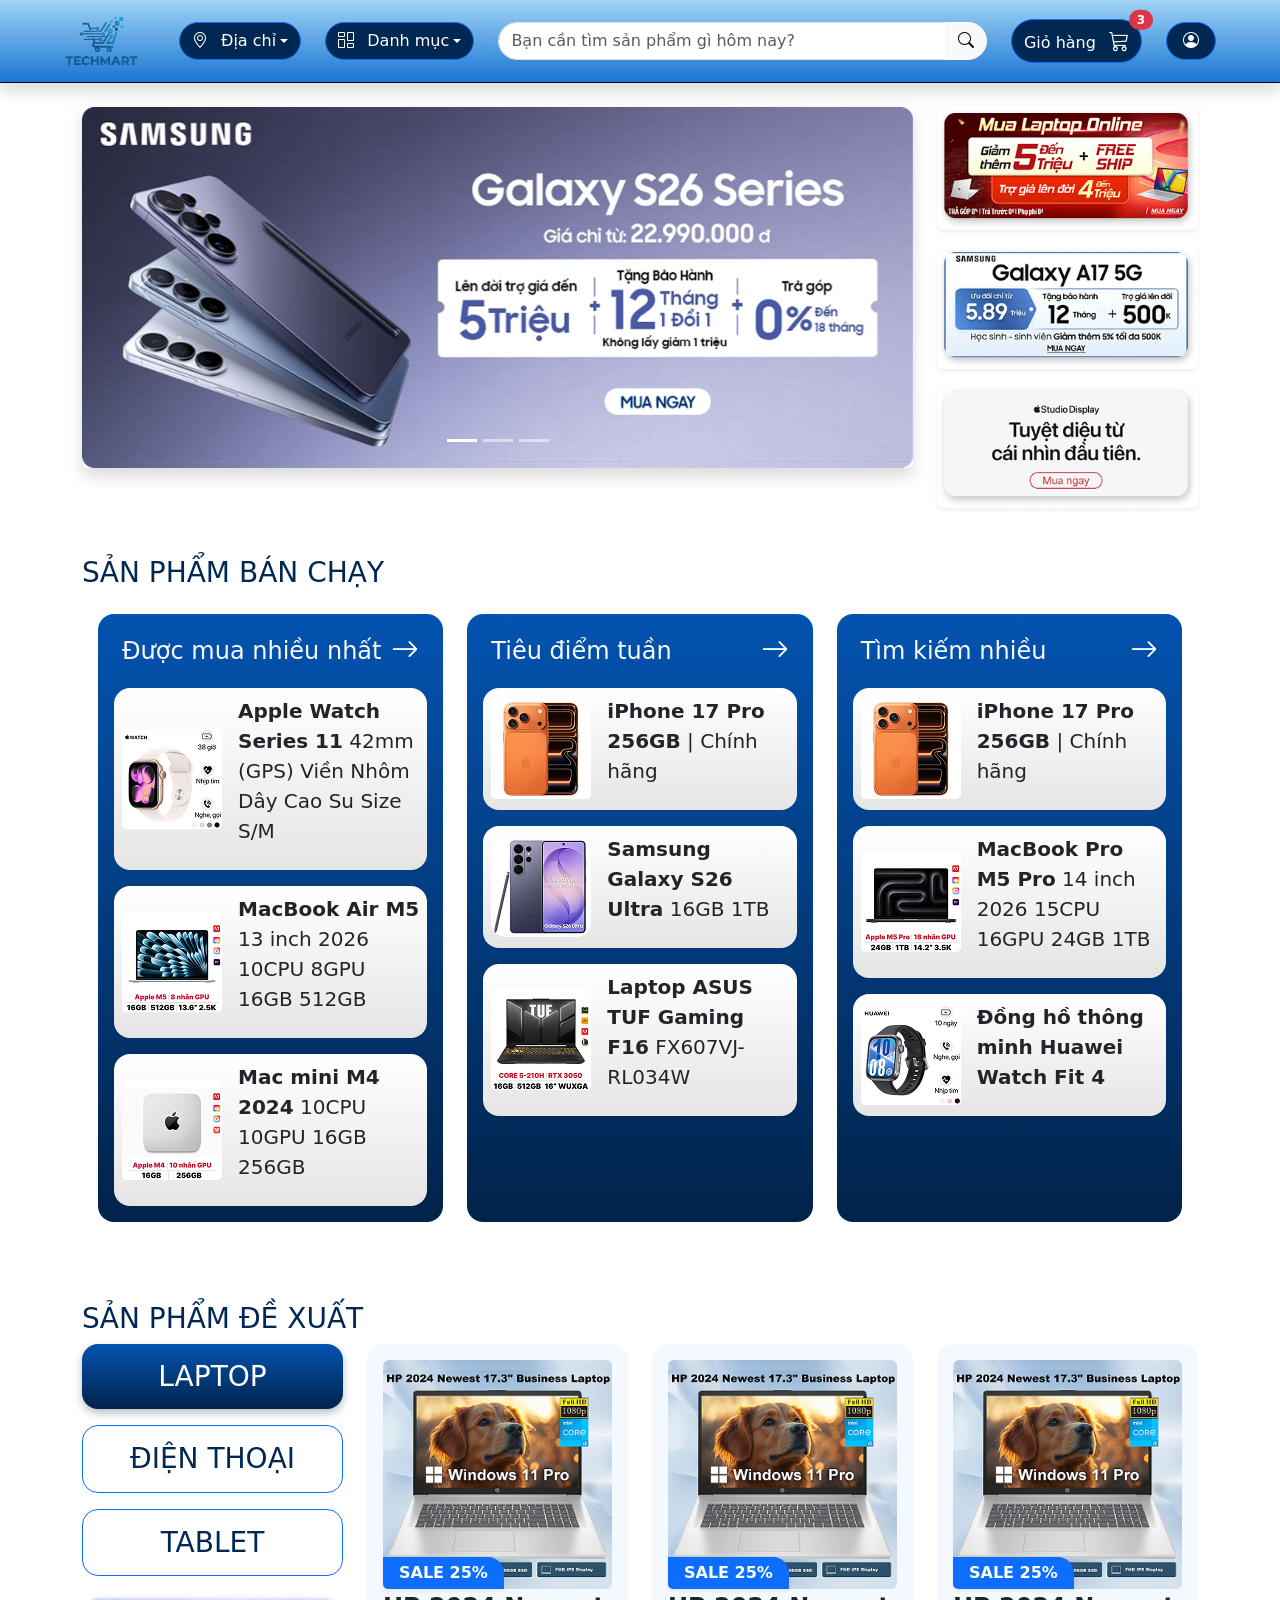
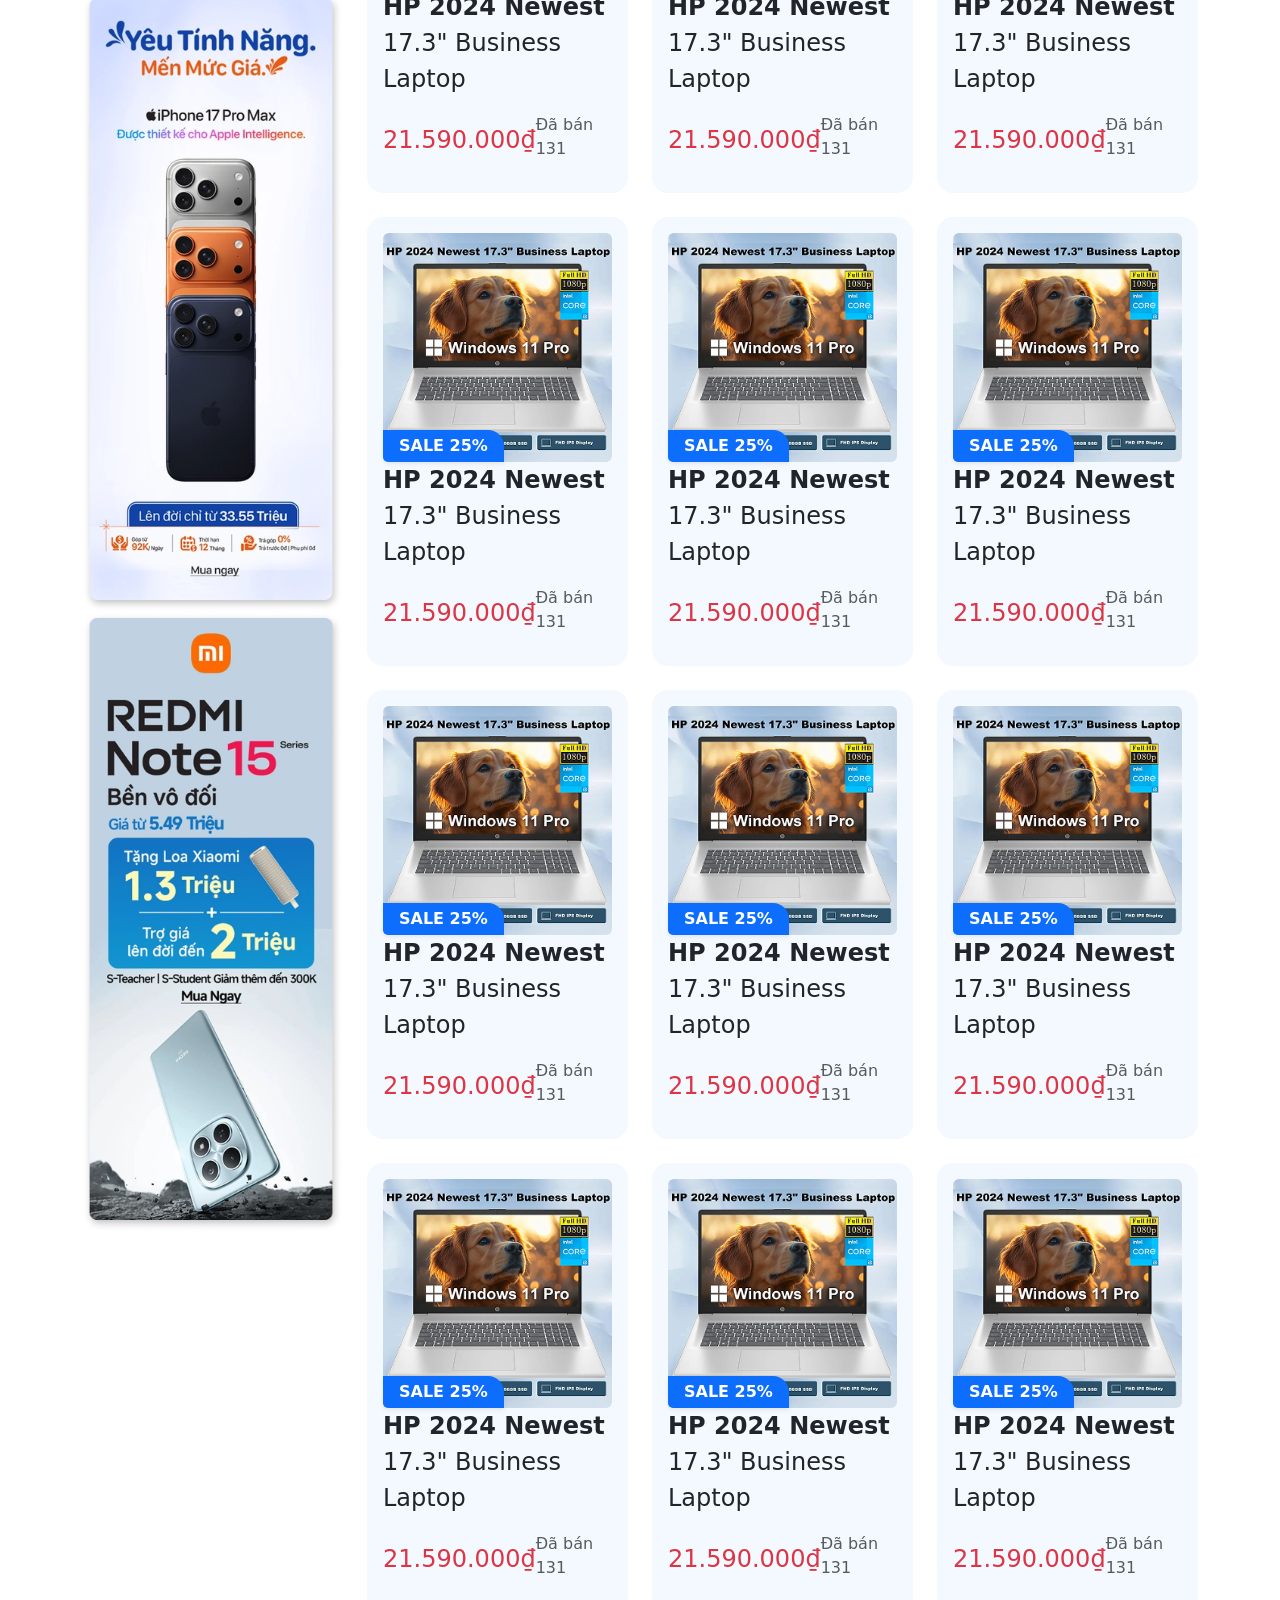
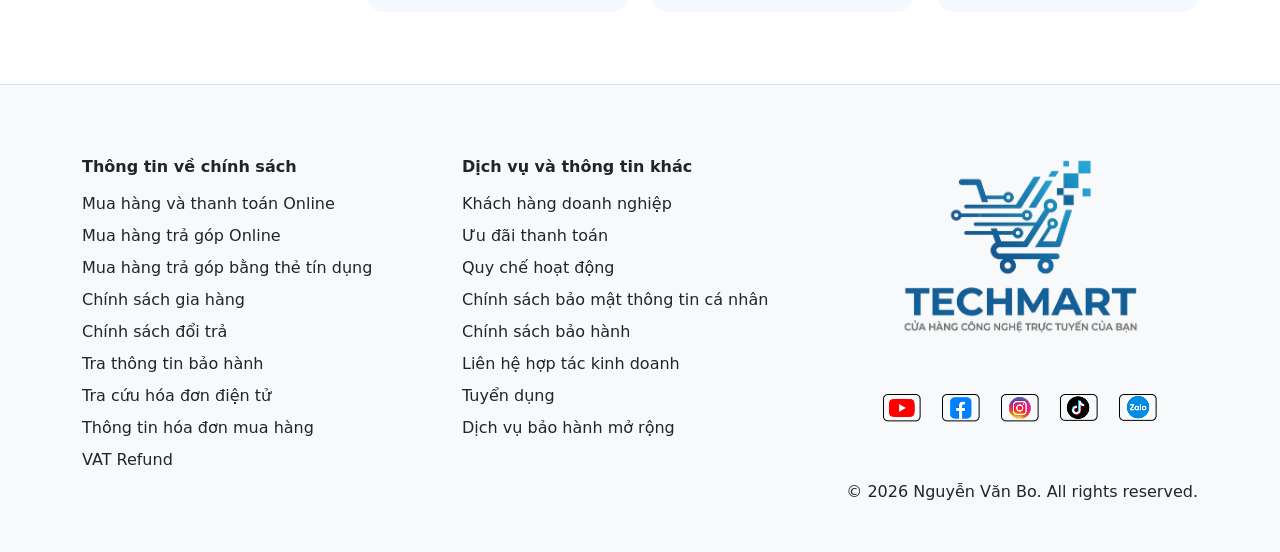
<file: index.html>
<!doctype html>
<html lang="en" data-bs-theme="light">
    <head>
        <title>TechMart</title>
        <link rel="icon" type="image/x-icon" href="favicon.png">
        <!-- Required meta tags -->
        <meta charset="utf-8" />
        <meta name="viewport" content="width=device-width, initial-scale=1" />

        <!-- Bootstrap CSS v5.3.8 -->
        <link
            href="https://cdn.jsdelivr.net/npm/bootstrap@5.3.8/dist/css/bootstrap.min.css"
            rel="stylesheet"
            integrity="sha384-sRIl4kxILFvY47J16cr9ZwB07vP4J8+LH7qKQnuqkuIAvNWLzeN8tE5YBujZqJLB"
            crossorigin="anonymous"
        />
        <link rel="stylesheet" href="https://cdn.jsdelivr.net/npm/bootstrap-icons@1.11.3/font/bootstrap-icons.min.css">
        <link rel="stylesheet" href="style.css">
        <link rel="icon" href="data:,">
    </head>

    <body>
        <header class="bg-primary text-white border-bottom border-1 border-black p-3 shadow sticky-top">
            <div class="container-fluid d-flex align-items-center justify-content-between gap-4 flex-wrap px-5">
                <a href="index.html"><img loading="lazy" src="img/Logo_TechMart_2-removebg.png" class="img-fluid me-3 order-first" style="max-height: 50px;" alt="TechMart"></a>

                <!-- Menu Hamburger -->
                <button class="btn btn-outline-light border-0 d-lg-none order-1" type="button" data-bs-toggle="collapse" data-bs-target="#menuThuGon" aria-expanded="false">
                    <i class="bi bi-list fs-1"></i>
                </button>

                <div class="collapse d-lg-flex flex-grow-1 mt-3 mt-lg-0 custom-mobile-break" id="menuThuGon">
                    <div class="d-flex flex-column flex-lg-row align-items-lg-center gap-4 w-100">
                
                        <!-- Nút chọn địa chỉ -->
                        <div class="dropdown order-2 order-lg-1">
                            <button class="button btn btn-primary dropdown-toggle d-flex align-items-center justify-content-between w-100 text-start text-lg-center" type="button" data-bs-toggle="dropdown"
                                aria-expanded="false">
                                <span><i class="bi bi-geo-alt me-2"></i> Địa chỉ</span>
                            </button>
                
                            <ul class="dropdown-menu p-3" style="min-width: 400px; max-height: 300px; overflow-y: auto;">
                                <li>
                                    <p class="text-center text-muted mb-3">Vui lòng chọn tỉnh, thành phố để biết chính xác giá, khuyến
                                        mãi và tồn kho</p>
                                </li>
                                <li>
                                    <div class="container-fluid px-0">
                                        <div class="row align-items-start">
                                            <div class="col"><a class="dropdown-item border-bottom border-black border-1" href="#">TP
                                                    HCM</a></div>
                                            <div class="col"><a class="dropdown-item border-bottom border-black border-1" href="#">Hà
                                                    Nội</a></div>
                                        </div>
                                        <div class="row">
                                            <div class="col"><a class="dropdown-item border-bottom border-black border-1" href="#">An
                                                    Giang</a></div>
                                            <div class="col"><a class="dropdown-item border-bottom border-black border-1" href="#">Bà
                                                    Rịa - Vũng Tàu</a>
                                            </div>
                                        </div>
                                        <div class="row">
                                            <div class="col"><a class="dropdown-item border-bottom border-black border-1" href="#">Bạc
                                                    Liêu</a></div>
                                            <div class="col"><a class="dropdown-item border-bottom border-black border-1" href="#">Bắc
                                                    Giang</a></div>
                                        </div>
                                        <div class="row">
                                            <div class="col"><a class="dropdown-item border-bottom border-black border-1" href="#">Bắc
                                                    Ninh</a></div>
                                            <div class="col"><a class="dropdown-item border-bottom border-black border-1" href="#">Bến
                                                    Tre</a></div>
                                        </div>
                                        <div class="row">
                                            <div class="col"><a class="dropdown-item border-bottom border-black border-1" href="#">Bình
                                                    Dương</a></div>
                                            <div class="col"><a class="dropdown-item border-bottom border-black border-1" href="#">Bình
                                                    Định</a></div>
                                        </div>
                                        <div class="row">
                                            <div class="col"><a class="dropdown-item border-bottom border-black border-1" href="#">Bình
                                                    Phước</a></div>
                                            <div class="col"><a class="dropdown-item border-bottom border-black border-1" href="#">Bình
                                                    Thuận</a></div>
                                        </div>
                                        <div class="row">
                                            <div class="col"><a class="dropdown-item border-bottom border-black border-1" href="#">Cà
                                                    Mau</a></div>
                                            <div class="col"><a class="dropdown-item border-bottom border-black border-1" href="#">Cần
                                                    Thơ</a></div>
                                        </div>
                                        <div class="row">
                                            <div class="col"><a class="dropdown-item border-bottom border-black border-1" href="#">Đà
                                                    Nẵng</a></div>
                                            <div class="col"><a class="dropdown-item border-bottom border-black border-1" href="#">Đắk
                                                    Lắk</a></div>
                                        </div>
                                        <div class="row">
                                            <div class="col"><a class="dropdown-item border-bottom border-black border-1" href="#">Đồng
                                                    Nai</a></div>
                                            <div class="col"><a class="dropdown-item border-bottom border-black border-1" href="#">Đồng
                                                    Tháp</a></div>
                                        </div>
                                        <div class="row">
                                            <div class="col"><a class="dropdown-item border-bottom border-black border-1" href="#">Gia
                                                    Lai</a></div>
                                            <div class="col"><a class="dropdown-item border-bottom border-black border-1" href="#">Hà
                                                    Nam</a></div>
                                        </div>
                                        <div class="row">
                                            <div class="col"><a class="dropdown-item border-bottom border-black border-1" href="#">Hà
                                                    Tỉnh</a></div>
                                            <div class="col"><a class="dropdown-item border-bottom border-black border-1" href="#">Hải
                                                    Dương</a></div>
                                        </div>
                                        <div class="row">
                                            <div class="col"><a class="dropdown-item border-bottom border-black border-1" href="#">Hải
                                                    Phòng</a></div>
                                            <div class="col"><a class="dropdown-item border-bottom border-black border-1" href="#">Khánh
                                                    Hòa</a></div>
                                        </div>
                                        <div class="row">
                                            <div class="col"><a class="dropdown-item border-bottom border-black border-1" href="#">Kiên
                                                    Giang</a></div>
                                            <div class="col"><a class="dropdown-item border-bottom border-black border-1" href="#">Lạng
                                                    Sơn</a></div>
                                        </div>
                                        <div class="row">
                                            <div class="col"><a class="dropdown-item border-bottom border-black border-1" href="#">Lâm
                                                    Đồng</a></div>
                                            <div class="col"><a class="dropdown-item border-bottom border-black border-1" href="#">Long
                                                    An</a></div>
                                        </div>
                                        <div class="row">
                                            <div class="col"><a class="dropdown-item border-bottom border-black border-1" href="#">Ninh
                                                    Bình</a></div>
                                            <div class="col"><a class="dropdown-item border-bottom border-black border-1" href="#">Ninh
                                                    Thuận</a></div>
                                        </div>
                                        <div class="row">
                                            <div class="col"><a class="dropdown-item border-bottom border-black border-1" href="#">Phú
                                                    Thọ</a></div>
                                            <div class="col"><a class="dropdown-item border-bottom border-black border-1" href="#">Quảng
                                                    Bình</a></div>
                                        </div>
                                        <div class="row">
                                            <div class="col"><a class="dropdown-item border-bottom border-black border-1" href="#">Sóc
                                                    Trăng</a></div>
                                            <div class="col"><a class="dropdown-item border-bottom border-black border-1" href="#">Tây
                                                    Ninh</a></div>
                                        </div>
                                        <div class="row">
                                            <div class="col"><a class="dropdown-item border-bottom border-black border-1" href="#">Thái
                                                    Bình</a></div>
                                            <div class="col"><a class="dropdown-item border-bottom border-black border-1" href="#">Thái
                                                    Nguyên</a></div>
                                        </div>
                                        <div class="row">
                                            <div class="col"><a class="dropdown-item border-bottom border-black border-1" href="#">Thanh
                                                    Hóa</a></div>
                                            <div class="col"><a class="dropdown-item border-bottom border-black border-1" href="#">Thừa
                                                    Thiên - Huế</a>
                                            </div>
                                        </div>
                                        <div class="row">
                                            <div class="col"><a class="dropdown-item border-bottom border-black border-1" href="#">Tiền
                                                    Giang</a></div>
                                            <div class="col"><a class="dropdown-item border-bottom border-black border-1" href="#">Trà
                                                    Vinh</a></div>
                                        </div>
                                        <div class="row">
                                            <div class="col"><a class="dropdown-item border-bottom border-black border-1" href="#">Vĩnh
                                                    Long</a></div>
                                            <div class="col"><a class="dropdown-item border-bottom border-black border-1" href="#">Vĩnh
                                                    Phúc</a></div>
                                        </div>
                                    </div>
                                </li>
                            </ul>
                        </div>
                
                        <!-- Nút danh mục -->
                        <div class="dropdown order-3 order-lg-1">
                            <button class="button btn btn-primary dropdown-toggle d-flex align-items-center justify-content-between w-100 text-start text-lg-center" type="button" data-bs-toggle="dropdown"
                                aria-expanded="false">
                                <span><i class="bi bi-columns-gap me-2"></i> Danh mục</span>
                            </button>
                
                            <ul class="dropdown-menu p-2" style="min-width: 200px;">
                                <li>
                                    <a class="dropdown-item d-flex justify-content-between align-items-center py-2" href="category_laptop.html">
                                        <span><i class="bi bi-laptop me-2"></i> Laptop</span>
                                        <i class="bi bi-arrow-right-short fs-5"></i>
                                    </a>
                                </li>
                                <li>
                                    <a class="dropdown-item d-flex justify-content-between align-items-center py-2" href="category_phone.html">
                                        <span><i class="bi bi-phone me-2"></i> Điện thoại</span>
                                        <i class="bi bi-arrow-right-short fs-5"></i>
                                    </a>
                                </li>
                                <li>
                                    <a class="dropdown-item d-flex justify-content-between align-items-center py-2" href="category_tablet.html">
                                        <span><i class="bi bi-tablet me-2"></i> Tablet</span>
                                        <i class="bi bi-arrow-right-short fs-5"></i>
                                    </a>
                                </li>
                            </ul>
                        </div>
                
                        <!-- Thanh tìm kiếm -->
                        <form class="form-search d-flex flex-grow-1 order-0 order-lg-2" role="search">
                            <div class="input-group">
                                <input type="text" class="form-control rounded-start-pill"
                                    placeholder="Bạn cần tìm sản phẩm gì hôm nay?" aria-label="Search">
                                <button class="btn btn-light rounded-end-pill" type="submit">
                                    <i class="bi bi-search"></i>
                                </button>
                            </div>
                        </form>
                
                        <!-- Giỏ hàng -->
                        <a class="button btn btn-primary position-relative order-1 order-lg-3" href="cart.html">
                            Giỏ hàng <i class="bi bi-cart3 fs-5 ms-2"></i>
                            <span class="position-absolute top-0 start-100 translate-middle badge rounded-pill bg-danger">
                                3
                            </span>
                        </a>
                
                        <!-- Tùy chọn người dùng -->
                        <div class="dropdown order-lg-0 order-lg-4">
                            <button class="button btn btn-primary px-3 w-100 text-start text-lg-center" type="button" data-bs-toggle="dropdown" aria-expanded="false">
                                <i class="bi bi-person-circle"></i>
                                <span class="d-inline d-lg-none ps-2">Tài khoản</span>
                            </button>
                
                            <ul class="dropdown-menu p-3" style="min-width: 300px;">
                                <img loading="lazy" src="img/User.png" class="img-fluid rounded-circle d-block mx-auto" style="max-height: 75px;"alt="User">
                                <div class="container pt-3 border-bottom border-black p-2">
                                    <button class="button btn btn-primary px-4 flex-fill" type="button">
                                        Đăng nhập
                                    </button>
                                    <button class="btn btn-outline-dark rounded-pill px-4 flex-fill" type="button">
                                        Đăng ký
                                    </button>
                                </div>
                                <div class="container">
                                    <li class="border-bottom border-black p-2">
                                        <a class="dropdown-item d-flex justify-content-between align-items-center py-2" href="contact.html">
                                            <span>Liên hệ</span>
                                        </a>
                                    </li>
                                    <li class="border-bottom border-black p-2">
                                        <a class="dropdown-item d-flex justify-content-between align-items-center py-2" href="about_us.html">
                                            <span>About Us</span>
                                        </a>
                                    </li>
                                </div>
                            </ul>
                        </div>
                        
                    </div>
                </div>

            </div>
        </header>

        <main>
            <!-- Banner trượt -->
            <div class="container my-4">
                <div class="row">
                    <div class="col-lg-9 col-md-8 col-12 mb-4">
                        <div id="bannerTruot" class="carousel slide" data-bs-ride="carousel" data-bs-interval="3000">
            
                            <div class="carousel-indicators">
                                <button type="button" data-bs-target="#bannerTruot" data-bs-slide-to="0" class="active"
                                    aria-current="true" aria-label="Slide 1"></button>
                                <button type="button" data-bs-target="#bannerTruot" data-bs-slide-to="1"
                                    aria-label="Slide 2"></button>
                                <button type="button" data-bs-target="#bannerTruot" data-bs-slide-to="2"
                                    aria-label="Slide 3"></button>
                            </div>
            
                            <div class="carousel-inner rounded shadow">
                                <div class="carousel-item active">
                                    <a href="product.html">
                                        <img loading="lazy" src="img/Banner1.png" class="d-block w-100" alt="Quảng cáo 1">
                                    </a>
                                </div>
            
                                <div class="carousel-item">
                                    <a href="#link-san-pham-2">
                                        <img loading="lazy" src="img/Banner2.png" class="d-block w-100" alt="Quảng cáo 2">
                                    </a>
                                </div>
            
                                <div class="carousel-item">
                                    <a href="#link-san-pham-3">
                                        <img loading="lazy" src="img/Banner3.png" class="d-block w-100" alt="Quảng cáo 3">
                                    </a>
                                </div>
                            </div>
            
                            <button class="carousel-control-prev" type="button" data-bs-target="#bannerTruot" data-bs-slide="prev">
                                <span class="carousel-control-prev-icon" aria-hidden="true"></span>
                                <span class="visually-hidden">Previous</span>
                            </button>
                            <button class="carousel-control-next" type="button" data-bs-target="#bannerTruot" data-bs-slide="next">
                                <span class="carousel-control-next-icon" aria-hidden="true"></span>
                                <span class="visually-hidden">Next</span>
                            </button>
                        </div>
                    </div>
                    <div class="col-lg-3 col-md-4 col-12 mb-4 d-none d-md-block">
                        <div class="row h-100">
                            <div class="col-4 col-md-12 mb-md-3 mb-0">
                                <a href="#"><img loading="lazy" src="img/QC1.png" class="img-fluid rounded shadow-sm w-100 h-100 object-fit-cover" alt="Quảng cáo 1"></a>
                            </div>
                            <div class="col-4 col-md-12 mb-md-3 mb-0">
                                <a href="#"><img loading="lazy" src="img/QC2.png" class="img-fluid rounded shadow-sm w-100 h-100 object-fit-cover" alt="Quảng cáo 2"></a>
                            </div>
                            <div class="col-4 col-md-12">
                                <a href="#"><img loading="lazy" src="img/QC3.png" class="img-fluid rounded shadow-sm w-100 h-100 object-fit-cover" alt="Quảng cáo 3"></a>
                            </div>
                        </div>
                    </div>

                </div>
            </div>

            <!-- Sản phẩm bán chạy -->
            <div class="container my-4">
                <div class="row">
                    <p class="h3 h-color">SẢN PHẨM BÁN CHẠY</p>
                </div>
                <div class="row p-3 mb-5">
                    <div class="col col-lg-4 col-md-5 col-sm-12 mb-3">
                        <div class="box-introduction d-flex flex-column gap-3 h-100 p-3">
                            <div class="d-flex justify-content-between align-items-center ms-2 me-2">
                                <p class="h4 text-light mb-0">Được mua nhiều nhất</p>
                                <a href="#"><i class="bi bi-arrow-right text-white fs-3"></i></a>
                            </div>
                            <a href="#" class="text-decoration-none text-dark"><div class="box-product d-flex align-items-center p-2">
                                <img loading="lazy" src="img/img_products/apple-watch.png" class="me-3" alt="Apple Watch">
                                <p class="fs-5"><span class="fw-semibold">Apple Watch Series 11</span> 42mm (GPS) Viền Nhôm Dây Cao Su Size S/M</p>
                            </div></a>
                            <a href="#" class="text-decoration-none text-dark"><div class="box-product d-flex align-items-center p-2">
                                <img loading="lazy" src="img/img_products/macbook_air_m5.png" class="me-3" alt="Macbook Air M5">
                                <p class="fs-5"><span class="fw-semibold">MacBook Air M5</span> 13 inch 2026 10CPU 8GPU 16GB 512GB</p>
                            </div></a>
                            <a href="#" class="text-decoration-none text-dark"><div class="box-product d-flex align-items-center p-2">
                                <img loading="lazy" src="img/img_products/mac-mini.png" class="me-3" alt="Mac Mini">
                                <p class="fs-5"><span class="fw-semibold">Mac mini M4 2024</span> 10CPU 10GPU 16GB 256GB</p>
                            </div></a>
                        </div>
                    </div>
                    <div class="col col-lg-4 col-md-5 col-sm-12 mb-3">
                        <div class="box-introduction d-flex flex-column gap-3 h-100 p-3">
                            <div class="d-flex justify-content-between align-items-center ms-2 me-2">
                                <p class="h4 text-light mb-0">Tiêu điểm tuần</p>
                                <a href="#"><i class="bi bi-arrow-right text-white fs-3"></i></a>
                            </div>
                            <a href="#" class="text-decoration-none text-dark"><div class="box-product d-flex align-items-center p-2">
                                <img loading="lazy" src="img/img_products/iphone-17-pro-max.png" class="me-3" alt="iPhone 17 Pro Max">
                                <p class="fs-5"><span class="fw-semibold">iPhone 17 Pro 256GB</span> | Chính hãng</p>
                            </div></a>
                            <a href="product.html" class="text-decoration-none text-dark"><div class="box-product d-flex align-items-center p-2">
                                <img loading="lazy" src="img/img_products/samsung-galaxy-s26-ultra.png" class="me-3" alt="Samsung Galaxy S26 Ultra">
                                <p class="fs-5"><span class="fw-semibold">Samsung Galaxy S26 Ultra</span> 16GB 1TB</p>
                            </div></a>
                            <a href="#" class="text-decoration-none text-dark"><div class="box-product d-flex align-items-center p-2">
                                <img loading="lazy" src="img/img_products/tuf_gaming.png" class="me-3" alt="Laptop Asus TUF">
                                <p class="fs-5"><span class="fw-semibold">Laptop ASUS TUF Gaming F16</span> FX607VJ-RL034W</p>
                            </div></a>
                        </div>
                    </div>
                    <div class="col col-lg-4 col-md-5 col-sm-12 mb-3">
                        <div class="box-introduction d-flex flex-column gap-3 h-100 p-3">
                            <div class="d-flex justify-content-between align-items-center ms-2 me-2">
                                <p class="h4 text-light mb-0">Tìm kiếm nhiều</p>
                                <a href="#"><i class="bi bi-arrow-right text-white fs-3"></i></a>
                            </div>
                            <a href="#" class="text-decoration-none text-dark"><div class="box-product d-flex align-items-center p-2">
                                <img loading="lazy" src="img/img_products/iphone-17-pro-max.png" class="me-3" alt="iPhone 17 Pro Max">
                                <p class="fs-5"><span class="fw-semibold">iPhone 17 Pro 256GB</span> | Chính hãng</p>
                            </div></a>
                            <a href="#" class="text-decoration-none text-dark"><div class="box-product d-flex align-items-center p-2">
                                <img loading="lazy" src="img/img_products/macbook_pro_m5_pro.png" class="me-3" alt="Macbook Pro M5 Pro">
                                <p class="fs-5"><span class="fw-semibold">MacBook Pro M5 Pro</span> 14 inch 2026 15CPU 16GPU 24GB 1TB</p>
                            </div></a>
                            <a href="#" class="text-decoration-none text-dark"><div class="box-product d-flex align-items-center p-2">
                                <img loading="lazy" src="img/img_products/huawei_watch.png" class="me-3" alt="Huawei Watch Fit 4">
                                <p class="fs-5"><span class="fw-semibold">Đồng hồ thông minh Huawei Watch Fit 4</span></p>
                            </div></a>
                        </div>
                    </div>
                </div>
            </div>

            <!-- Sản phẩm đề xuất -->
            <div class="container my-4" id="khu-vuc-san-pham">
                <div class="row">
                    <p class="h3 h-color">SẢN PHẨM ĐỀ XUẤT</p>
                </div>

                <div class="row">
                    <!-- Chọn loại sản phẩm & Banner quảng cáo dọc -->
                    <div class="col-md-3 col-12 mb-3">
                            <!-- Chọn loại sản phẩm -->
                            <div class="nav flex-column nav-pills" role="tablist" aria-orientation="vertical">
                                <button class="box-tab btn btn-primary p-3 mb-3 active" id="tab-laptop" data-bs-target="#content-laptop" type="button" data-bs-toggle="pill" role="tab">
                                    <span class="h3">LAPTOP</span>
                                </button>
                                <button class="box-tab btn btn-primary p-3 mb-3" id="tab-phone" data-bs-target="#content-phone" type="button" data-bs-toggle="pill" role="tab">
                                    <span class="h3">ĐIỆN THOẠI</span>
                                </button>
                                <button class="box-tab btn btn-primary p-3 mb-3" id="tab-tablet" data-bs-target="#content-tablet" type="button" data-bs-toggle="pill" role="tab">
                                    <span class="h3">TABLET</span>
                                </button>
                            </div>

                            <!-- Banner quảng cáo dọc -->
                             <div class="row d-flex flex-column d-none d-md-block">
                                <div class="col">
                                    <img loading="lazy" src="img/QC_D1.png" class="img-fluid" alt="Banner dọc 1">
                                </div>
                                <div class="col">
                                    <img loading="lazy" src="img/QC_D2.png" class="img-fluid" alt="Banner dọc 2">
                                </div>
                             </div>
                    </div>

                    <!-- Hiện thị sản phẩm theo tab được chọn -->
                    <div class="col">
                        <div class="tab-content">
                    
                            <!-- Tab hiển thị sản phẩm laptop -->
                            <div class="tab-pane fade show active" id="content-laptop" role="tabpanel">
                                <div class="row">
                                    <div class="col-lg-4 col-md-6 col-6">
                                        <a href="#" class="text-decoration-none text-reset">
                                            <div class="box-product-info p-3 mb-4">
                                                <div class="position-relative d-inline-block">
                                                    <img loading="lazy" src="img/img_products/laptop.png" class="img-fluid rounded" alt="Ảnh sản phẩm">
                                                    <span class="box-sale position-absolute bottom-0 start-0 badge bg-primary p-2 px-3 fs-6 shadow-sm">
                                                        SALE 25%
                                                    </span>
                                                </div>
                                                <p class="fs-4"><span class="fw-semibold">HP 2024 Newest</span> 17.3" Business Laptop</p>
                                                <div class="d-flex justify-content-between align-items-center">
                                                    <p class="text-danger h4">21.590.000₫</p>
                                                    <p class="text-muted">Đã bán 131</p>
                                                </div>
                                            </div>
                                        </a>
                                        <a href="#" class="text-decoration-none text-reset">
                                            <div class="box-product-info p-3 mb-4">
                                                <div class="position-relative d-inline-block">
                                                    <img loading="lazy" src="img/img_products/laptop.png" class="img-fluid rounded" alt="Ảnh sản phẩm">
                                                    <span class="box-sale position-absolute bottom-0 start-0 badge bg-primary p-2 px-3 fs-6 shadow-sm">
                                                        SALE 25%
                                                    </span>
                                                </div>
                                                <p class="fs-4"><span class="fw-semibold">HP 2024 Newest</span> 17.3" Business Laptop</p>
                                                <div class="d-flex justify-content-between align-items-center">
                                                    <p class="text-danger h4">21.590.000₫</p>
                                                    <p class="text-muted">Đã bán 131</p>
                                                </div>
                                            </div>
                                        </a>
                                        <a href="#" class="text-decoration-none text-reset">
                                            <div class="box-product-info p-3 mb-4">
                                                <div class="position-relative d-inline-block">
                                                    <img loading="lazy" src="img/img_products/laptop.png" class="img-fluid rounded" alt="Ảnh sản phẩm">
                                                    <span class="box-sale position-absolute bottom-0 start-0 badge bg-primary p-2 px-3 fs-6 shadow-sm">
                                                        SALE 25%
                                                    </span>
                                                </div>
                                                <p class="fs-4"><span class="fw-semibold">HP 2024 Newest</span> 17.3" Business Laptop</p>
                                                <div class="d-flex justify-content-between align-items-center">
                                                    <p class="text-danger h4">21.590.000₫</p>
                                                    <p class="text-muted">Đã bán 131</p>
                                                </div>
                                            </div>
                                        </a>
                                        <a href="#" class="text-decoration-none text-reset">
                                            <div class="box-product-info p-3 mb-4">
                                                <div class="position-relative d-inline-block">
                                                    <img loading="lazy" src="img/img_products/laptop.png" class="img-fluid rounded" alt="Ảnh sản phẩm">
                                                    <span class="box-sale position-absolute bottom-0 start-0 badge bg-primary p-2 px-3 fs-6 shadow-sm">
                                                        SALE 25%
                                                    </span>
                                                </div>
                                                <p class="fs-4"><span class="fw-semibold">HP 2024 Newest</span> 17.3" Business Laptop</p>
                                                <div class="d-flex justify-content-between align-items-center">
                                                    <p class="text-danger h4">21.590.000₫</p>
                                                    <p class="text-muted">Đã bán 131</p>
                                                </div>
                                            </div>
                                        </a>
                                    </div>
                                    <div class="col-lg-4 col-md-6 col-6">
                                        <a href="#" class="text-decoration-none text-reset">
                                            <div class="box-product-info p-3 mb-4">
                                                <div class="position-relative d-inline-block">
                                                    <img loading="lazy" src="img/img_products/laptop.png" class="img-fluid rounded" alt="Ảnh sản phẩm">
                                                    <span class="box-sale position-absolute bottom-0 start-0 badge bg-primary p-2 px-3 fs-6 shadow-sm">
                                                        SALE 25%
                                                    </span>
                                                </div>
                                                <p class="fs-4"><span class="fw-semibold">HP 2024 Newest</span> 17.3" Business Laptop</p>
                                                <div class="d-flex justify-content-between align-items-center">
                                                    <p class="text-danger h4">21.590.000₫</p>
                                                    <p class="text-muted">Đã bán 131</p>
                                                </div>
                                            </div>
                                        </a>
                                        <a href="#" class="text-decoration-none text-reset">
                                            <div class="box-product-info p-3 mb-4">
                                                <div class="position-relative d-inline-block">
                                                    <img loading="lazy" src="img/img_products/laptop.png" class="img-fluid rounded" alt="Ảnh sản phẩm">
                                                    <span class="box-sale position-absolute bottom-0 start-0 badge bg-primary p-2 px-3 fs-6 shadow-sm">
                                                        SALE 25%
                                                    </span>
                                                </div>
                                                <p class="fs-4"><span class="fw-semibold">HP 2024 Newest</span> 17.3" Business Laptop</p>
                                                <div class="d-flex justify-content-between align-items-center">
                                                    <p class="text-danger h4">21.590.000₫</p>
                                                    <p class="text-muted">Đã bán 131</p>
                                                </div>
                                            </div>
                                        </a>
                                        <a href="#" class="text-decoration-none text-reset">
                                            <div class="box-product-info p-3 mb-4">
                                                <div class="position-relative d-inline-block">
                                                    <img loading="lazy" src="img/img_products/laptop.png" class="img-fluid rounded" alt="Ảnh sản phẩm">
                                                    <span class="box-sale position-absolute bottom-0 start-0 badge bg-primary p-2 px-3 fs-6 shadow-sm">
                                                        SALE 25%
                                                    </span>
                                                </div>
                                                <p class="fs-4"><span class="fw-semibold">HP 2024 Newest</span> 17.3" Business Laptop</p>
                                                <div class="d-flex justify-content-between align-items-center">
                                                    <p class="text-danger h4">21.590.000₫</p>
                                                    <p class="text-muted">Đã bán 131</p>
                                                </div>
                                            </div>
                                        </a>
                                        <a href="#" class="text-decoration-none text-reset">
                                            <div class="box-product-info p-3 mb-4">
                                                <div class="position-relative d-inline-block">
                                                    <img loading="lazy" src="img/img_products/laptop.png" class="img-fluid rounded" alt="Ảnh sản phẩm">
                                                    <span class="box-sale position-absolute bottom-0 start-0 badge bg-primary p-2 px-3 fs-6 shadow-sm">
                                                        SALE 25%
                                                    </span>
                                                </div>
                                                <p class="fs-4"><span class="fw-semibold">HP 2024 Newest</span> 17.3" Business Laptop</p>
                                                <div class="d-flex justify-content-between align-items-center">
                                                    <p class="text-danger h4">21.590.000₫</p>
                                                    <p class="text-muted">Đã bán 131</p>
                                                </div>
                                            </div>
                                        </a>
                                    </div>
                                    <div class="col-lg-4 d-none d-lg-block">
                                        <a href="#" class="text-decoration-none text-reset">
                                            <div class="box-product-info p-3 mb-4">
                                                <div class="position-relative d-inline-block">
                                                    <img loading="lazy" src="img/img_products/laptop.png" class="img-fluid rounded" alt="Ảnh sản phẩm">
                                                    <span class="box-sale position-absolute bottom-0 start-0 badge bg-primary p-2 px-3 fs-6 shadow-sm">
                                                        SALE 25%
                                                    </span>
                                                </div>
                                                <p class="fs-4"><span class="fw-semibold">HP 2024 Newest</span> 17.3" Business Laptop</p>
                                                <div class="d-flex justify-content-between align-items-center">
                                                    <p class="text-danger h4">21.590.000₫</p>
                                                    <p class="text-muted">Đã bán 131</p>
                                                </div>
                                            </div>
                                        </a>
                                        <a href="#" class="text-decoration-none text-reset">
                                            <div class="box-product-info p-3 mb-4">
                                                <div class="position-relative d-inline-block">
                                                    <img loading="lazy" src="img/img_products/laptop.png" class="img-fluid rounded" alt="Ảnh sản phẩm">
                                                    <span class="box-sale position-absolute bottom-0 start-0 badge bg-primary p-2 px-3 fs-6 shadow-sm">
                                                        SALE 25%
                                                    </span>
                                                </div>
                                                <p class="fs-4"><span class="fw-semibold">HP 2024 Newest</span> 17.3" Business Laptop</p>
                                                <div class="d-flex justify-content-between align-items-center">
                                                    <p class="text-danger h4">21.590.000₫</p>
                                                    <p class="text-muted">Đã bán 131</p>
                                                </div>
                                            </div>
                                        </a>
                                        <a href="#" class="text-decoration-none text-reset">
                                            <div class="box-product-info p-3 mb-4">
                                                <div class="position-relative d-inline-block">
                                                    <img loading="lazy" src="img/img_products/laptop.png" class="img-fluid rounded" alt="Ảnh sản phẩm">
                                                    <span class="box-sale position-absolute bottom-0 start-0 badge bg-primary p-2 px-3 fs-6 shadow-sm">
                                                        SALE 25%
                                                    </span>
                                                </div>
                                                <p class="fs-4"><span class="fw-semibold">HP 2024 Newest</span> 17.3" Business Laptop</p>
                                                <div class="d-flex justify-content-between align-items-center">
                                                    <p class="text-danger h4">21.590.000₫</p>
                                                    <p class="text-muted">Đã bán 131</p>
                                                </div>
                                            </div>
                                        </a>
                                        <a href="#" class="text-decoration-none text-reset">
                                            <div class="box-product-info p-3 mb-4">
                                                <div class="position-relative d-inline-block">
                                                    <img loading="lazy" src="img/img_products/laptop.png" class="img-fluid rounded" alt="Ảnh sản phẩm">
                                                    <span class="box-sale position-absolute bottom-0 start-0 badge bg-primary p-2 px-3 fs-6 shadow-sm">
                                                        SALE 25%
                                                    </span>
                                                </div>
                                                <p class="fs-4"><span class="fw-semibold">HP 2024 Newest</span> 17.3" Business Laptop</p>
                                                <div class="d-flex justify-content-between align-items-center">
                                                    <p class="text-danger h4">21.590.000₫</p>
                                                    <p class="text-muted">Đã bán 131</p>
                                                </div>
                                            </div>
                                        </a>
                                    </div>
                                </div>
                            </div>
                    
                            <!-- Tab hiển thị sản phẩm điện thoại -->
                            <div class="tab-pane fade" id="content-phone" role="tabpanel">
                                <div class="row">
                                    <div class="col-lg-4 col-md-6 col-6">
                                        <a href="product.html" class="text-decoration-none text-reset">
                                            <div class="box-product-info p-3 mb-4">
                                                <div class="position-relative d-inline-block">
                                                    <img loading="lazy" src="img/img_products/phone.png" class="img-fluid rounded" alt="Ảnh sản phẩm">
                                                    <span class="box-sale position-absolute bottom-0 start-0 badge bg-primary p-2 px-3 fs-6 shadow-sm">
                                                        SALE 8/3
                                                    </span>
                                                </div>
                                                <p class="fs-4"><span class="fw-semibold">Samsung Galaxy S26 Ultra</span> 12GB 256GB</p>
                                                <div class="d-flex justify-content-between align-items-center">
                                                    <p class="text-danger h4">29.590.000₫</p>
                                                    <p class="text-muted">Đã bán 242</p>
                                                </div>
                                            </div>
                                        </a>
                                        <a href="product.html" class="text-decoration-none text-reset">
                                            <div class="box-product-info p-3 mb-4">
                                                <div class="position-relative d-inline-block">
                                                    <img loading="lazy" src="img/img_products/phone.png" class="img-fluid rounded" alt="Ảnh sản phẩm">
                                                    <span class="box-sale position-absolute bottom-0 start-0 badge bg-primary p-2 px-3 fs-6 shadow-sm">
                                                        SALE 8/3
                                                    </span>
                                                </div>
                                                <p class="fs-4"><span class="fw-semibold">Samsung Galaxy S26 Ultra</span> 12GB 256GB</p>
                                                <div class="d-flex justify-content-between align-items-center">
                                                    <p class="text-danger h4">29.590.000₫</p>
                                                    <p class="text-muted">Đã bán 242</p>
                                                </div>
                                            </div>
                                        </a>
                                        <a href="product.html" class="text-decoration-none text-reset">
                                            <div class="box-product-info p-3 mb-4">
                                                <div class="position-relative d-inline-block">
                                                    <img loading="lazy" src="img/img_products/phone.png" class="img-fluid rounded" alt="Ảnh sản phẩm">
                                                    <span class="box-sale position-absolute bottom-0 start-0 badge bg-primary p-2 px-3 fs-6 shadow-sm">
                                                        SALE 8/3
                                                    </span>
                                                </div>
                                                <p class="fs-4"><span class="fw-semibold">Samsung Galaxy S26 Ultra</span> 12GB 256GB</p>
                                                <div class="d-flex justify-content-between align-items-center">
                                                    <p class="text-danger h4">29.590.000₫</p>
                                                    <p class="text-muted">Đã bán 242</p>
                                                </div>
                                            </div>
                                        </a>
                                        <a href="product.html" class="text-decoration-none text-reset">
                                            <div class="box-product-info p-3 mb-4">
                                                <div class="position-relative d-inline-block">
                                                    <img loading="lazy" src="img/img_products/phone.png" class="img-fluid rounded" alt="Ảnh sản phẩm">
                                                    <span class="box-sale position-absolute bottom-0 start-0 badge bg-primary p-2 px-3 fs-6 shadow-sm">
                                                        SALE 8/3
                                                    </span>
                                                </div>
                                                <p class="fs-4"><span class="fw-semibold">Samsung Galaxy S26 Ultra</span> 12GB 256GB</p>
                                                <div class="d-flex justify-content-between align-items-center">
                                                    <p class="text-danger h4">29.590.000₫</p>
                                                    <p class="text-muted">Đã bán 242</p>
                                                </div>
                                            </div>
                                        </a>
                                    </div>
                                    <div class="col-lg-4 col-md-6 col-6">
                                        <a href="product.html" class="text-decoration-none text-reset">
                                            <div class="box-product-info p-3 mb-4">
                                                <div class="position-relative d-inline-block">
                                                    <img loading="lazy" src="img/img_products/phone.png" class="img-fluid rounded" alt="Ảnh sản phẩm">
                                                    <span class="box-sale position-absolute bottom-0 start-0 badge bg-primary p-2 px-3 fs-6 shadow-sm">
                                                        SALE 8/3
                                                    </span>
                                                </div>
                                                <p class="fs-4"><span class="fw-semibold">Samsung Galaxy S26 Ultra</span> 12GB 256GB</p>
                                                <div class="d-flex justify-content-between align-items-center">
                                                    <p class="text-danger h4">29.590.000₫</p>
                                                    <p class="text-muted">Đã bán 242</p>
                                                </div>
                                            </div>
                                        </a>
                                        <a href="product.html" class="text-decoration-none text-reset">
                                            <div class="box-product-info p-3 mb-4">
                                                <div class="position-relative d-inline-block">
                                                    <img loading="lazy" src="img/img_products/phone.png" class="img-fluid rounded" alt="Ảnh sản phẩm">
                                                    <span class="box-sale position-absolute bottom-0 start-0 badge bg-primary p-2 px-3 fs-6 shadow-sm">
                                                        SALE 8/3
                                                    </span>
                                                </div>
                                                <p class="fs-4"><span class="fw-semibold">Samsung Galaxy S26 Ultra</span> 12GB 256GB</p>
                                                <div class="d-flex justify-content-between align-items-center">
                                                    <p class="text-danger h4">29.590.000₫</p>
                                                    <p class="text-muted">Đã bán 242</p>
                                                </div>
                                            </div>
                                        </a>
                                        <a href="product.html" class="text-decoration-none text-reset">
                                            <div class="box-product-info p-3 mb-4">
                                                <div class="position-relative d-inline-block">
                                                    <img loading="lazy" src="img/img_products/phone.png" class="img-fluid rounded" alt="Ảnh sản phẩm">
                                                    <span class="box-sale position-absolute bottom-0 start-0 badge bg-primary p-2 px-3 fs-6 shadow-sm">
                                                        SALE 8/3
                                                    </span>
                                                </div>
                                                <p class="fs-4"><span class="fw-semibold">Samsung Galaxy S26 Ultra</span> 12GB 256GB</p>
                                                <div class="d-flex justify-content-between align-items-center">
                                                    <p class="text-danger h4">29.590.000₫</p>
                                                    <p class="text-muted">Đã bán 242</p>
                                                </div>
                                            </div>
                                        </a>
                                        <a href="product.html" class="text-decoration-none text-reset">
                                            <div class="box-product-info p-3 mb-4">
                                                <div class="position-relative d-inline-block">
                                                    <img loading="lazy" src="img/img_products/phone.png" class="img-fluid rounded" alt="Ảnh sản phẩm">
                                                    <span class="box-sale position-absolute bottom-0 start-0 badge bg-primary p-2 px-3 fs-6 shadow-sm">
                                                        SALE 8/3
                                                    </span>
                                                </div>
                                                <p class="fs-4"><span class="fw-semibold">Samsung Galaxy S26 Ultra</span> 12GB 256GB</p>
                                                <div class="d-flex justify-content-between align-items-center">
                                                    <p class="text-danger h4">29.590.000₫</p>
                                                    <p class="text-muted">Đã bán 242</p>
                                                </div>
                                            </div>
                                        </a>
                                    </div>
                                    <div class="col-lg-4 d-none d-lg-block">
                                        <a href="product.html" class="text-decoration-none text-reset">
                                            <div class="box-product-info p-3 mb-4">
                                                <div class="position-relative d-inline-block">
                                                    <img loading="lazy" src="img/img_products/phone.png" class="img-fluid rounded" alt="Ảnh sản phẩm">
                                                    <span class="box-sale position-absolute bottom-0 start-0 badge bg-primary p-2 px-3 fs-6 shadow-sm">
                                                        SALE 8/3
                                                    </span>
                                                </div>
                                                <p class="fs-4"><span class="fw-semibold">Samsung Galaxy S26 Ultra</span> 12GB 256GB</p>
                                                <div class="d-flex justify-content-between align-items-center">
                                                    <p class="text-danger h4">29.590.000₫</p>
                                                    <p class="text-muted">Đã bán 242</p>
                                                </div>
                                            </div>
                                        </a>
                                        <a href="product.html" class="text-decoration-none text-reset">
                                            <div class="box-product-info p-3 mb-4">
                                                <div class="position-relative d-inline-block">
                                                    <img loading="lazy" src="img/img_products/phone.png" class="img-fluid rounded" alt="Ảnh sản phẩm">
                                                    <span class="box-sale position-absolute bottom-0 start-0 badge bg-primary p-2 px-3 fs-6 shadow-sm">
                                                        SALE 8/3
                                                    </span>
                                                </div>
                                                <p class="fs-4"><span class="fw-semibold">Samsung Galaxy S26 Ultra</span> 12GB 256GB</p>
                                                <div class="d-flex justify-content-between align-items-center">
                                                    <p class="text-danger h4">29.590.000₫</p>
                                                    <p class="text-muted">Đã bán 242</p>
                                                </div>
                                            </div>
                                        </a>
                                        <a href="product.html" class="text-decoration-none text-reset">
                                            <div class="box-product-info p-3 mb-4">
                                                <div class="position-relative d-inline-block">
                                                    <img loading="lazy" src="img/img_products/phone.png" class="img-fluid rounded" alt="Ảnh sản phẩm">
                                                    <span class="box-sale position-absolute bottom-0 start-0 badge bg-primary p-2 px-3 fs-6 shadow-sm">
                                                        SALE 8/3
                                                    </span>
                                                </div>
                                                <p class="fs-4"><span class="fw-semibold">Samsung Galaxy S26 Ultra</span> 12GB 256GB</p>
                                                <div class="d-flex justify-content-between align-items-center">
                                                    <p class="text-danger h4">29.590.000₫</p>
                                                    <p class="text-muted">Đã bán 242</p>
                                                </div>
                                            </div>
                                        </a>
                                        <a href="product.html" class="text-decoration-none text-reset">
                                            <div class="box-product-info p-3 mb-4">
                                                <div class="position-relative d-inline-block">
                                                    <img loading="lazy" src="img/img_products/phone.png" class="img-fluid rounded" alt="Ảnh sản phẩm">
                                                    <span class="box-sale position-absolute bottom-0 start-0 badge bg-primary p-2 px-3 fs-6 shadow-sm">
                                                        SALE 8/3
                                                    </span>
                                                </div>
                                                <p class="fs-4"><span class="fw-semibold">Samsung Galaxy S26 Ultra</span> 12GB 256GB</p>
                                                <div class="d-flex justify-content-between align-items-center">
                                                    <p class="text-danger h4">29.590.000₫</p>
                                                    <p class="text-muted">Đã bán 242</p>
                                                </div>
                                            </div>
                                        </a>
                                    </div>
                                </div>
                            </div>
                            
                            <!-- Tab hiển thị sản phẩm tablet -->
                            <div class="tab-pane fade" id="content-tablet" role="tabpanel">
                                <div class="row">
                                    <div class="col-lg-4 col-md-6 col-6">
                                        <a href="#" class="text-decoration-none text-reset">
                                            <div class="box-product-info p-3 mb-4">
                                                <div class="position-relative d-inline-block">
                                                    <img loading="lazy" src="img/img_products/tablet.png" class="img-fluid rounded" alt="Ảnh sản phẩm">
                                                    <span class="box-sale position-absolute bottom-0 start-0 badge bg-primary p-2 px-3 fs-6 shadow-sm">
                                                        SALE 25%
                                                    </span>
                                                </div>
                                                <p class="fs-4"><span class="fw-semibold">Samsung Galaxy Tab S11</span> Wifi 12GB 128GB</p>
                                                <div class="d-flex justify-content-between align-items-center">
                                                    <p class="text-danger h4">19.990.000₫</p>
                                                    <p class="text-muted">Đã bán 366</p>
                                                </div>
                                            </div>
                                        </a>
                                        <a href="#" class="text-decoration-none text-reset">
                                            <div class="box-product-info p-3 mb-4">
                                                <div class="position-relative d-inline-block">
                                                    <img loading="lazy" src="img/img_products/tablet.png" class="img-fluid rounded" alt="Ảnh sản phẩm">
                                                    <span class="box-sale position-absolute bottom-0 start-0 badge bg-primary p-2 px-3 fs-6 shadow-sm">
                                                        SALE 25%
                                                    </span>
                                                </div>
                                                <p class="fs-4"><span class="fw-semibold">Samsung Galaxy Tab S11</span> Wifi 12GB 128GB</p>
                                                <div class="d-flex justify-content-between align-items-center">
                                                    <p class="text-danger h4">19.990.000₫</p>
                                                    <p class="text-muted">Đã bán 366</p>
                                                </div>
                                            </div>
                                        </a>
                                        <a href="#" class="text-decoration-none text-reset">
                                            <div class="box-product-info p-3 mb-4">
                                                <div class="position-relative d-inline-block">
                                                    <img loading="lazy" src="img/img_products/tablet.png" class="img-fluid rounded" alt="Ảnh sản phẩm">
                                                    <span class="box-sale position-absolute bottom-0 start-0 badge bg-primary p-2 px-3 fs-6 shadow-sm">
                                                        SALE 25%
                                                    </span>
                                                </div>
                                                <p class="fs-4"><span class="fw-semibold">Samsung Galaxy Tab S11</span> Wifi 12GB 128GB</p>
                                                <div class="d-flex justify-content-between align-items-center">
                                                    <p class="text-danger h4">19.990.000₫</p>
                                                    <p class="text-muted">Đã bán 366</p>
                                                </div>
                                            </div>
                                        </a>
                                        <a href="#" class="text-decoration-none text-reset">
                                            <div class="box-product-info p-3 mb-4">
                                                <div class="position-relative d-inline-block">
                                                    <img loading="lazy" src="img/img_products/tablet.png" class="img-fluid rounded" alt="Ảnh sản phẩm">
                                                    <span class="box-sale position-absolute bottom-0 start-0 badge bg-primary p-2 px-3 fs-6 shadow-sm">
                                                        SALE 25%
                                                    </span>
                                                </div>
                                                <p class="fs-4"><span class="fw-semibold">Samsung Galaxy Tab S11</span> Wifi 12GB 128GB</p>
                                                <div class="d-flex justify-content-between align-items-center">
                                                    <p class="text-danger h4">19.990.000₫</p>
                                                    <p class="text-muted">Đã bán 366</p>
                                                </div>
                                            </div>
                                        </a>
                                    </div>
                                    <div class="col-lg-4 col-md-6 col-6">
                                        <a href="#" class="text-decoration-none text-reset">
                                            <div class="box-product-info p-3 mb-4">
                                                <div class="position-relative d-inline-block">
                                                    <img loading="lazy" src="img/img_products/tablet.png" class="img-fluid rounded" alt="Ảnh sản phẩm">
                                                    <span class="box-sale position-absolute bottom-0 start-0 badge bg-primary p-2 px-3 fs-6 shadow-sm">
                                                        SALE 25%
                                                    </span>
                                                </div>
                                                <p class="fs-4"><span class="fw-semibold">Samsung Galaxy Tab S11</span> Wifi 12GB 128GB</p>
                                                <div class="d-flex justify-content-between align-items-center">
                                                    <p class="text-danger h4">19.990.000₫</p>
                                                    <p class="text-muted">Đã bán 366</p>
                                                </div>
                                            </div>
                                        </a>
                                        <a href="#" class="text-decoration-none text-reset">
                                            <div class="box-product-info p-3 mb-4">
                                                <div class="position-relative d-inline-block">
                                                    <img loading="lazy" src="img/img_products/tablet.png" class="img-fluid rounded" alt="Ảnh sản phẩm">
                                                    <span class="box-sale position-absolute bottom-0 start-0 badge bg-primary p-2 px-3 fs-6 shadow-sm">
                                                        SALE 25%
                                                    </span>
                                                </div>
                                                <p class="fs-4"><span class="fw-semibold">Samsung Galaxy Tab S11</span> Wifi 12GB 128GB</p>
                                                <div class="d-flex justify-content-between align-items-center">
                                                    <p class="text-danger h4">19.990.000₫</p>
                                                    <p class="text-muted">Đã bán 366</p>
                                                </div>
                                            </div>
                                        </a>
                                        <a href="#" class="text-decoration-none text-reset">
                                            <div class="box-product-info p-3 mb-4">
                                                <div class="position-relative d-inline-block">
                                                    <img loading="lazy" src="img/img_products/tablet.png" class="img-fluid rounded" alt="Ảnh sản phẩm">
                                                    <span class="box-sale position-absolute bottom-0 start-0 badge bg-primary p-2 px-3 fs-6 shadow-sm">
                                                        SALE 25%
                                                    </span>
                                                </div>
                                                <p class="fs-4"><span class="fw-semibold">Samsung Galaxy Tab S11</span> Wifi 12GB 128GB</p>
                                                <div class="d-flex justify-content-between align-items-center">
                                                    <p class="text-danger h4">19.990.000₫</p>
                                                    <p class="text-muted">Đã bán 366</p>
                                                </div>
                                            </div>
                                        </a>
                                        <a href="#" class="text-decoration-none text-reset">
                                            <div class="box-product-info p-3 mb-4">
                                                <div class="position-relative d-inline-block">
                                                    <img loading="lazy" src="img/img_products/tablet.png" class="img-fluid rounded" alt="Ảnh sản phẩm">
                                                    <span class="box-sale position-absolute bottom-0 start-0 badge bg-primary p-2 px-3 fs-6 shadow-sm">
                                                        SALE 25%
                                                    </span>
                                                </div>
                                                <p class="fs-4"><span class="fw-semibold">Samsung Galaxy Tab S11</span> Wifi 12GB 128GB</p>
                                                <div class="d-flex justify-content-between align-items-center">
                                                    <p class="text-danger h4">19.990.000₫</p>
                                                    <p class="text-muted">Đã bán 366</p>
                                                </div>
                                            </div>
                                        </a>
                                    </div>
                                    <div class="col-lg-4 d-none d-lg-block">
                                        <a href="#" class="text-decoration-none text-reset">
                                            <div class="box-product-info p-3 mb-4">
                                                <div class="position-relative d-inline-block">
                                                    <img loading="lazy" src="img/img_products/tablet.png" class="img-fluid rounded" alt="Ảnh sản phẩm">
                                                    <span class="box-sale position-absolute bottom-0 start-0 badge bg-primary p-2 px-3 fs-6 shadow-sm">
                                                        SALE 25%
                                                    </span>
                                                </div>
                                                <p class="fs-4"><span class="fw-semibold">Samsung Galaxy Tab S11</span> Wifi 12GB 128GB</p>
                                                <div class="d-flex justify-content-between align-items-center">
                                                    <p class="text-danger h4">19.990.000₫</p>
                                                    <p class="text-muted">Đã bán 366</p>
                                                </div>
                                            </div>
                                        </a>
                                        <a href="#" class="text-decoration-none text-reset">
                                            <div class="box-product-info p-3 mb-4">
                                                <div class="position-relative d-inline-block">
                                                    <img loading="lazy" src="img/img_products/tablet.png" class="img-fluid rounded" alt="Ảnh sản phẩm">
                                                    <span class="box-sale position-absolute bottom-0 start-0 badge bg-primary p-2 px-3 fs-6 shadow-sm">
                                                        SALE 25%
                                                    </span>
                                                </div>
                                                <p class="fs-4"><span class="fw-semibold">Samsung Galaxy Tab S11</span> Wifi 12GB 128GB</p>
                                                <div class="d-flex justify-content-between align-items-center">
                                                    <p class="text-danger h4">19.990.000₫</p>
                                                    <p class="text-muted">Đã bán 366</p>
                                                </div>
                                            </div>
                                        </a>
                                        <a href="#" class="text-decoration-none text-reset">
                                            <div class="box-product-info p-3 mb-4">
                                                <div class="position-relative d-inline-block">
                                                    <img loading="lazy" src="img/img_products/tablet.png" class="img-fluid rounded" alt="Ảnh sản phẩm">
                                                    <span class="box-sale position-absolute bottom-0 start-0 badge bg-primary p-2 px-3 fs-6 shadow-sm">
                                                        SALE 25%
                                                    </span>
                                                </div>
                                                <p class="fs-4"><span class="fw-semibold">Samsung Galaxy Tab S11</span> Wifi 12GB 128GB</p>
                                                <div class="d-flex justify-content-between align-items-center">
                                                    <p class="text-danger h4">19.990.000₫</p>
                                                    <p class="text-muted">Đã bán 366</p>
                                                </div>
                                            </div>
                                        </a>
                                        <a href="#" class="text-decoration-none text-reset">
                                            <div class="box-product-info p-3 mb-4">
                                                <div class="position-relative d-inline-block">
                                                    <img loading="lazy" src="img/img_products/tablet.png" class="img-fluid rounded" alt="Ảnh sản phẩm">
                                                    <span class="box-sale position-absolute bottom-0 start-0 badge bg-primary p-2 px-3 fs-6 shadow-sm">
                                                        SALE 25%
                                                    </span>
                                                </div>
                                                <p class="fs-4"><span class="fw-semibold">Samsung Galaxy Tab S11</span> Wifi 12GB 128GB</p>
                                                <div class="d-flex justify-content-between align-items-center">
                                                    <p class="text-danger h4">19.990.000₫</p>
                                                    <p class="text-muted">Đã bán 366</p>
                                                </div>
                                            </div>
                                        </a>
                                    </div>
                                </div>
                            </div>
                    
                        </div>
                    </div>
                </div>
            </div>
        </main>

        <button onclick="scrollToTop()" id="backToTopBtn" class="btn btn-primary rounded-circle" title="Lên đầu trang">
            <i class="bi bi-caret-up-fill"></i>
        </button>

        <footer class="bg-light pt-5 pb-4 mt-5 border-top">
            <div class="container custom-footer my-4">
                <div class="row">
                    <div class="col-lg-4 col-md-6 col-12 mb-4">
                        <p class="h6 fw-bold mb-3">Thông tin về chính sách</p>
                        <a href="#" class="d-block mb-2 text-decoration-none text-dark footer-link">Mua hàng và thanh toán Online</a>
                        <a href="#" class="d-block mb-2 text-decoration-none text-dark footer-link">Mua hàng trả góp Online</a>
                        <a href="#" class="d-block mb-2 text-decoration-none text-dark footer-link">Mua hàng trả góp bằng thẻ tín dụng</a>
                        <a href="#" class="d-block mb-2 text-decoration-none text-dark footer-link">Chính sách gia hàng</a>
                        <a href="#" class="d-block mb-2 text-decoration-none text-dark footer-link">Chính sách đổi trả</a>
                        <a href="#" class="d-block mb-2 text-decoration-none text-dark footer-link">Tra thông tin bảo hành</a>
                        <a href="#" class="d-block mb-2 text-decoration-none text-dark footer-link">Tra cứu hóa đơn điện tử</a>
                        <a href="#" class="d-block mb-2 text-decoration-none text-dark footer-link">Thông tin hóa đơn mua hàng</a>
                        <a href="#" class="d-block mb-2 text-decoration-none text-dark footer-link">VAT Refund</a>
                    </div>
                    <div class="col-lg-4 col-md-6 col-12 mb-4">
                        <p class="h6 fw-bold mb-3">Dịch vụ và thông tin khác</p>
                        <a href="#" class="d-block mb-2 text-decoration-none text-dark footer-link">Khách hàng doanh nghiệp</a>
                        <a href="#" class="d-block mb-2 text-decoration-none text-dark footer-link">Ưu đãi thanh toán</a>
                        <a href="#" class="d-block mb-2 text-decoration-none text-dark footer-link">Quy chế hoạt động</a>
                        <a href="#" class="d-block mb-2 text-decoration-none text-dark footer-link">Chính sách bảo mật thông tin cá nhân</a>
                        <a href="#" class="d-block mb-2 text-decoration-none text-dark footer-link">Chính sách bảo hành</a>
                        <a href="#" class="d-block mb-2 text-decoration-none text-dark footer-link">Liên hệ hợp tác kinh doanh</a>
                        <a href="#" class="d-block mb-2 text-decoration-none text-dark footer-link">Tuyển dụng</a>
                        <a href="#" class="d-block mb-2 text-decoration-none text-dark footer-link">Dịch vụ bảo hành mở rộng</a>
                    </div>
                    <div class="col-lg-4 col-md-12 col-12 d-flex flex-column">
                        <div>
                            <img loading="lazy" src="img/Logo_TechMart-removebg.png" class="img-fluid h-75 d-block mx-auto" alt="TechMart">
                        </div>
                        <div class="text-center">
                            <a href="#" class="p-2"><img loading="lazy" src="img/youtube.png" alt=""></a>
                            <a href="#" class="p-2"><img loading="lazy" src="img/facebook.png" alt=""></a>
                            <a href="#" class="p-2"><img loading="lazy" src="img/instagram.png" alt=""></a>
                            <a href="#" class="p-2"><img loading="lazy" src="img/tiktok.png" alt=""></a>
                            <a href="#" class="p-2"><img loading="lazy" src="img/zalo.png" alt=""></a>
                        </div>
                        <div class="mt-auto text-end pt-4">
                            <p class="mb-0">&copy; 2026 Nguyễn Văn Bo. All rights reserved.</p>
                        </div>
                    </div>
                </div>
            </div>
        </footer>
        <!-- Bootstrap JavaScript Bundle (includes Popper) -->
        <script
            src="https://cdn.jsdelivr.net/npm/bootstrap@5.3.8/dist/js/bootstrap.bundle.min.js"
            integrity="sha384-FKyoEForCGlyvwx9Hj09JcYn3nv7wiPVlz7YYwJrWVcXK/BmnVDxM+D2scQbITxI"
            crossorigin="anonymous"
        ></script>
        <script src="script.js"></script>
        <!--Start of Tawk.to Script-->
        <script type="text/javascript">
            var Tawk_API = Tawk_API || {}, Tawk_LoadStart = new Date();
            (function () {
                var s1 = document.createElement("script"), s0 = document.getElementsByTagName("script")[0];
                s1.async = true;
                s1.src = 'https://embed.tawk.to/69e702d07a25201c366e472a/1jmn660co';
                s1.charset = 'UTF-8';
                s1.setAttribute('crossorigin', '*');
                s0.parentNode.insertBefore(s1, s0);
            })();
        </script>
        <!--End of Tawk.to Script-->
    </body>
</html>
</file>
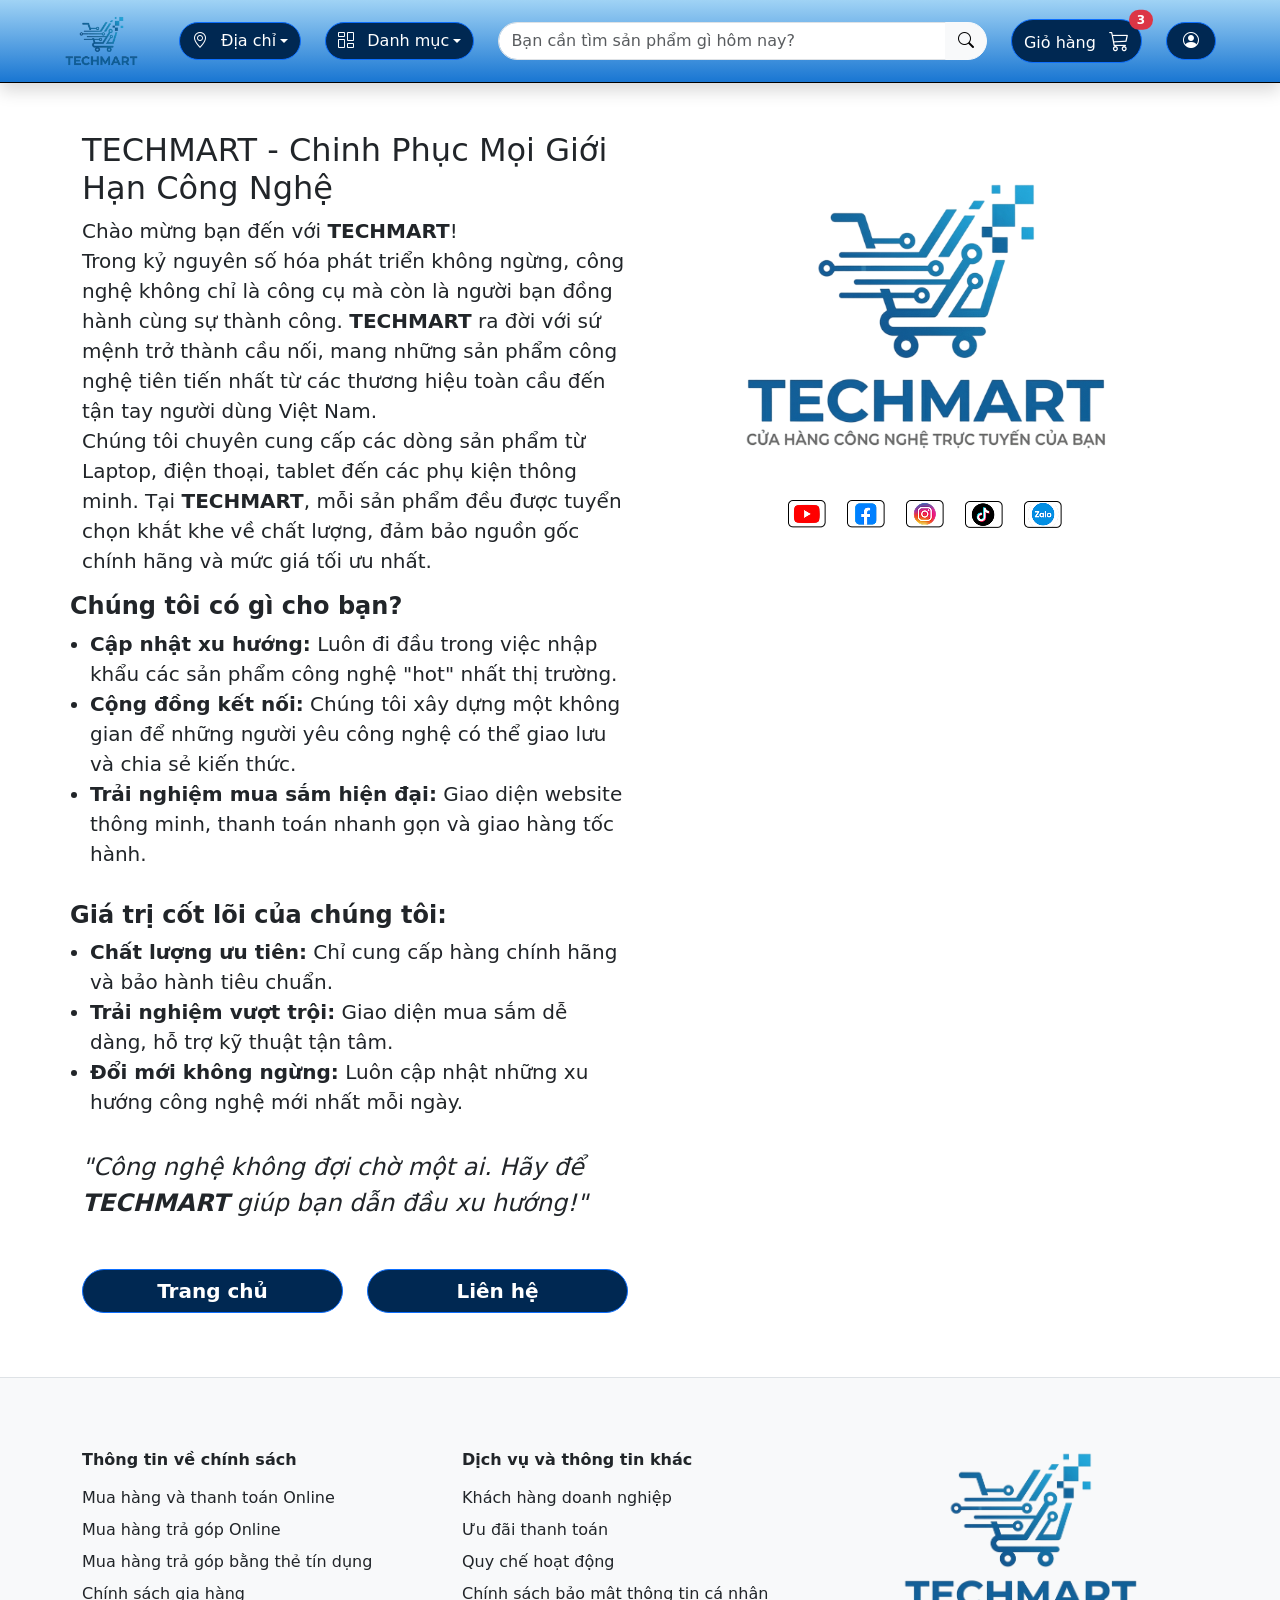
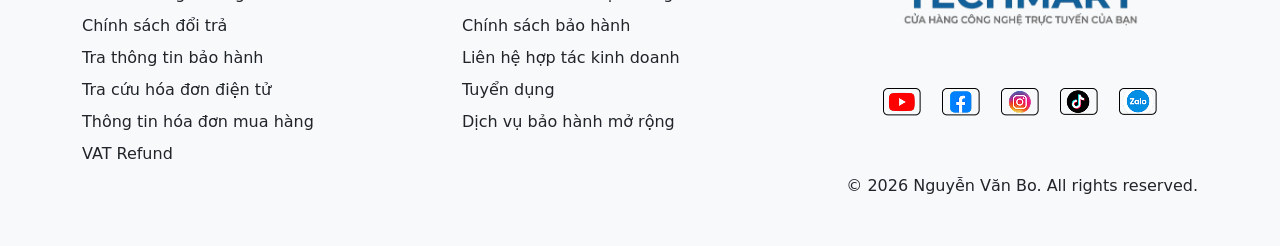
<file: about_us.html>
<!doctype html>
<html lang="en" data-bs-theme="light">
    <head>
        <title>TechMart - Contact</title>
        <link rel="icon" type="image/x-icon" href="favicon.png">
        <!-- Required meta tags -->
        <meta charset="utf-8" />
        <meta name="viewport" content="width=device-width, initial-scale=1" />

        <!-- Bootstrap CSS v5.3.8 -->
        <link
            href="https://cdn.jsdelivr.net/npm/bootstrap@5.3.8/dist/css/bootstrap.min.css"
            rel="stylesheet"
            integrity="sha384-sRIl4kxILFvY47J16cr9ZwB07vP4J8+LH7qKQnuqkuIAvNWLzeN8tE5YBujZqJLB"
            crossorigin="anonymous"
        />
        <link rel="stylesheet" href="https://cdn.jsdelivr.net/npm/bootstrap-icons@1.11.3/font/bootstrap-icons.min.css">
        <link rel="stylesheet" href="style.css">
        <link rel="icon" href="data:,">
    </head>

    <body>
        <header class="bg-primary text-white border-bottom border-1 border-black p-3 shadow sticky-top">
            <div class="container-fluid d-flex align-items-center justify-content-between gap-4 flex-wrap px-5">
                <a href="index.html"><img loading="lazy" src="img/Logo_TechMart_2-removebg.png" class="img-fluid me-3 order-first" style="max-height: 50px;" alt="TechMart"></a>

                <!-- Menu Hamburger -->
                <button class="btn btn-outline-light border-0 d-lg-none order-1" type="button" data-bs-toggle="collapse" data-bs-target="#menuThuGon" aria-expanded="false">
                    <i class="bi bi-list fs-1"></i>
                </button>

                <div class="collapse d-lg-flex flex-grow-1 mt-3 mt-lg-0 custom-mobile-break" id="menuThuGon">
                    <div class="d-flex flex-column flex-lg-row align-items-lg-center gap-4 w-100">
                
                        <!-- Nút chọn địa chỉ -->
                        <div class="dropdown order-2 order-lg-1">
                            <button class="button btn btn-primary dropdown-toggle d-flex align-items-center justify-content-between w-100 text-start text-lg-center" type="button" data-bs-toggle="dropdown"
                                aria-expanded="false">
                                <span><i class="bi bi-geo-alt me-2"></i> Địa chỉ</span>
                            </button>
                
                            <ul class="dropdown-menu p-3" style="min-width: 400px; max-height: 300px; overflow-y: auto;">
                                <li>
                                    <p class="text-center text-muted mb-3">Vui lòng chọn tỉnh, thành phố để biết chính xác giá, khuyến
                                        mãi và tồn kho</p>
                                </li>
                                <li>
                                    <div class="container-fluid px-0">
                                        <div class="row align-items-start">
                                            <div class="col"><a class="dropdown-item border-bottom border-black border-1" href="#">TP
                                                    HCM</a></div>
                                            <div class="col"><a class="dropdown-item border-bottom border-black border-1" href="#">Hà
                                                    Nội</a></div>
                                        </div>
                                        <div class="row">
                                            <div class="col"><a class="dropdown-item border-bottom border-black border-1" href="#">An
                                                    Giang</a></div>
                                            <div class="col"><a class="dropdown-item border-bottom border-black border-1" href="#">Bà
                                                    Rịa - Vũng Tàu</a>
                                            </div>
                                        </div>
                                        <div class="row">
                                            <div class="col"><a class="dropdown-item border-bottom border-black border-1" href="#">Bạc
                                                    Liêu</a></div>
                                            <div class="col"><a class="dropdown-item border-bottom border-black border-1" href="#">Bắc
                                                    Giang</a></div>
                                        </div>
                                        <div class="row">
                                            <div class="col"><a class="dropdown-item border-bottom border-black border-1" href="#">Bắc
                                                    Ninh</a></div>
                                            <div class="col"><a class="dropdown-item border-bottom border-black border-1" href="#">Bến
                                                    Tre</a></div>
                                        </div>
                                        <div class="row">
                                            <div class="col"><a class="dropdown-item border-bottom border-black border-1" href="#">Bình
                                                    Dương</a></div>
                                            <div class="col"><a class="dropdown-item border-bottom border-black border-1" href="#">Bình
                                                    Định</a></div>
                                        </div>
                                        <div class="row">
                                            <div class="col"><a class="dropdown-item border-bottom border-black border-1" href="#">Bình
                                                    Phước</a></div>
                                            <div class="col"><a class="dropdown-item border-bottom border-black border-1" href="#">Bình
                                                    Thuận</a></div>
                                        </div>
                                        <div class="row">
                                            <div class="col"><a class="dropdown-item border-bottom border-black border-1" href="#">Cà
                                                    Mau</a></div>
                                            <div class="col"><a class="dropdown-item border-bottom border-black border-1" href="#">Cần
                                                    Thơ</a></div>
                                        </div>
                                        <div class="row">
                                            <div class="col"><a class="dropdown-item border-bottom border-black border-1" href="#">Đà
                                                    Nẵng</a></div>
                                            <div class="col"><a class="dropdown-item border-bottom border-black border-1" href="#">Đắk
                                                    Lắk</a></div>
                                        </div>
                                        <div class="row">
                                            <div class="col"><a class="dropdown-item border-bottom border-black border-1" href="#">Đồng
                                                    Nai</a></div>
                                            <div class="col"><a class="dropdown-item border-bottom border-black border-1" href="#">Đồng
                                                    Tháp</a></div>
                                        </div>
                                        <div class="row">
                                            <div class="col"><a class="dropdown-item border-bottom border-black border-1" href="#">Gia
                                                    Lai</a></div>
                                            <div class="col"><a class="dropdown-item border-bottom border-black border-1" href="#">Hà
                                                    Nam</a></div>
                                        </div>
                                        <div class="row">
                                            <div class="col"><a class="dropdown-item border-bottom border-black border-1" href="#">Hà
                                                    Tỉnh</a></div>
                                            <div class="col"><a class="dropdown-item border-bottom border-black border-1" href="#">Hải
                                                    Dương</a></div>
                                        </div>
                                        <div class="row">
                                            <div class="col"><a class="dropdown-item border-bottom border-black border-1" href="#">Hải
                                                    Phòng</a></div>
                                            <div class="col"><a class="dropdown-item border-bottom border-black border-1" href="#">Khánh
                                                    Hòa</a></div>
                                        </div>
                                        <div class="row">
                                            <div class="col"><a class="dropdown-item border-bottom border-black border-1" href="#">Kiên
                                                    Giang</a></div>
                                            <div class="col"><a class="dropdown-item border-bottom border-black border-1" href="#">Lạng
                                                    Sơn</a></div>
                                        </div>
                                        <div class="row">
                                            <div class="col"><a class="dropdown-item border-bottom border-black border-1" href="#">Lâm
                                                    Đồng</a></div>
                                            <div class="col"><a class="dropdown-item border-bottom border-black border-1" href="#">Long
                                                    An</a></div>
                                        </div>
                                        <div class="row">
                                            <div class="col"><a class="dropdown-item border-bottom border-black border-1" href="#">Ninh
                                                    Bình</a></div>
                                            <div class="col"><a class="dropdown-item border-bottom border-black border-1" href="#">Ninh
                                                    Thuận</a></div>
                                        </div>
                                        <div class="row">
                                            <div class="col"><a class="dropdown-item border-bottom border-black border-1" href="#">Phú
                                                    Thọ</a></div>
                                            <div class="col"><a class="dropdown-item border-bottom border-black border-1" href="#">Quảng
                                                    Bình</a></div>
                                        </div>
                                        <div class="row">
                                            <div class="col"><a class="dropdown-item border-bottom border-black border-1" href="#">Sóc
                                                    Trăng</a></div>
                                            <div class="col"><a class="dropdown-item border-bottom border-black border-1" href="#">Tây
                                                    Ninh</a></div>
                                        </div>
                                        <div class="row">
                                            <div class="col"><a class="dropdown-item border-bottom border-black border-1" href="#">Thái
                                                    Bình</a></div>
                                            <div class="col"><a class="dropdown-item border-bottom border-black border-1" href="#">Thái
                                                    Nguyên</a></div>
                                        </div>
                                        <div class="row">
                                            <div class="col"><a class="dropdown-item border-bottom border-black border-1" href="#">Thanh
                                                    Hóa</a></div>
                                            <div class="col"><a class="dropdown-item border-bottom border-black border-1" href="#">Thừa
                                                    Thiên - Huế</a>
                                            </div>
                                        </div>
                                        <div class="row">
                                            <div class="col"><a class="dropdown-item border-bottom border-black border-1" href="#">Tiền
                                                    Giang</a></div>
                                            <div class="col"><a class="dropdown-item border-bottom border-black border-1" href="#">Trà
                                                    Vinh</a></div>
                                        </div>
                                        <div class="row">
                                            <div class="col"><a class="dropdown-item border-bottom border-black border-1" href="#">Vĩnh
                                                    Long</a></div>
                                            <div class="col"><a class="dropdown-item border-bottom border-black border-1" href="#">Vĩnh
                                                    Phúc</a></div>
                                        </div>
                                    </div>
                                </li>
                            </ul>
                        </div>
                
                        <!-- Nút danh mục -->
                        <div class="dropdown order-3 order-lg-1">
                            <button class="button btn btn-primary dropdown-toggle d-flex align-items-center justify-content-between w-100 text-start text-lg-center" type="button" data-bs-toggle="dropdown"
                                aria-expanded="false">
                                <span><i class="bi bi-columns-gap me-2"></i> Danh mục</span>
                            </button>
                
                            <ul class="dropdown-menu p-2" style="min-width: 200px;">
                                <li>
                                    <a class="dropdown-item d-flex justify-content-between align-items-center py-2" href="category_laptop.html">
                                        <span><i class="bi bi-laptop me-2"></i> Laptop</span>
                                        <i class="bi bi-arrow-right-short fs-5"></i>
                                    </a>
                                </li>
                                <li>
                                    <a class="dropdown-item d-flex justify-content-between align-items-center py-2" href="category_phone.html">
                                        <span><i class="bi bi-phone me-2"></i> Điện thoại</span>
                                        <i class="bi bi-arrow-right-short fs-5"></i>
                                    </a>
                                </li>
                                <li>
                                    <a class="dropdown-item d-flex justify-content-between align-items-center py-2" href="category_tablet.html">
                                        <span><i class="bi bi-tablet me-2"></i> Tablet</span>
                                        <i class="bi bi-arrow-right-short fs-5"></i>
                                    </a>
                                </li>
                            </ul>
                        </div>
                
                        <!-- Thanh tìm kiếm -->
                        <form class="form-search d-flex flex-grow-1 order-0 order-lg-2" role="search">
                            <div class="input-group">
                                <input type="text" class="form-control rounded-start-pill"
                                    placeholder="Bạn cần tìm sản phẩm gì hôm nay?" aria-label="Search">
                                <button class="btn btn-light rounded-end-pill" type="submit">
                                    <i class="bi bi-search"></i>
                                </button>
                            </div>
                        </form>
                
                        <!-- Giỏ hàng -->
                        <a class="button btn btn-primary position-relative order-1 order-lg-3" href="cart.html">
                            Giỏ hàng <i class="bi bi-cart3 fs-5 ms-2"></i>
                            <span class="position-absolute top-0 start-100 translate-middle badge rounded-pill bg-danger">
                                3
                            </span>
                        </a>
                
                        <!-- Tùy chọn người dùng -->
                        <div class="dropdown order-lg-0 order-lg-4">
                            <button class="button btn btn-primary px-3 w-100 text-start text-lg-center" type="button" data-bs-toggle="dropdown" aria-expanded="false">
                                <i class="bi bi-person-circle"></i>
                                <span class="d-inline d-lg-none ps-2">Tài khoản</span>
                            </button>
                
                            <ul class="dropdown-menu p-3" style="min-width: 300px;">
                                <img loading="lazy" src="img/User.png" class="img-fluid rounded-circle d-block mx-auto" style="max-height: 75px;"
                                    alt="User">
                                <div class="container pt-3 border-bottom border-black p-2">
                                    <button class="button btn btn-primary px-4 flex-fill" type="button">
                                        Đăng nhập
                                    </button>
                                    <button class="btn btn-outline-dark rounded-pill px-4 flex-fill" type="button">
                                        Đăng ký
                                    </button>
                                </div>
                                <div class="container">
                                    <li class="border-bottom border-black p-2">
                                        <a class="dropdown-item d-flex justify-content-between align-items-center py-2" href="contact.html">
                                            <span>Liên hệ</span>
                                        </a>
                                    </li>
                                    <li class="border-bottom border-black p-2">
                                        <a class="dropdown-item d-flex justify-content-between align-items-center py-2" href="about_us.html">
                                            <span>About Us</span>
                                        </a>
                                    </li>
                                </div>
                            </ul>
                        </div>
                    </div>
                </div>

            </div>
        </header>

        <main>
            <div class="container my-5">
                <div class="row">
                    <div class="col-lg-6 col-12">
                        <div class="row mb-3">
                            <div class="h2">TECHMART - Chinh Phục Mọi Giới Hạn Công Nghệ</div>
                            <div class="fs-5">Chào mừng bạn đến với <strong>TECHMART</strong>!</div>
                            <div class="fs-5">Trong kỷ nguyên số hóa phát triển không ngừng, công nghệ không chỉ là công cụ mà còn là người bạn đồng
                                hành cùng sự thành công. <strong>TECHMART</strong> ra đời với sứ mệnh trở thành cầu nối, mang những sản phẩm công nghệ tiên tiến nhất
                                từ các thương hiệu toàn cầu đến tận tay người dùng Việt Nam.
                            </div>
                            <div class="fs-5">Chúng tôi chuyên cung cấp các dòng sản phẩm từ Laptop, điện thoại, tablet đến các phụ kiện thông minh.
                                Tại <strong>TECHMART</strong>, mỗi sản phẩm đều được tuyển chọn khắt khe về chất lượng, đảm bảo nguồn gốc chính hãng và mức giá tối
                                ưu nhất.
                            </div>
                        </div>

                        <div class="row mb-3">
                            <div class="row h4 fw-bold">Chúng tôi có gì cho bạn?</div>
                            <ul>
                                <li class="fs-5 ms-2"><b>Cập nhật xu hướng:</b> Luôn đi đầu trong việc nhập khẩu các sản phẩm công nghệ "hot" nhất thị trường.</li>
                                <li class="fs-5 ms-2"><b>Cộng đồng kết nối:</b> Chúng tôi xây dựng một không gian để những người yêu công nghệ có thể giao lưu và chia sẻ kiến thức.</li>
                                <li class="fs-5 ms-2"><b>Trải nghiệm mua sắm hiện đại:</b> Giao diện website thông minh, thanh toán nhanh gọn và giao hàng tốc hành.</li>
                            </ul>
                        </div>

                        <div class="row mb-3">
                            <div class="row h4 fw-bold">Giá trị cốt lõi của chúng tôi:</div>
                            <ul>
                                <li class="fs-5 ms-2"><b>Chất lượng ưu tiên:</b> Chỉ cung cấp hàng chính hãng và bảo hành tiêu chuẩn.</li>
                                <li class="fs-5 ms-2"><b>Trải nghiệm vượt trội:</b> Giao diện mua sắm dễ dàng, hỗ trợ kỹ thuật tận tâm.</li>
                                <li class="fs-5 ms-2"><b>Đổi mới không ngừng:</b> Luôn cập nhật những xu hướng công nghệ mới nhất mỗi ngày.</li>
                            </ul>
                        </div>

                        <div class="row mb-5">
                            <div class="fs-4 fst-italic">"Công nghệ không đợi chờ một ai. Hãy để <strong>TECHMART</strong> giúp bạn dẫn đầu xu hướng!"</div>
                        </div>

                        <div class="row mb-3">
                            <div class="col">
                                <a href="index.html" class="button btn btn-primary fs-5 fw-semibold w-100   ">
                                    Trang chủ
                                </a>
                            </div>
                            <div class="col">
                                <a href="contact.html" class="button btn btn-primary fs-5 fw-semibold w-100">
                                    Liên hệ
                                </a>
                            </div>
                        </div>
                    </div>

                    <div class="col mt-5">
                        <div>
                            <img loading="lazy" src="img/Logo_TechMart-removebg.png" class="img-fluid w-75 d-block mx-auto" alt="TechMart">
                        </div>
                        <div class="text-center mt-5">
                            <a href="#" class="p-2"><img loading="lazy" src="img/youtube.png" alt=""></a>
                            <a href="#" class="p-2"><img loading="lazy" src="img/facebook.png" alt=""></a>
                            <a href="#" class="p-2"><img loading="lazy" src="img/instagram.png" alt=""></a>
                            <a href="#" class="p-2"><img loading="lazy" src="img/tiktok.png" alt=""></a>
                            <a href="#" class="p-2"><img loading="lazy" src="img/zalo.png" alt=""></a>
                        </div>

                    </div>

                </div>
            </div>
        </main>

        <button onclick="scrollToTop()" id="backToTopBtn" class="btn btn-primary rounded-circle" title="Lên đầu trang">
            <i class="bi bi-caret-up-fill"></i>
        </button>

        <footer class="bg-light pt-5 pb-4 mt-5 border-top">
            <div class="container custom-footer my-4">
                <div class="row">
                    <div class="col-lg-4 col-md-6 col-12 mb-4">
                        <p class="h6 fw-bold mb-3">Thông tin về chính sách</p>
                        <a href="#" class="d-block mb-2 text-decoration-none text-dark footer-link">Mua hàng và thanh toán Online</a>
                        <a href="#" class="d-block mb-2 text-decoration-none text-dark footer-link">Mua hàng trả góp Online</a>
                        <a href="#" class="d-block mb-2 text-decoration-none text-dark footer-link">Mua hàng trả góp bằng thẻ tín dụng</a>
                        <a href="#" class="d-block mb-2 text-decoration-none text-dark footer-link">Chính sách gia hàng</a>
                        <a href="#" class="d-block mb-2 text-decoration-none text-dark footer-link">Chính sách đổi trả</a>
                        <a href="#" class="d-block mb-2 text-decoration-none text-dark footer-link">Tra thông tin bảo hành</a>
                        <a href="#" class="d-block mb-2 text-decoration-none text-dark footer-link">Tra cứu hóa đơn điện tử</a>
                        <a href="#" class="d-block mb-2 text-decoration-none text-dark footer-link">Thông tin hóa đơn mua hàng</a>
                        <a href="#" class="d-block mb-2 text-decoration-none text-dark footer-link">VAT Refund</a>
                    </div>
                    <div class="col-lg-4 col-md-6 col-12 mb-4">
                        <p class="h6 fw-bold mb-3">Dịch vụ và thông tin khác</p>
                        <a href="#" class="d-block mb-2 text-decoration-none text-dark footer-link">Khách hàng doanh nghiệp</a>
                        <a href="#" class="d-block mb-2 text-decoration-none text-dark footer-link">Ưu đãi thanh toán</a>
                        <a href="#" class="d-block mb-2 text-decoration-none text-dark footer-link">Quy chế hoạt động</a>
                        <a href="#" class="d-block mb-2 text-decoration-none text-dark footer-link">Chính sách bảo mật thông tin cá nhân</a>
                        <a href="#" class="d-block mb-2 text-decoration-none text-dark footer-link">Chính sách bảo hành</a>
                        <a href="#" class="d-block mb-2 text-decoration-none text-dark footer-link">Liên hệ hợp tác kinh doanh</a>
                        <a href="#" class="d-block mb-2 text-decoration-none text-dark footer-link">Tuyển dụng</a>
                        <a href="#" class="d-block mb-2 text-decoration-none text-dark footer-link">Dịch vụ bảo hành mở rộng</a>
                    </div>
                    <div class="col-lg-4 col-md-12 col-12 d-flex flex-column">
                        <div>
                            <img loading="lazy" src="img/Logo_TechMart-removebg.png" class="img-fluid h-75 d-block mx-auto" alt="TechMart">
                        </div>
                        <div class="text-center">
                            <a href="#" class="p-2"><img loading="lazy" src="img/youtube.png" alt=""></a>
                            <a href="#" class="p-2"><img loading="lazy" src="img/facebook.png" alt=""></a>
                            <a href="#" class="p-2"><img loading="lazy" src="img/instagram.png" alt=""></a>
                            <a href="#" class="p-2"><img loading="lazy" src="img/tiktok.png" alt=""></a>
                            <a href="#" class="p-2"><img loading="lazy" src="img/zalo.png" alt=""></a>
                        </div>
                        <div class="mt-auto text-end pt-4">
                            <p class="mb-0">&copy; 2026 Nguyễn Văn Bo. All rights reserved.</p>
                        </div>
                    </div>
                </div>
            </div>
        </footer>
        <!-- Bootstrap JavaScript Bundle (includes Popper) -->
        <script
            src="https://cdn.jsdelivr.net/npm/bootstrap@5.3.8/dist/js/bootstrap.bundle.min.js"
            integrity="sha384-FKyoEForCGlyvwx9Hj09JcYn3nv7wiPVlz7YYwJrWVcXK/BmnVDxM+D2scQbITxI"
            crossorigin="anonymous"
        ></script>
        <script src="script.js"></script>
    </body>
</html>
</file>
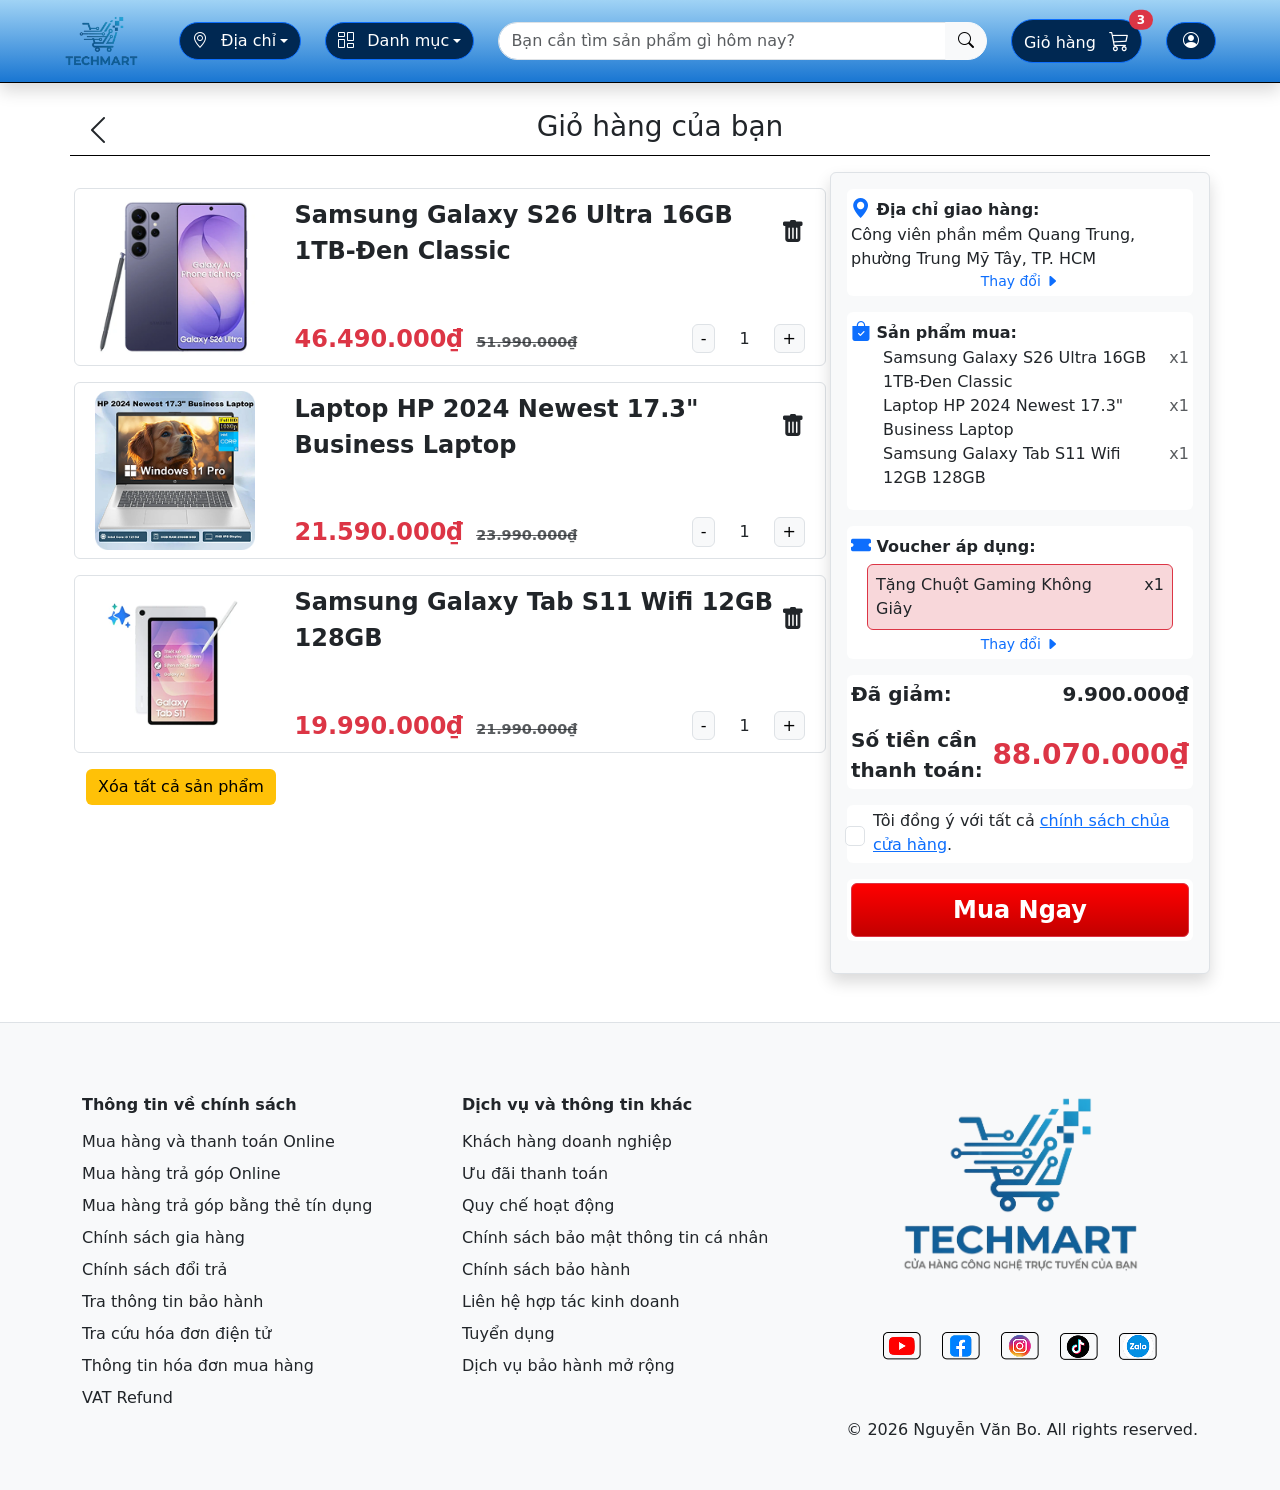
<file: cart.html>
<!doctype html>
<html lang="en" data-bs-theme="light">
    <head>
        <title>TechMart - Contact</title>
        <link rel="icon" type="image/x-icon" href="favicon.png">
        <!-- Required meta tags -->
        <meta charset="utf-8" />
        <meta name="viewport" content="width=device-width, initial-scale=1" />

        <!-- Bootstrap CSS v5.3.8 -->
        <link
            href="https://cdn.jsdelivr.net/npm/bootstrap@5.3.8/dist/css/bootstrap.min.css"
            rel="stylesheet"
            integrity="sha384-sRIl4kxILFvY47J16cr9ZwB07vP4J8+LH7qKQnuqkuIAvNWLzeN8tE5YBujZqJLB"
            crossorigin="anonymous"
        />
        <link rel="stylesheet" href="https://cdn.jsdelivr.net/npm/bootstrap-icons@1.11.3/font/bootstrap-icons.min.css">
        <link rel="stylesheet" href="style.css">
        <link rel="icon" href="data:,">
    </head>

    <body>
        <header class="bg-primary text-white border-bottom border-1 border-black p-3 shadow sticky-top">
            <div class="container-fluid d-flex align-items-center justify-content-between gap-4 flex-wrap px-5">
                <a href="index.html"><img loading="lazy" src="img/Logo_TechMart_2-removebg.png" class="img-fluid me-3 order-first" style="max-height: 50px;" alt="TechMart"></a>

                <!-- Menu Hamburger -->
                <button class="btn btn-outline-light border-0 d-lg-none order-1" type="button" data-bs-toggle="collapse" data-bs-target="#menuThuGon" aria-expanded="false">
                    <i class="bi bi-list fs-1"></i>
                </button>

                <div class="collapse d-lg-flex flex-grow-1 mt-3 mt-lg-0 custom-mobile-break" id="menuThuGon">
                    <div class="d-flex flex-column flex-lg-row align-items-lg-center gap-4 w-100">
                
                        <!-- Nút chọn địa chỉ -->
                        <div class="dropdown order-2 order-lg-1">
                            <button class="button btn btn-primary dropdown-toggle d-flex align-items-center justify-content-between w-100 text-start text-lg-center" type="button" data-bs-toggle="dropdown"
                                aria-expanded="false">
                                <span><i class="bi bi-geo-alt me-2"></i> Địa chỉ</span>
                            </button>
                
                            <ul class="dropdown-menu p-3" style="min-width: 400px; max-height: 300px; overflow-y: auto;">
                                <li>
                                    <p class="text-center text-muted mb-3">Vui lòng chọn tỉnh, thành phố để biết chính xác giá, khuyến
                                        mãi và tồn kho</p>
                                </li>
                                <li>
                                    <div class="container-fluid px-0">
                                        <div class="row align-items-start">
                                            <div class="col"><a class="dropdown-item border-bottom border-black border-1" href="#">TP
                                                    HCM</a></div>
                                            <div class="col"><a class="dropdown-item border-bottom border-black border-1" href="#">Hà
                                                    Nội</a></div>
                                        </div>
                                        <div class="row">
                                            <div class="col"><a class="dropdown-item border-bottom border-black border-1" href="#">An
                                                    Giang</a></div>
                                            <div class="col"><a class="dropdown-item border-bottom border-black border-1" href="#">Bà
                                                    Rịa - Vũng Tàu</a>
                                            </div>
                                        </div>
                                        <div class="row">
                                            <div class="col"><a class="dropdown-item border-bottom border-black border-1" href="#">Bạc
                                                    Liêu</a></div>
                                            <div class="col"><a class="dropdown-item border-bottom border-black border-1" href="#">Bắc
                                                    Giang</a></div>
                                        </div>
                                        <div class="row">
                                            <div class="col"><a class="dropdown-item border-bottom border-black border-1" href="#">Bắc
                                                    Ninh</a></div>
                                            <div class="col"><a class="dropdown-item border-bottom border-black border-1" href="#">Bến
                                                    Tre</a></div>
                                        </div>
                                        <div class="row">
                                            <div class="col"><a class="dropdown-item border-bottom border-black border-1" href="#">Bình
                                                    Dương</a></div>
                                            <div class="col"><a class="dropdown-item border-bottom border-black border-1" href="#">Bình
                                                    Định</a></div>
                                        </div>
                                        <div class="row">
                                            <div class="col"><a class="dropdown-item border-bottom border-black border-1" href="#">Bình
                                                    Phước</a></div>
                                            <div class="col"><a class="dropdown-item border-bottom border-black border-1" href="#">Bình
                                                    Thuận</a></div>
                                        </div>
                                        <div class="row">
                                            <div class="col"><a class="dropdown-item border-bottom border-black border-1" href="#">Cà
                                                    Mau</a></div>
                                            <div class="col"><a class="dropdown-item border-bottom border-black border-1" href="#">Cần
                                                    Thơ</a></div>
                                        </div>
                                        <div class="row">
                                            <div class="col"><a class="dropdown-item border-bottom border-black border-1" href="#">Đà
                                                    Nẵng</a></div>
                                            <div class="col"><a class="dropdown-item border-bottom border-black border-1" href="#">Đắk
                                                    Lắk</a></div>
                                        </div>
                                        <div class="row">
                                            <div class="col"><a class="dropdown-item border-bottom border-black border-1" href="#">Đồng
                                                    Nai</a></div>
                                            <div class="col"><a class="dropdown-item border-bottom border-black border-1" href="#">Đồng
                                                    Tháp</a></div>
                                        </div>
                                        <div class="row">
                                            <div class="col"><a class="dropdown-item border-bottom border-black border-1" href="#">Gia
                                                    Lai</a></div>
                                            <div class="col"><a class="dropdown-item border-bottom border-black border-1" href="#">Hà
                                                    Nam</a></div>
                                        </div>
                                        <div class="row">
                                            <div class="col"><a class="dropdown-item border-bottom border-black border-1" href="#">Hà
                                                    Tỉnh</a></div>
                                            <div class="col"><a class="dropdown-item border-bottom border-black border-1" href="#">Hải
                                                    Dương</a></div>
                                        </div>
                                        <div class="row">
                                            <div class="col"><a class="dropdown-item border-bottom border-black border-1" href="#">Hải
                                                    Phòng</a></div>
                                            <div class="col"><a class="dropdown-item border-bottom border-black border-1" href="#">Khánh
                                                    Hòa</a></div>
                                        </div>
                                        <div class="row">
                                            <div class="col"><a class="dropdown-item border-bottom border-black border-1" href="#">Kiên
                                                    Giang</a></div>
                                            <div class="col"><a class="dropdown-item border-bottom border-black border-1" href="#">Lạng
                                                    Sơn</a></div>
                                        </div>
                                        <div class="row">
                                            <div class="col"><a class="dropdown-item border-bottom border-black border-1" href="#">Lâm
                                                    Đồng</a></div>
                                            <div class="col"><a class="dropdown-item border-bottom border-black border-1" href="#">Long
                                                    An</a></div>
                                        </div>
                                        <div class="row">
                                            <div class="col"><a class="dropdown-item border-bottom border-black border-1" href="#">Ninh
                                                    Bình</a></div>
                                            <div class="col"><a class="dropdown-item border-bottom border-black border-1" href="#">Ninh
                                                    Thuận</a></div>
                                        </div>
                                        <div class="row">
                                            <div class="col"><a class="dropdown-item border-bottom border-black border-1" href="#">Phú
                                                    Thọ</a></div>
                                            <div class="col"><a class="dropdown-item border-bottom border-black border-1" href="#">Quảng
                                                    Bình</a></div>
                                        </div>
                                        <div class="row">
                                            <div class="col"><a class="dropdown-item border-bottom border-black border-1" href="#">Sóc
                                                    Trăng</a></div>
                                            <div class="col"><a class="dropdown-item border-bottom border-black border-1" href="#">Tây
                                                    Ninh</a></div>
                                        </div>
                                        <div class="row">
                                            <div class="col"><a class="dropdown-item border-bottom border-black border-1" href="#">Thái
                                                    Bình</a></div>
                                            <div class="col"><a class="dropdown-item border-bottom border-black border-1" href="#">Thái
                                                    Nguyên</a></div>
                                        </div>
                                        <div class="row">
                                            <div class="col"><a class="dropdown-item border-bottom border-black border-1" href="#">Thanh
                                                    Hóa</a></div>
                                            <div class="col"><a class="dropdown-item border-bottom border-black border-1" href="#">Thừa
                                                    Thiên - Huế</a>
                                            </div>
                                        </div>
                                        <div class="row">
                                            <div class="col"><a class="dropdown-item border-bottom border-black border-1" href="#">Tiền
                                                    Giang</a></div>
                                            <div class="col"><a class="dropdown-item border-bottom border-black border-1" href="#">Trà
                                                    Vinh</a></div>
                                        </div>
                                        <div class="row">
                                            <div class="col"><a class="dropdown-item border-bottom border-black border-1" href="#">Vĩnh
                                                    Long</a></div>
                                            <div class="col"><a class="dropdown-item border-bottom border-black border-1" href="#">Vĩnh
                                                    Phúc</a></div>
                                        </div>
                                    </div>
                                </li>
                            </ul>
                        </div>
                
                        <!-- Nút danh mục -->
                        <div class="dropdown order-3 order-lg-1">
                            <button class="button btn btn-primary dropdown-toggle d-flex align-items-center justify-content-between w-100 text-start text-lg-center" type="button" data-bs-toggle="dropdown"
                                aria-expanded="false">
                                <span><i class="bi bi-columns-gap me-2"></i> Danh mục</span>
                            </button>
                
                            <ul class="dropdown-menu p-2" style="min-width: 200px;">
                                <li>
                                    <a class="dropdown-item d-flex justify-content-between align-items-center py-2" href="category_laptop.html">
                                        <span><i class="bi bi-laptop me-2"></i> Laptop</span>
                                        <i class="bi bi-arrow-right-short fs-5"></i>
                                    </a>
                                </li>
                                <li>
                                    <a class="dropdown-item d-flex justify-content-between align-items-center py-2" href="category_phone.html">
                                        <span><i class="bi bi-phone me-2"></i> Điện thoại</span>
                                        <i class="bi bi-arrow-right-short fs-5"></i>
                                    </a>
                                </li>
                                <li>
                                    <a class="dropdown-item d-flex justify-content-between align-items-center py-2" href="category_tablet.html">
                                        <span><i class="bi bi-tablet me-2"></i> Tablet</span>
                                        <i class="bi bi-arrow-right-short fs-5"></i>
                                    </a>
                                </li>
                            </ul>
                        </div>
                
                        <!-- Thanh tìm kiếm -->
                        <form class="form-search d-flex flex-grow-1 order-0 order-lg-2" role="search">
                            <div class="input-group">
                                <input type="text" class="form-control rounded-start-pill"
                                    placeholder="Bạn cần tìm sản phẩm gì hôm nay?" aria-label="Search">
                                <button class="btn btn-light rounded-end-pill" type="submit">
                                    <i class="bi bi-search"></i>
                                </button>
                            </div>
                        </form>
                
                        <!-- Giỏ hàng -->
                        <a class="button btn btn-primary position-relative order-1 order-lg-3" href="cart.html">
                            Giỏ hàng <i class="bi bi-cart3 fs-5 ms-2"></i>
                            <span class="position-absolute top-0 start-100 translate-middle badge rounded-pill bg-danger">
                                3
                            </span>
                        </a>
                
                        <!-- Tùy chọn người dùng -->
                        <div class="dropdown order-lg-0 order-lg-4">
                            <button class="button btn btn-primary px-3 w-100 text-start text-lg-center" type="button" data-bs-toggle="dropdown" aria-expanded="false">
                                <i class="bi bi-person-circle"></i>
                                <span class="d-inline d-lg-none ps-2">Tài khoản</span>
                            </button>
                
                            <ul class="dropdown-menu p-3" style="min-width: 300px;">
                                <img loading="lazy" src="img/User.png" class="img-fluid rounded-circle d-block mx-auto" style="max-height: 75px;"
                                    alt="User">
                                <div class="container pt-3 border-bottom border-black p-2">
                                    <button class="button btn btn-primary px-4 flex-fill" type="button">
                                        Đăng nhập
                                    </button>
                                    <button class="btn btn-outline-dark rounded-pill px-4 flex-fill" type="button">
                                        Đăng ký
                                    </button>
                                </div>
                                <div class="container">
                                    <li class="border-bottom border-black p-2">
                                        <a class="dropdown-item d-flex justify-content-between align-items-center py-2" href="contact.html">
                                            <span>Liên hệ</span>
                                        </a>
                                    </li>
                                    <li class="border-bottom border-black p-2">
                                        <a class="dropdown-item d-flex justify-content-between align-items-center py-2" href="about_us.html">
                                            <span>About Us</span>
                                        </a>
                                    </li>
                                </div>
                            </ul>
                        </div>
                    </div>
                </div>

            </div>
        </header>

        <main>
                
            <div class="container my-4">

                <div class="row mb-3">
                    <div class="col d-flex align-items-center border-bottom border-black">
                        <button class="btn d-inline-flex align-items-center p-0 border-0" onclick="history.back()">
                            <i class="bi bi-chevron-left me-2 fs-2 fw-bold"></i>
                        </button>
                        <p class="h3 mx-auto">Giỏ hàng của bạn</p>
                    </div>
                </div>
                
                <div class="row mb-3">
                    
                    <div class="col-lg-8 col-md-9 col-12 p-3">
                        <div class="row d-flex gap-3 bg-white border rounded p-2 mb-3">
                            <div class="col-3">
                                <img src="img/img_cart/samsung-galaxy-s26-ultra_cart.png" alt="Ảnh sản phẩm đã thêm vào giỏ hàng" class="img-fluid">
                            </div>
                            <div class="col d-flex flex-column justify-content-between">
                                <div class="d-flex justify-content-between">
                                    <span class="fs-4 fw-semibold">Samsung Galaxy S26 Ultra 16GB 1TB-Đen Classic</span>
                                    <button class="btn btn-sm p-0 border-0 bg-transparent text-dark">
                                        <i class="bi bi-trash-fill fs-4"></i>
                                    </button>
                                </div>
                                <div class="d-flex justify-content-between">
                                    <div>
                                        <span class="fs-4 fw-semibold text-danger">46.490.000₫</span>
                                        <span class="text-muted text-decoration-line-through ms-2 fw-semibold" style="font-size: 0.9rem;">51.990.000₫</span>
                                    </div>
                                    <div class="d-flex align-items-center gap-2">
                                        <button class="btn btn-light border px-2 py-1" style="line-height: 1.2;">-</button>
                                            <span class="px-3 fw-medium">1</span>
                                        <button class="btn btn-light border px-2 py-1" style="line-height: 1.2;">+</button>
                                    </div>
                                </div>
                            </div>
                        </div>

                        <div class="row d-flex gap-3 bg-white border rounded p-2 mb-3">
                            <div class="col-3">
                                <img src="img/img_cart/laptop_cart.png" alt="Ảnh sản phẩm đã thêm vào giỏ hàng" class="img-fluid">
                            </div>
                            <div class="col d-flex flex-column justify-content-between">
                                <div class="d-flex justify-content-between">
                                    <span class="fs-4 fw-semibold">Laptop HP 2024 Newest 17.3" Business Laptop</span>
                                    <button class="btn btn-sm p-0 border-0 bg-transparent text-dark">
                                        <i class="bi bi-trash-fill fs-4"></i>
                                    </button>
                                </div>
                                <div class="d-flex justify-content-between">
                                    <div>
                                        <span class="fs-4 fw-semibold text-danger">21.590.000₫</span>
                                        <span class="text-muted text-decoration-line-through ms-2 fw-semibold" style="font-size: 0.9rem;">23.990.000₫</span>
                                    </div>
                                    <div class="d-flex align-items-center gap-2">
                                        <button class="btn btn-light border px-2 py-1" style="line-height: 1.2;">-</button>
                                            <span class="px-3 fw-medium">1</span>
                                        <button class="btn btn-light border px-2 py-1" style="line-height: 1.2;">+</button>
                                    </div>
                                </div>
                            </div>
                        </div>

                        <div class="row d-flex gap-3 bg-white border rounded p-2 mb-3">
                            <div class="col-3">
                                <img src="img/img_cart/tablet_cart.png" alt="Ảnh sản phẩm đã thêm vào giỏ hàng" class="img-fluid">
                            </div>
                            <div class="col d-flex flex-column justify-content-between">
                                <div class="d-flex justify-content-between">
                                    <span class="fs-4 fw-semibold">Samsung Galaxy Tab S11 Wifi 12GB 128GB</span>
                                    <button class="btn btn-sm p-0 border-0 bg-transparent text-dark">
                                        <i class="bi bi-trash-fill fs-4"></i>
                                    </button>
                                </div>
                                <div class="d-flex justify-content-between">
                                    <div>
                                        <span class="fs-4 fw-semibold text-danger">19.990.000₫</span>
                                        <span class="text-muted text-decoration-line-through ms-2 fw-semibold" style="font-size: 0.9rem;">21.990.000₫</span>
                                    </div>
                                    <div class="d-flex align-items-center gap-2">
                                        <button class="btn btn-light border px-2 py-1" style="line-height: 1.2;">-</button>
                                            <span class="px-3 fw-medium">1</span>
                                        <button class="btn btn-light border px-2 py-1" style="line-height: 1.2;">+</button>
                                    </div>
                                </div>
                            </div>
                        </div>

                        <div class="row">
                            <div class="col">
                                <button class="btn btn-warning border-0">
                                    Xóa tất cả sản phẩm
                                </button>
                            </div>
                        </div>
                    </div>

                    <div class="col border rounded bg-light shadow p-3">
                        <div class="d-flex flex-column bg-body rounded p-1 mb-3">
                            <span class="fw-semibold"><i class="bi bi-geo-alt-fill text-primary fs-5"></i> Địa chỉ giao hàng:</span>
                            <span class="">Công viên phần mềm Quang Trung, phường Trung Mỹ Tây, TP. HCM</span>
                            <button class="btn btn-sm p-0 border-0 text-primary"><span>Thay đổi <i class="bi bi-caret-right-fill"></i></span></button>
                        </div>

                        <div class="d-flex flex-column bg-body rounded p-1 mb-3">
                            <span class="fw-semibold"><i class="bi bi-bag-check-fill text-primary fs-5"></i> Sản phẩm mua:</span>

                            <ul>
                                <li class="d-flex justify-content-between">
                                    <span>Samsung Galaxy S26 Ultra 16GB 1TB-Đen Classic</span>
                                    <span class="text-muted">x1</span>
                                </li>
                                <li class="d-flex justify-content-between">
                                    <span>Laptop HP 2024 Newest 17.3" Business Laptop</span>
                                    <span class="text-muted">x1</span>
                                </li>
                                <li class="d-flex justify-content-between">
                                    <span>Samsung Galaxy Tab S11 Wifi 12GB 128GB</span>
                                    <span class="text-muted">x1</span>
                                </li>
                            </ul>
                        </div>

                        <div class="d-flex flex-column bg-body rounded p-1 mb-3">
                            <span class="fw-semibold"><i class="bi bi-ticket-fill text-primary fs-5"></i> Voucher áp dụng:</span>
                            <div class="bg-danger-subtle border border-danger mx-3 my-1 rounded d-flex justify-content-between">
                                <span class="p-2">Tặng Chuột Gaming Không Giây</span>
                                <span class="p-2">x1</span>
                            </div>
                            <button class="btn btn-sm p-0 border-0 text-primary"><span>Thay đổi <i class="bi bi-caret-right-fill"></i></span></button>
                        </div>

                        <div class="d-flex flex-column bg-body rounded p-1 mb-3">
                            <div class="d-flex justify-content-between align-items-center mb-3">
                                <span class="fw-bold fs-5">Đã giảm:</span>
                                <span class="fw-semibold fs-5">9.900.000₫</span>
                            </div>
                            <div class="d-flex justify-content-between align-items-center">
                                <span class="fw-bold fs-5">Số tiền cần thanh toán:</span>
                                <span class="fw-bold fs-3 text-danger">88.070.000₫</span>
                            </div>
                        </div>

                        <div class="d-flex flex-column bg-body rounded p-1 mb-3">
                            <div class="form-check d-flex align-items-center">
                                <input class="form-check-input fs-5 shadow-none" type="checkbox" value="" id="checkAll">
                                <label class="form-check-label ms-2" for="checkAll">
                                    Tôi đồng ý với tất cả <a href="#">chính sách chủa cửa hàng</a>.
                                </label>
                            </div>
                        </div>

                        <div class="d-flex flex-column bg-body rounded p-1 mb-3">
                            <button class="purchase btn btn-danger text-white fw-bold fs-4 fw-bolder px-4 py-2">
                                Mua Ngay
                            </button>
                        </div>
                    </div>

                </div>

            </div>

        </main>

        <button onclick="scrollToTop()" id="backToTopBtn" class="btn btn-primary rounded-circle" title="Lên đầu trang">
            <i class="bi bi-caret-up-fill"></i>
        </button>

        <footer class="bg-light pt-5 pb-4 mt-5 border-top">
            <div class="container custom-footer my-4">
                <div class="row">
                    <div class="col-lg-4 col-md-6 col-12 mb-4">
                        <p class="h6 fw-bold mb-3">Thông tin về chính sách</p>
                        <a href="#" class="d-block mb-2 text-decoration-none text-dark footer-link">Mua hàng và thanh toán Online</a>
                        <a href="#" class="d-block mb-2 text-decoration-none text-dark footer-link">Mua hàng trả góp Online</a>
                        <a href="#" class="d-block mb-2 text-decoration-none text-dark footer-link">Mua hàng trả góp bằng thẻ tín dụng</a>
                        <a href="#" class="d-block mb-2 text-decoration-none text-dark footer-link">Chính sách gia hàng</a>
                        <a href="#" class="d-block mb-2 text-decoration-none text-dark footer-link">Chính sách đổi trả</a>
                        <a href="#" class="d-block mb-2 text-decoration-none text-dark footer-link">Tra thông tin bảo hành</a>
                        <a href="#" class="d-block mb-2 text-decoration-none text-dark footer-link">Tra cứu hóa đơn điện tử</a>
                        <a href="#" class="d-block mb-2 text-decoration-none text-dark footer-link">Thông tin hóa đơn mua hàng</a>
                        <a href="#" class="d-block mb-2 text-decoration-none text-dark footer-link">VAT Refund</a>
                    </div>
                    <div class="col-lg-4 col-md-6 col-12 mb-4">
                        <p class="h6 fw-bold mb-3">Dịch vụ và thông tin khác</p>
                        <a href="#" class="d-block mb-2 text-decoration-none text-dark footer-link">Khách hàng doanh nghiệp</a>
                        <a href="#" class="d-block mb-2 text-decoration-none text-dark footer-link">Ưu đãi thanh toán</a>
                        <a href="#" class="d-block mb-2 text-decoration-none text-dark footer-link">Quy chế hoạt động</a>
                        <a href="#" class="d-block mb-2 text-decoration-none text-dark footer-link">Chính sách bảo mật thông tin cá nhân</a>
                        <a href="#" class="d-block mb-2 text-decoration-none text-dark footer-link">Chính sách bảo hành</a>
                        <a href="#" class="d-block mb-2 text-decoration-none text-dark footer-link">Liên hệ hợp tác kinh doanh</a>
                        <a href="#" class="d-block mb-2 text-decoration-none text-dark footer-link">Tuyển dụng</a>
                        <a href="#" class="d-block mb-2 text-decoration-none text-dark footer-link">Dịch vụ bảo hành mở rộng</a>
                    </div>
                    <div class="col-lg-4 col-md-12 col-12 d-flex flex-column">
                        <div>
                            <img loading="lazy" src="img/Logo_TechMart-removebg.png" class="img-fluid h-75 d-block mx-auto" alt="TechMart">
                        </div>
                        <div class="text-center">
                            <a href="#" class="p-2"><img loading="lazy" src="img/youtube.png" alt=""></a>
                            <a href="#" class="p-2"><img loading="lazy" src="img/facebook.png" alt=""></a>
                            <a href="#" class="p-2"><img loading="lazy" src="img/instagram.png" alt=""></a>
                            <a href="#" class="p-2"><img loading="lazy" src="img/tiktok.png" alt=""></a>
                            <a href="#" class="p-2"><img loading="lazy" src="img/zalo.png" alt=""></a>
                        </div>
                        <div class="mt-auto text-end pt-4">
                            <p class="mb-0">&copy; 2026 Nguyễn Văn Bo. All rights reserved.</p>
                        </div>
                    </div>
                </div>
            </div>
        </footer>
        <!-- Bootstrap JavaScript Bundle (includes Popper) -->
        <script
            src="https://cdn.jsdelivr.net/npm/bootstrap@5.3.8/dist/js/bootstrap.bundle.min.js"
            integrity="sha384-FKyoEForCGlyvwx9Hj09JcYn3nv7wiPVlz7YYwJrWVcXK/BmnVDxM+D2scQbITxI"
            crossorigin="anonymous"
        ></script>
        <script src="script.js"></script>
    </body>
</html>
</file>
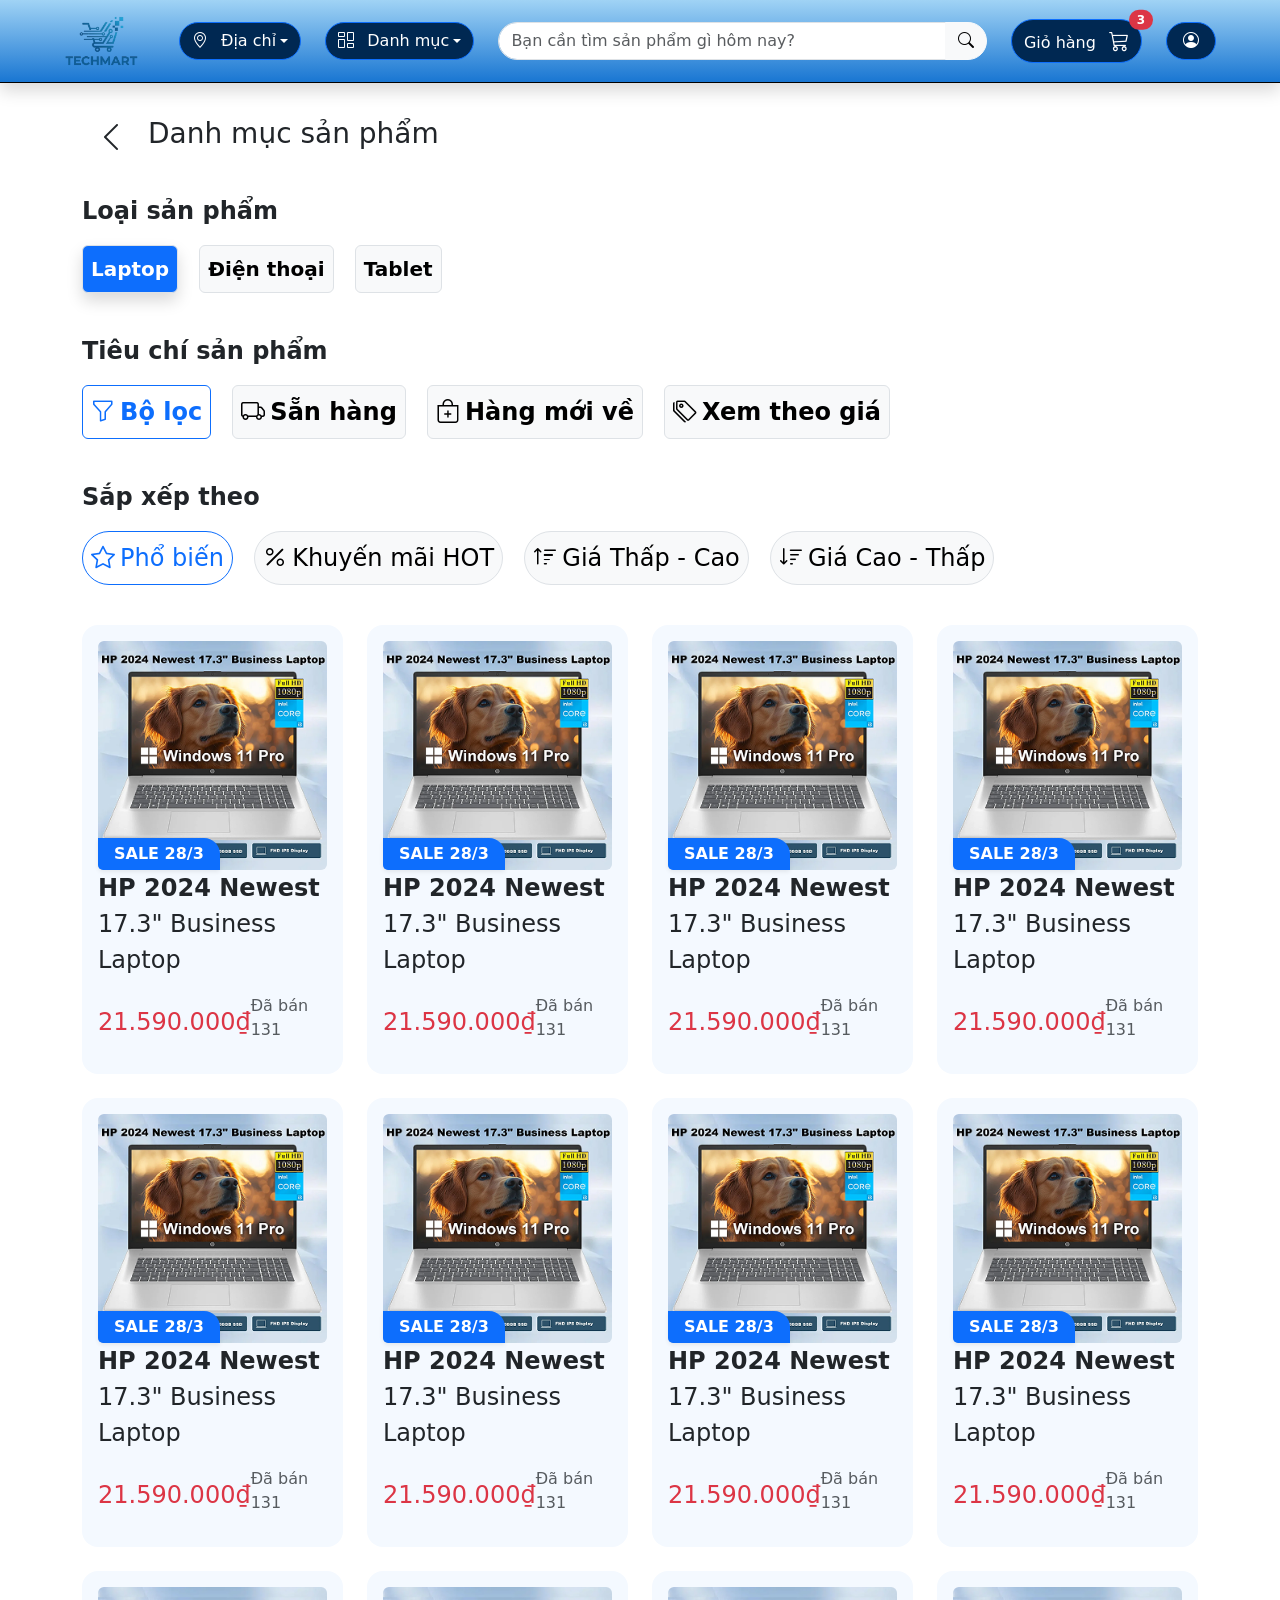
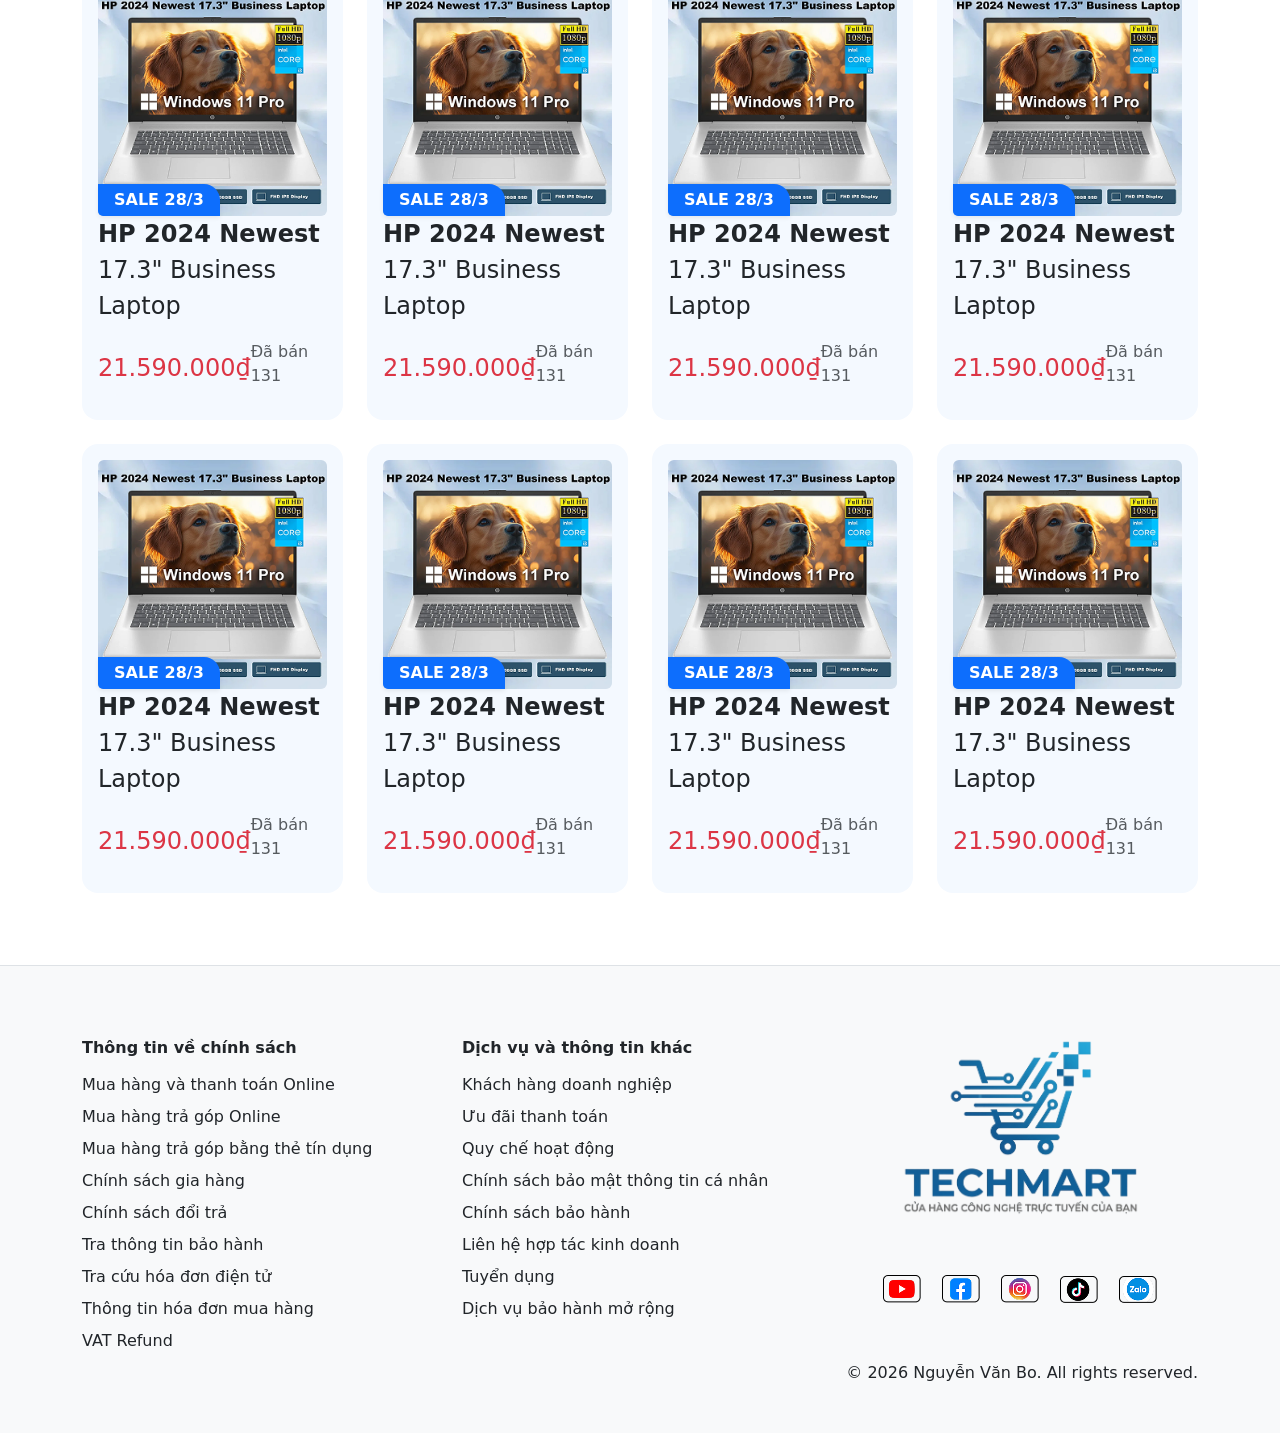
<file: category_laptop.html>
<!doctype html>
<html lang="en" data-bs-theme="light">
    <head>
        <title>TechMart - Samsung Galaxy S26</title>
        <link rel="icon" type="image/x-icon" href="favicon.png">
        <!-- Required meta tags -->
        <meta charset="utf-8" />
        <meta name="viewport" content="width=device-width, initial-scale=1" />

        <!-- Bootstrap CSS v5.3.8 -->
        <link
            href="https://cdn.jsdelivr.net/npm/bootstrap@5.3.8/dist/css/bootstrap.min.css"
            rel="stylesheet"
            integrity="sha384-sRIl4kxILFvY47J16cr9ZwB07vP4J8+LH7qKQnuqkuIAvNWLzeN8tE5YBujZqJLB"
            crossorigin="anonymous"
        />
        <link rel="stylesheet" href="https://cdn.jsdelivr.net/npm/bootstrap-icons@1.11.3/font/bootstrap-icons.min.css">
        <link rel="stylesheet" href="style.css">
        <link rel="icon" href="data:,">
    </head>

    <body>
        <header class="bg-primary text-white border-bottom border-1 border-black p-3 shadow sticky-top">
            <div class="container-fluid d-flex align-items-center justify-content-between gap-4 flex-wrap px-5">
                <a href="index.html"><img loading="lazy" src="img/Logo_TechMart_2-removebg.png" class="img-fluid me-3 order-first" style="max-height: 50px;" alt="TechMart"></a>

                <!-- Menu Hamburger -->
                <button class="btn btn-outline-light border-0 d-lg-none order-1" type="button" data-bs-toggle="collapse" data-bs-target="#menuThuGon" aria-expanded="false">
                    <i class="bi bi-list fs-1"></i>
                </button>

                <div class="collapse d-lg-flex flex-grow-1 mt-3 mt-lg-0 custom-mobile-break" id="menuThuGon">
                    <div class="d-flex flex-column flex-lg-row align-items-lg-center gap-4 w-100">
                
                        <!-- Nút chọn địa chỉ -->
                        <div class="dropdown order-2 order-lg-1">
                            <button class="button btn btn-primary dropdown-toggle d-flex align-items-center justify-content-between w-100 text-start text-lg-center" type="button" data-bs-toggle="dropdown"
                                aria-expanded="false">
                                <span><i class="bi bi-geo-alt me-2"></i> Địa chỉ</span>
                            </button>
                
                            <ul class="dropdown-menu p-3" style="min-width: 400px; max-height: 300px; overflow-y: auto;">
                                <li>
                                    <p class="text-center text-muted mb-3">Vui lòng chọn tỉnh, thành phố để biết chính xác giá, khuyến
                                        mãi và tồn kho</p>
                                </li>
                                <li>
                                    <div class="container-fluid px-0">
                                        <div class="row align-items-start">
                                            <div class="col"><a class="dropdown-item border-bottom border-black border-1" href="#">TP
                                                    HCM</a></div>
                                            <div class="col"><a class="dropdown-item border-bottom border-black border-1" href="#">Hà
                                                    Nội</a></div>
                                        </div>
                                        <div class="row">
                                            <div class="col"><a class="dropdown-item border-bottom border-black border-1" href="#">An
                                                    Giang</a></div>
                                            <div class="col"><a class="dropdown-item border-bottom border-black border-1" href="#">Bà
                                                    Rịa - Vũng Tàu</a>
                                            </div>
                                        </div>
                                        <div class="row">
                                            <div class="col"><a class="dropdown-item border-bottom border-black border-1" href="#">Bạc
                                                    Liêu</a></div>
                                            <div class="col"><a class="dropdown-item border-bottom border-black border-1" href="#">Bắc
                                                    Giang</a></div>
                                        </div>
                                        <div class="row">
                                            <div class="col"><a class="dropdown-item border-bottom border-black border-1" href="#">Bắc
                                                    Ninh</a></div>
                                            <div class="col"><a class="dropdown-item border-bottom border-black border-1" href="#">Bến
                                                    Tre</a></div>
                                        </div>
                                        <div class="row">
                                            <div class="col"><a class="dropdown-item border-bottom border-black border-1" href="#">Bình
                                                    Dương</a></div>
                                            <div class="col"><a class="dropdown-item border-bottom border-black border-1" href="#">Bình
                                                    Định</a></div>
                                        </div>
                                        <div class="row">
                                            <div class="col"><a class="dropdown-item border-bottom border-black border-1" href="#">Bình
                                                    Phước</a></div>
                                            <div class="col"><a class="dropdown-item border-bottom border-black border-1" href="#">Bình
                                                    Thuận</a></div>
                                        </div>
                                        <div class="row">
                                            <div class="col"><a class="dropdown-item border-bottom border-black border-1" href="#">Cà
                                                    Mau</a></div>
                                            <div class="col"><a class="dropdown-item border-bottom border-black border-1" href="#">Cần
                                                    Thơ</a></div>
                                        </div>
                                        <div class="row">
                                            <div class="col"><a class="dropdown-item border-bottom border-black border-1" href="#">Đà
                                                    Nẵng</a></div>
                                            <div class="col"><a class="dropdown-item border-bottom border-black border-1" href="#">Đắk
                                                    Lắk</a></div>
                                        </div>
                                        <div class="row">
                                            <div class="col"><a class="dropdown-item border-bottom border-black border-1" href="#">Đồng
                                                    Nai</a></div>
                                            <div class="col"><a class="dropdown-item border-bottom border-black border-1" href="#">Đồng
                                                    Tháp</a></div>
                                        </div>
                                        <div class="row">
                                            <div class="col"><a class="dropdown-item border-bottom border-black border-1" href="#">Gia
                                                    Lai</a></div>
                                            <div class="col"><a class="dropdown-item border-bottom border-black border-1" href="#">Hà
                                                    Nam</a></div>
                                        </div>
                                        <div class="row">
                                            <div class="col"><a class="dropdown-item border-bottom border-black border-1" href="#">Hà
                                                    Tỉnh</a></div>
                                            <div class="col"><a class="dropdown-item border-bottom border-black border-1" href="#">Hải
                                                    Dương</a></div>
                                        </div>
                                        <div class="row">
                                            <div class="col"><a class="dropdown-item border-bottom border-black border-1" href="#">Hải
                                                    Phòng</a></div>
                                            <div class="col"><a class="dropdown-item border-bottom border-black border-1" href="#">Khánh
                                                    Hòa</a></div>
                                        </div>
                                        <div class="row">
                                            <div class="col"><a class="dropdown-item border-bottom border-black border-1" href="#">Kiên
                                                    Giang</a></div>
                                            <div class="col"><a class="dropdown-item border-bottom border-black border-1" href="#">Lạng
                                                    Sơn</a></div>
                                        </div>
                                        <div class="row">
                                            <div class="col"><a class="dropdown-item border-bottom border-black border-1" href="#">Lâm
                                                    Đồng</a></div>
                                            <div class="col"><a class="dropdown-item border-bottom border-black border-1" href="#">Long
                                                    An</a></div>
                                        </div>
                                        <div class="row">
                                            <div class="col"><a class="dropdown-item border-bottom border-black border-1" href="#">Ninh
                                                    Bình</a></div>
                                            <div class="col"><a class="dropdown-item border-bottom border-black border-1" href="#">Ninh
                                                    Thuận</a></div>
                                        </div>
                                        <div class="row">
                                            <div class="col"><a class="dropdown-item border-bottom border-black border-1" href="#">Phú
                                                    Thọ</a></div>
                                            <div class="col"><a class="dropdown-item border-bottom border-black border-1" href="#">Quảng
                                                    Bình</a></div>
                                        </div>
                                        <div class="row">
                                            <div class="col"><a class="dropdown-item border-bottom border-black border-1" href="#">Sóc
                                                    Trăng</a></div>
                                            <div class="col"><a class="dropdown-item border-bottom border-black border-1" href="#">Tây
                                                    Ninh</a></div>
                                        </div>
                                        <div class="row">
                                            <div class="col"><a class="dropdown-item border-bottom border-black border-1" href="#">Thái
                                                    Bình</a></div>
                                            <div class="col"><a class="dropdown-item border-bottom border-black border-1" href="#">Thái
                                                    Nguyên</a></div>
                                        </div>
                                        <div class="row">
                                            <div class="col"><a class="dropdown-item border-bottom border-black border-1" href="#">Thanh
                                                    Hóa</a></div>
                                            <div class="col"><a class="dropdown-item border-bottom border-black border-1" href="#">Thừa
                                                    Thiên - Huế</a>
                                            </div>
                                        </div>
                                        <div class="row">
                                            <div class="col"><a class="dropdown-item border-bottom border-black border-1" href="#">Tiền
                                                    Giang</a></div>
                                            <div class="col"><a class="dropdown-item border-bottom border-black border-1" href="#">Trà
                                                    Vinh</a></div>
                                        </div>
                                        <div class="row">
                                            <div class="col"><a class="dropdown-item border-bottom border-black border-1" href="#">Vĩnh
                                                    Long</a></div>
                                            <div class="col"><a class="dropdown-item border-bottom border-black border-1" href="#">Vĩnh
                                                    Phúc</a></div>
                                        </div>
                                    </div>
                                </li>
                            </ul>
                        </div>
                
                        <!-- Nút danh mục -->
                        <div class="dropdown order-3 order-lg-1">
                            <button class="button btn btn-primary dropdown-toggle d-flex align-items-center justify-content-between w-100 text-start text-lg-center" type="button" data-bs-toggle="dropdown"
                                aria-expanded="false">
                                <span><i class="bi bi-columns-gap me-2"></i> Danh mục</span>
                            </button>
                
                            <ul class="dropdown-menu p-2" style="min-width: 200px;">
                                <li>
                                    <a class="dropdown-item d-flex justify-content-between align-items-center py-2" href="category_laptop.html">
                                        <span><i class="bi bi-laptop me-2"></i> Laptop</span>
                                        <i class="bi bi-arrow-right-short fs-5"></i>
                                    </a>
                                </li>
                                <li>
                                    <a class="dropdown-item d-flex justify-content-between align-items-center py-2" href="category_phone.html">
                                        <span><i class="bi bi-phone me-2"></i> Điện thoại</span>
                                        <i class="bi bi-arrow-right-short fs-5"></i>
                                    </a>
                                </li>
                                <li>
                                    <a class="dropdown-item d-flex justify-content-between align-items-center py-2" href="category_tablet.html">
                                        <span><i class="bi bi-tablet me-2"></i> Tablet</span>
                                        <i class="bi bi-arrow-right-short fs-5"></i>
                                    </a>
                                </li>
                            </ul>
                        </div>
                
                        <!-- Thanh tìm kiếm -->
                        <form class="form-search d-flex flex-grow-1 order-0 order-lg-2" role="search">
                            <div class="input-group">
                                <input type="text" class="form-control rounded-start-pill"
                                    placeholder="Bạn cần tìm sản phẩm gì hôm nay?" aria-label="Search">
                                <button class="btn btn-light rounded-end-pill" type="submit">
                                    <i class="bi bi-search"></i>
                                </button>
                            </div>
                        </form>
                
                        <!-- Giỏ hàng -->
                        <a class="button btn btn-primary position-relative order-1 order-lg-3" href="cart.html">
                            Giỏ hàng <i class="bi bi-cart3 fs-5 ms-2"></i>
                            <span class="position-absolute top-0 start-100 translate-middle badge rounded-pill bg-danger">
                                3
                            </span>
                        </a>
                
                        <!-- Tùy chọn người dùng -->
                        <div class="dropdown order-lg-0 order-lg-4">
                            <button class="button btn btn-primary px-3 w-100 text-start text-lg-center" type="button" data-bs-toggle="dropdown" aria-expanded="false">
                                <i class="bi bi-person-circle"></i>
                                <span class="d-inline d-lg-none ps-2">Tài khoản</span>
                            </button>
                
                            <ul class="dropdown-menu p-3" style="min-width: 300px;">
                                <img loading="lazy" src="img/User.png" class="img-fluid rounded-circle d-block mx-auto" style="max-height: 75px;"
                                    alt="User">
                                <div class="container pt-3 border-bottom border-black p-2">
                                    <button class="button btn btn-primary px-4 flex-fill" type="button">
                                        Đăng nhập
                                    </button>
                                    <button class="btn btn-outline-dark rounded-pill px-4 flex-fill" type="button">
                                        Đăng ký
                                    </button>
                                </div>
                                <div class="container">
                                    <li class="border-bottom border-black p-2">
                                        <a class="dropdown-item d-flex justify-content-between align-items-center py-2" href="contact.html">
                                            <span>Liên hệ</span>
                                        </a>
                                    </li>
                                    <li class="border-bottom border-black p-2">
                                        <a class="dropdown-item d-flex justify-content-between align-items-center py-2" href="about_us.html">
                                            <span>About Us</span>
                                        </a>
                                    </li>
                                </div>
                            </ul>
                        </div>
                    </div>
                </div>

            </div>
        </header>

        <main>
            <div class="container my-4">
                <div class="row">
                    <div class="col d-flex align-items-center">
                        <button class="btn d-inline-flex align-items-center" onclick="history.back()">
                            <i class="bi bi-chevron-left me-2 fs-2 fw-bold"></i>
                        </button>
                        <p class="h3">Danh mục sản phẩm</p>
                    </div>
                </div>
            </div>

            <div class="container my-4">
                <div class="row mb-3">
                    <span class="fw-semibold fs-4">Loại sản phẩm</span>
                </div>
                <!-- Phần chọn loại sản phẩm -->
                <div class="row mb-4">
                    <div class="col">
                        <a href="category_laptop.html" class="btn btn-primary border shadow p-2 me-3 mb-3">
                            <span class="fw-semibold fs-5">Laptop</span>
                        </a>
                        <a href="category_phone.html" class="btn btn-light border p-2 me-3 mb-3">
                            <span class="fw-semibold fs-5">Điện thoại</span>
                        </a>
                        <a href="category_tablet.html" class="btn btn-light border p-2 me-3 mb-3">
                            <span class="fw-semibold fs-5">Tablet</span>
                        </a>
                    </div>
                </div>

                <!-- Bộ lọc sản phẩm theo tiêu chí của người mua -->
                <div class="row mb-3">
                    <span class="fw-semibold fs-4">Tiêu chí sản phẩm</span>
                </div>

                <!-- Nút lọc sản phẩm sẽ được cập nhật sau -->
                <div class="row mb-4">
                    <div class="col">
                        <button class="btn btn-outline-primary p-2 me-3 mb-3">
                            <i class="bi bi-funnel fw-semibold fs-4"></i>
                            <span class="fw-semibold fs-4">Bộ lọc</span>
                        </button>
                        <button class="btn btn-light border p-2 me-3 mb-3">
                            <i class="bi bi-truck fw-semibold fs-4"></i>
                            <span class="fw-semibold fs-4">Sẵn hàng</span>
                        </button>
                        <button class="btn btn-light border p-2 me-3 mb-3">
                            <i class="bi bi-bag-plus fw-semibold fs-4"></i>
                            <span class="fw-semibold fs-4">Hàng mới về</span>
                        </button>
                        <button class="btn btn-light border p-2 me-3 mb-3">
                            <i class="bi bi-tags fw-semibold fs-4"></i>
                            <span class="fw-semibold fs-4">Xem theo giá</span>
                        </button>
                    </div>
                </div>
            </div>

            <div class="container my-4">
                <div class="row mb-3">
                    <span class="fw-semibold fs-4">Sắp xếp theo</span>
                </div>
            
                <!-- Các chức năng sắp xếp sản phẩm -->
                <div class="row mb-4">
                    <div class="col">
                        <button class="btn btn-outline-primary rounded-5 p-2 me-3 mb-3">
                            <i class="bi bi-star fw-semibold fs-4"></i>
                            <span class="fs-4">Phổ biến</span>
                        </button>
                        <button class="btn btn-light rounded-5 border p-2 me-3 mb-3">
                            <i class="bi bi-percent fw-semibold fs-4"></i>
                            <span class="fs-4">Khuyến mãi HOT</span>
                        </button>
                        <button class="btn btn-light rounded-5 border p-2 me-3 mb-3">
                            <i class="bi bi-sort-up fw-semibold fs-4"></i>
                            <span class="fs-4">Giá Thấp - Cao</span>
                        </button>
                        <button class="btn btn-light rounded-5 border p-2 me-3 mb-3">
                            <i class="bi bi-sort-down fw-semibold fs-4"></i>
                            <span class="fs-4">Giá Cao - Thấp</span>
                        </button>
                    </div>
                </div>

                <!-- Nơi hiện sản phẩm theo nhu cầu người mua -->
                <div class="row mb-4">
                    <div class="col-lg-3 col-md-4 col-6">
                        <a href="#" class="text-decoration-none text-reset">
                            <div class="box-product-info p-3 mb-4">
                                <div class="position-relative d-inline-block">
                                    <img loading="lazy" src="img/img_products/laptop.png" class="img-fluid rounded" alt="Ảnh sản phẩm">
                                    <span class="box-sale position-absolute bottom-0 start-0 badge bg-primary p-2 px-3 fs-6 shadow-sm">
                                        SALE 28/3
                                    </span>
                                </div>
                                <p class="fs-4"><span class="fw-semibold">HP 2024 Newest</span> 17.3" Business Laptop</p>
                                <div class="d-flex justify-content-between align-items-center">
                                    <p class="text-danger h4">21.590.000₫</p>
                                    <p class="text-muted">Đã bán 131</p>
                                </div>
                            </div>
                        </a>
                        <a href="#" class="text-decoration-none text-reset">
                            <div class="box-product-info p-3 mb-4">
                                <div class="position-relative d-inline-block">
                                    <img loading="lazy" src="img/img_products/laptop.png" class="img-fluid rounded" alt="Ảnh sản phẩm">
                                    <span class="box-sale position-absolute bottom-0 start-0 badge bg-primary p-2 px-3 fs-6 shadow-sm">
                                        SALE 28/3
                                    </span>
                                </div>
                                <p class="fs-4"><span class="fw-semibold">HP 2024 Newest</span> 17.3" Business Laptop</p>
                                <div class="d-flex justify-content-between align-items-center">
                                    <p class="text-danger h4">21.590.000₫</p>
                                    <p class="text-muted">Đã bán 131</p>
                                </div>
                            </div>
                        </a>
                        <a href="#" class="text-decoration-none text-reset">
                            <div class="box-product-info p-3 mb-4">
                                <div class="position-relative d-inline-block">
                                    <img loading="lazy" src="img/img_products/laptop.png" class="img-fluid rounded" alt="Ảnh sản phẩm">
                                    <span class="box-sale position-absolute bottom-0 start-0 badge bg-primary p-2 px-3 fs-6 shadow-sm">
                                        SALE 28/3
                                    </span>
                                </div>
                                <p class="fs-4"><span class="fw-semibold">HP 2024 Newest</span> 17.3" Business Laptop</p>
                                <div class="d-flex justify-content-between align-items-center">
                                    <p class="text-danger h4">21.590.000₫</p>
                                    <p class="text-muted">Đã bán 131</p>
                                </div>
                            </div>
                        </a>
                        <a href="#" class="text-decoration-none text-reset">
                            <div class="box-product-info p-3 mb-4">
                                <div class="position-relative d-inline-block">
                                    <img loading="lazy" src="img/img_products/laptop.png" class="img-fluid rounded" alt="Ảnh sản phẩm">
                                    <span class="box-sale position-absolute bottom-0 start-0 badge bg-primary p-2 px-3 fs-6 shadow-sm">
                                        SALE 28/3
                                    </span>
                                </div>
                                <p class="fs-4"><span class="fw-semibold">HP 2024 Newest</span> 17.3" Business Laptop</p>
                                <div class="d-flex justify-content-between align-items-center">
                                    <p class="text-danger h4">21.590.000₫</p>
                                    <p class="text-muted">Đã bán 131</p>
                                </div>
                            </div>
                        </a>
                    </div>
                    <div class="col-lg-3 col-md-4 col-6">
                        <a href="#" class="text-decoration-none text-reset">
                            <div class="box-product-info p-3 mb-4">
                                <div class="position-relative d-inline-block">
                                    <img loading="lazy" src="img/img_products/laptop.png" class="img-fluid rounded" alt="Ảnh sản phẩm">
                                    <span class="box-sale position-absolute bottom-0 start-0 badge bg-primary p-2 px-3 fs-6 shadow-sm">
                                        SALE 28/3
                                    </span>
                                </div>
                                <p class="fs-4"><span class="fw-semibold">HP 2024 Newest</span> 17.3" Business Laptop</p>
                                <div class="d-flex justify-content-between align-items-center">
                                    <p class="text-danger h4">21.590.000₫</p>
                                    <p class="text-muted">Đã bán 131</p>
                                </div>
                            </div>
                        </a>
                        <a href="#" class="text-decoration-none text-reset">
                            <div class="box-product-info p-3 mb-4">
                                <div class="position-relative d-inline-block">
                                    <img loading="lazy" src="img/img_products/laptop.png" class="img-fluid rounded" alt="Ảnh sản phẩm">
                                    <span class="box-sale position-absolute bottom-0 start-0 badge bg-primary p-2 px-3 fs-6 shadow-sm">
                                        SALE 28/3
                                    </span>
                                </div>
                                <p class="fs-4"><span class="fw-semibold">HP 2024 Newest</span> 17.3" Business Laptop</p>
                                <div class="d-flex justify-content-between align-items-center">
                                    <p class="text-danger h4">21.590.000₫</p>
                                    <p class="text-muted">Đã bán 131</p>
                                </div>
                            </div>
                        </a>
                        <a href="#" class="text-decoration-none text-reset">
                            <div class="box-product-info p-3 mb-4">
                                <div class="position-relative d-inline-block">
                                    <img loading="lazy" src="img/img_products/laptop.png" class="img-fluid rounded" alt="Ảnh sản phẩm">
                                    <span class="box-sale position-absolute bottom-0 start-0 badge bg-primary p-2 px-3 fs-6 shadow-sm">
                                        SALE 28/3
                                    </span>
                                </div>
                                <p class="fs-4"><span class="fw-semibold">HP 2024 Newest</span> 17.3" Business Laptop</p>
                                <div class="d-flex justify-content-between align-items-center">
                                    <p class="text-danger h4">21.590.000₫</p>
                                    <p class="text-muted">Đã bán 131</p>
                                </div>
                            </div>
                        </a>
                        <a href="#" class="text-decoration-none text-reset">
                            <div class="box-product-info p-3 mb-4">
                                <div class="position-relative d-inline-block">
                                    <img loading="lazy" src="img/img_products/laptop.png" class="img-fluid rounded" alt="Ảnh sản phẩm">
                                    <span class="box-sale position-absolute bottom-0 start-0 badge bg-primary p-2 px-3 fs-6 shadow-sm">
                                        SALE 28/3
                                    </span>
                                </div>
                                <p class="fs-4"><span class="fw-semibold">HP 2024 Newest</span> 17.3" Business Laptop</p>
                                <div class="d-flex justify-content-between align-items-center">
                                    <p class="text-danger h4">21.590.000₫</p>
                                    <p class="text-muted">Đã bán 131</p>
                                </div>
                            </div>
                        </a>
                    </div>
                    <div class="col-lg-3 col-md-4 d-none d-md-block">
                        <a href="#" class="text-decoration-none text-reset">
                            <div class="box-product-info p-3 mb-4">
                                <div class="position-relative d-inline-block">
                                    <img loading="lazy" src="img/img_products/laptop.png" class="img-fluid rounded" alt="Ảnh sản phẩm">
                                    <span class="box-sale position-absolute bottom-0 start-0 badge bg-primary p-2 px-3 fs-6 shadow-sm">
                                        SALE 28/3
                                    </span>
                                </div>
                                <p class="fs-4"><span class="fw-semibold">HP 2024 Newest</span> 17.3" Business Laptop</p>
                                <div class="d-flex justify-content-between align-items-center">
                                    <p class="text-danger h4">21.590.000₫</p>
                                    <p class="text-muted">Đã bán 131</p>
                                </div>
                            </div>
                        </a>
                        <a href="#" class="text-decoration-none text-reset">
                            <div class="box-product-info p-3 mb-4">
                                <div class="position-relative d-inline-block">
                                    <img loading="lazy" src="img/img_products/laptop.png" class="img-fluid rounded" alt="Ảnh sản phẩm">
                                    <span class="box-sale position-absolute bottom-0 start-0 badge bg-primary p-2 px-3 fs-6 shadow-sm">
                                        SALE 28/3
                                    </span>
                                </div>
                                <p class="fs-4"><span class="fw-semibold">HP 2024 Newest</span> 17.3" Business Laptop</p>
                                <div class="d-flex justify-content-between align-items-center">
                                    <p class="text-danger h4">21.590.000₫</p>
                                    <p class="text-muted">Đã bán 131</p>
                                </div>
                            </div>
                        </a>
                        <a href="#" class="text-decoration-none text-reset">
                            <div class="box-product-info p-3 mb-4">
                                <div class="position-relative d-inline-block">
                                    <img loading="lazy" src="img/img_products/laptop.png" class="img-fluid rounded" alt="Ảnh sản phẩm">
                                    <span class="box-sale position-absolute bottom-0 start-0 badge bg-primary p-2 px-3 fs-6 shadow-sm">
                                        SALE 28/3
                                    </span>
                                </div>
                                <p class="fs-4"><span class="fw-semibold">HP 2024 Newest</span> 17.3" Business Laptop</p>
                                <div class="d-flex justify-content-between align-items-center">
                                    <p class="text-danger h4">21.590.000₫</p>
                                    <p class="text-muted">Đã bán 131</p>
                                </div>
                            </div>
                        </a>
                        <a href="#" class="text-decoration-none text-reset">
                            <div class="box-product-info p-3 mb-4">
                                <div class="position-relative d-inline-block">
                                    <img loading="lazy" src="img/img_products/laptop.png" class="img-fluid rounded" alt="Ảnh sản phẩm">
                                    <span class="box-sale position-absolute bottom-0 start-0 badge bg-primary p-2 px-3 fs-6 shadow-sm">
                                        SALE 28/3
                                    </span>
                                </div>
                                <p class="fs-4"><span class="fw-semibold">HP 2024 Newest</span> 17.3" Business Laptop</p>
                                <div class="d-flex justify-content-between align-items-center">
                                    <p class="text-danger h4">21.590.000₫</p>
                                    <p class="text-muted">Đã bán 131</p>
                                </div>
                            </div>
                        </a>
                    </div>
                    <div class="col-lg-3 d-none d-lg-block">
                        <a href="#" class="text-decoration-none text-reset">
                            <div class="box-product-info p-3 mb-4">
                                <div class="position-relative d-inline-block">
                                    <img loading="lazy" src="img/img_products/laptop.png" class="img-fluid rounded" alt="Ảnh sản phẩm">
                                    <span class="box-sale position-absolute bottom-0 start-0 badge bg-primary p-2 px-3 fs-6 shadow-sm">
                                        SALE 28/3
                                    </span>
                                </div>
                                <p class="fs-4"><span class="fw-semibold">HP 2024 Newest</span> 17.3" Business Laptop</p>
                                <div class="d-flex justify-content-between align-items-center">
                                    <p class="text-danger h4">21.590.000₫</p>
                                    <p class="text-muted">Đã bán 131</p>
                                </div>
                            </div>
                        </a>
                        <a href="#" class="text-decoration-none text-reset">
                            <div class="box-product-info p-3 mb-4">
                                <div class="position-relative d-inline-block">
                                    <img loading="lazy" src="img/img_products/laptop.png" class="img-fluid rounded" alt="Ảnh sản phẩm">
                                    <span class="box-sale position-absolute bottom-0 start-0 badge bg-primary p-2 px-3 fs-6 shadow-sm">
                                        SALE 28/3
                                    </span>
                                </div>
                                <p class="fs-4"><span class="fw-semibold">HP 2024 Newest</span> 17.3" Business Laptop</p>
                                <div class="d-flex justify-content-between align-items-center">
                                    <p class="text-danger h4">21.590.000₫</p>
                                    <p class="text-muted">Đã bán 131</p>
                                </div>
                            </div>
                        </a>
                        <a href="#" class="text-decoration-none text-reset">
                            <div class="box-product-info p-3 mb-4">
                                <div class="position-relative d-inline-block">
                                    <img loading="lazy" src="img/img_products/laptop.png" class="img-fluid rounded" alt="Ảnh sản phẩm">
                                    <span class="box-sale position-absolute bottom-0 start-0 badge bg-primary p-2 px-3 fs-6 shadow-sm">
                                        SALE 28/3
                                    </span>
                                </div>
                                <p class="fs-4"><span class="fw-semibold">HP 2024 Newest</span> 17.3" Business Laptop</p>
                                <div class="d-flex justify-content-between align-items-center">
                                    <p class="text-danger h4">21.590.000₫</p>
                                    <p class="text-muted">Đã bán 131</p>
                                </div>
                            </div>
                        </a>
                        <a href="#" class="text-decoration-none text-reset">
                            <div class="box-product-info p-3 mb-4">
                                <div class="position-relative d-inline-block">
                                    <img loading="lazy" src="img/img_products/laptop.png" class="img-fluid rounded" alt="Ảnh sản phẩm">
                                    <span class="box-sale position-absolute bottom-0 start-0 badge bg-primary p-2 px-3 fs-6 shadow-sm">
                                        SALE 28/3
                                    </span>
                                </div>
                                <p class="fs-4"><span class="fw-semibold">HP 2024 Newest</span> 17.3" Business Laptop</p>
                                <div class="d-flex justify-content-between align-items-center">
                                    <p class="text-danger h4">21.590.000₫</p>
                                    <p class="text-muted">Đã bán 131</p>
                                </div>
                            </div>
                        </a>
                    </div>

                </div>
            </div>

        </main>

        <button onclick="scrollToTop()" id="backToTopBtn" class="btn btn-primary rounded-circle" title="Lên đầu trang">
            <i class="bi bi-caret-up-fill"></i>
        </button>

        <footer class="bg-light pt-5 pb-4 mt-5 border-top">
            <div class="container custom-footer my-4">
                <div class="row">
                    <div class="col-lg-4 col-md-6 col-12 mb-4">
                        <p class="h6 fw-bold mb-3">Thông tin về chính sách</p>
                        <a href="#" class="d-block mb-2 text-decoration-none text-dark footer-link">Mua hàng và thanh toán Online</a>
                        <a href="#" class="d-block mb-2 text-decoration-none text-dark footer-link">Mua hàng trả góp Online</a>
                        <a href="#" class="d-block mb-2 text-decoration-none text-dark footer-link">Mua hàng trả góp bằng thẻ tín dụng</a>
                        <a href="#" class="d-block mb-2 text-decoration-none text-dark footer-link">Chính sách gia hàng</a>
                        <a href="#" class="d-block mb-2 text-decoration-none text-dark footer-link">Chính sách đổi trả</a>
                        <a href="#" class="d-block mb-2 text-decoration-none text-dark footer-link">Tra thông tin bảo hành</a>
                        <a href="#" class="d-block mb-2 text-decoration-none text-dark footer-link">Tra cứu hóa đơn điện tử</a>
                        <a href="#" class="d-block mb-2 text-decoration-none text-dark footer-link">Thông tin hóa đơn mua hàng</a>
                        <a href="#" class="d-block mb-2 text-decoration-none text-dark footer-link">VAT Refund</a>
                    </div>
                    <div class="col-lg-4 col-md-6 col-12 mb-4">
                        <p class="h6 fw-bold mb-3">Dịch vụ và thông tin khác</p>
                        <a href="#" class="d-block mb-2 text-decoration-none text-dark footer-link">Khách hàng doanh nghiệp</a>
                        <a href="#" class="d-block mb-2 text-decoration-none text-dark footer-link">Ưu đãi thanh toán</a>
                        <a href="#" class="d-block mb-2 text-decoration-none text-dark footer-link">Quy chế hoạt động</a>
                        <a href="#" class="d-block mb-2 text-decoration-none text-dark footer-link">Chính sách bảo mật thông tin cá nhân</a>
                        <a href="#" class="d-block mb-2 text-decoration-none text-dark footer-link">Chính sách bảo hành</a>
                        <a href="#" class="d-block mb-2 text-decoration-none text-dark footer-link">Liên hệ hợp tác kinh doanh</a>
                        <a href="#" class="d-block mb-2 text-decoration-none text-dark footer-link">Tuyển dụng</a>
                        <a href="#" class="d-block mb-2 text-decoration-none text-dark footer-link">Dịch vụ bảo hành mở rộng</a>
                    </div>
                    <div class="col-lg-4 col-md-12 col-12 d-flex flex-column">
                        <div>
                            <img loading="lazy" src="img/Logo_TechMart-removebg.png" class="img-fluid h-75 d-block mx-auto" alt="TechMart">
                        </div>
                        <div class="text-center">
                            <a href="#" class="p-2"><img loading="lazy" src="img/youtube.png" alt=""></a>
                            <a href="#" class="p-2"><img loading="lazy" src="img/facebook.png" alt=""></a>
                            <a href="#" class="p-2"><img loading="lazy" src="img/instagram.png" alt=""></a>
                            <a href="#" class="p-2"><img loading="lazy" src="img/tiktok.png" alt=""></a>
                            <a href="#" class="p-2"><img loading="lazy" src="img/zalo.png" alt=""></a>
                        </div>
                        <div class="mt-auto text-end pt-4">
                            <p class="mb-0">&copy; 2026 Nguyễn Văn Bo. All rights reserved.</p>
                        </div>
                    </div>
                </div>
            </div>
        </footer>
        <!-- Bootstrap JavaScript Bundle (includes Popper) -->
        <script
            src="https://cdn.jsdelivr.net/npm/bootstrap@5.3.8/dist/js/bootstrap.bundle.min.js"
            integrity="sha384-FKyoEForCGlyvwx9Hj09JcYn3nv7wiPVlz7YYwJrWVcXK/BmnVDxM+D2scQbITxI"
            crossorigin="anonymous"
        ></script>
        <script src="script.js"></script>
    </body>
</html>
</file>
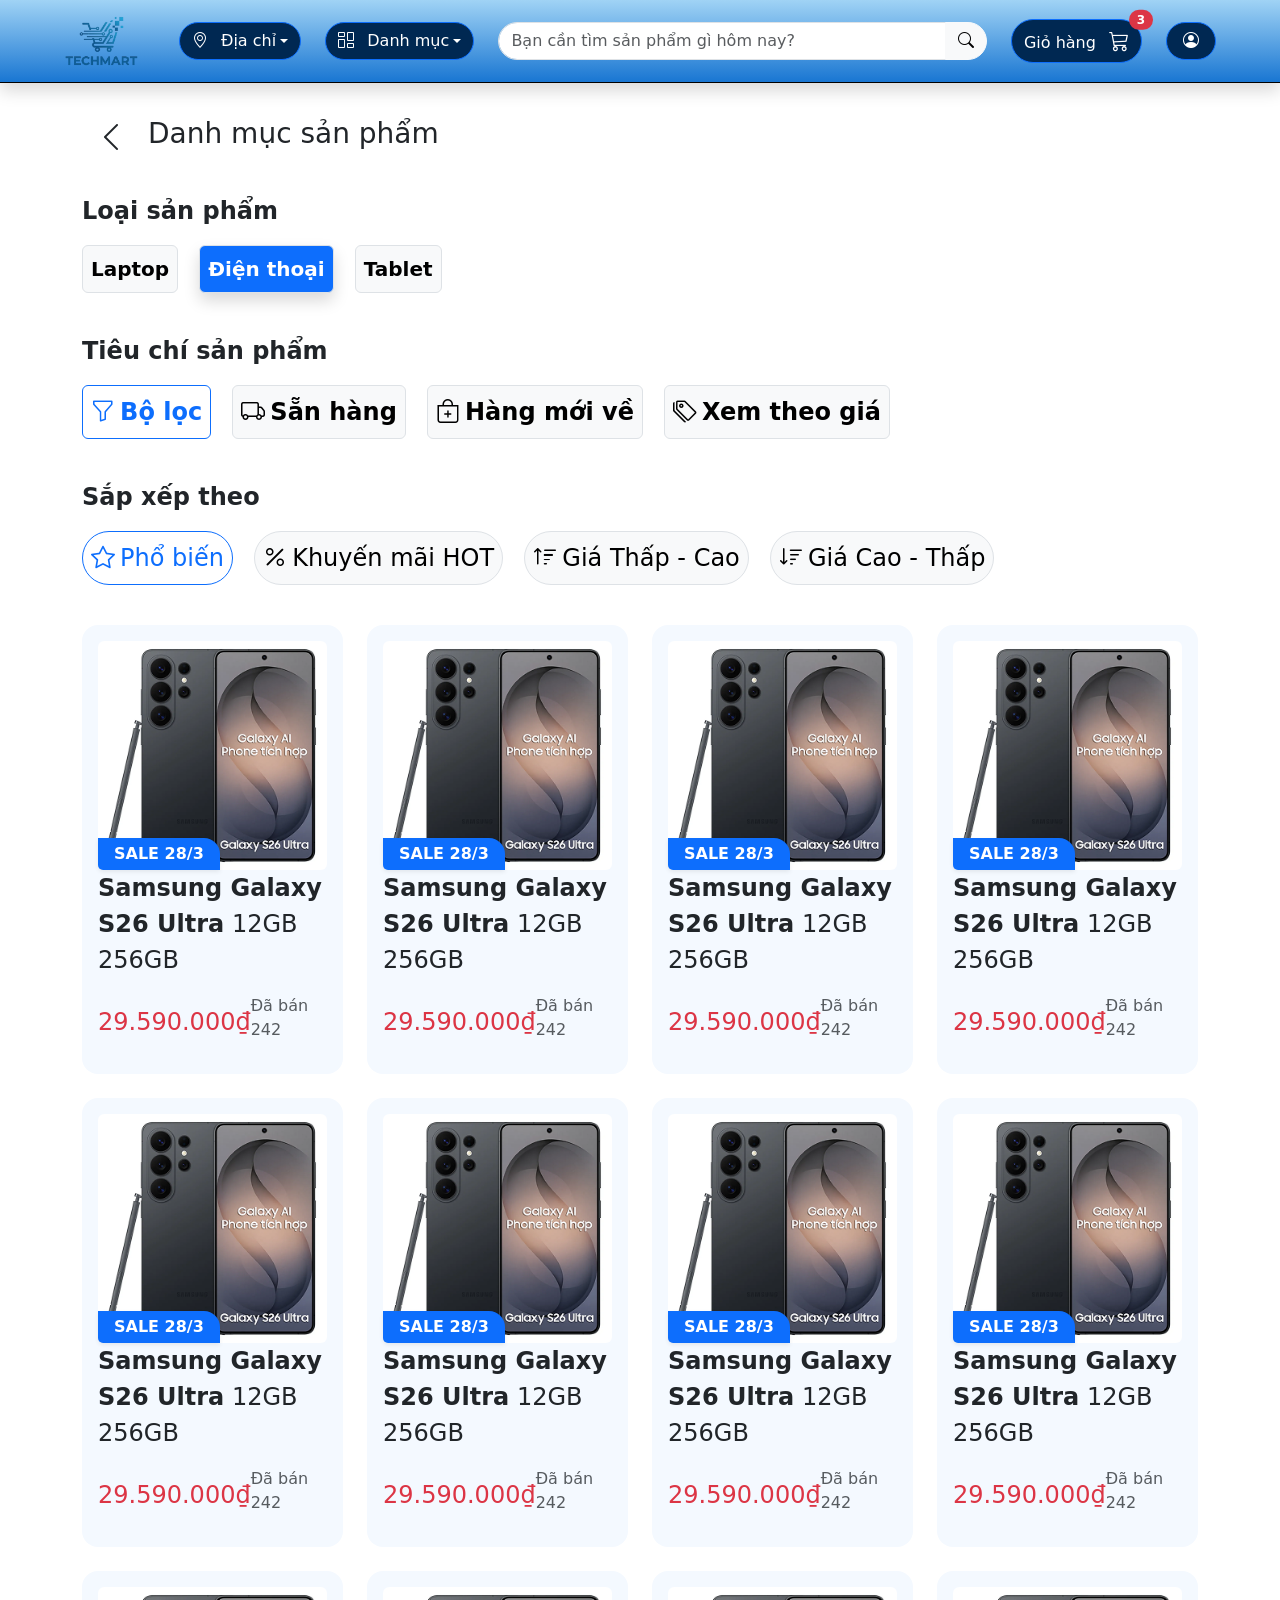
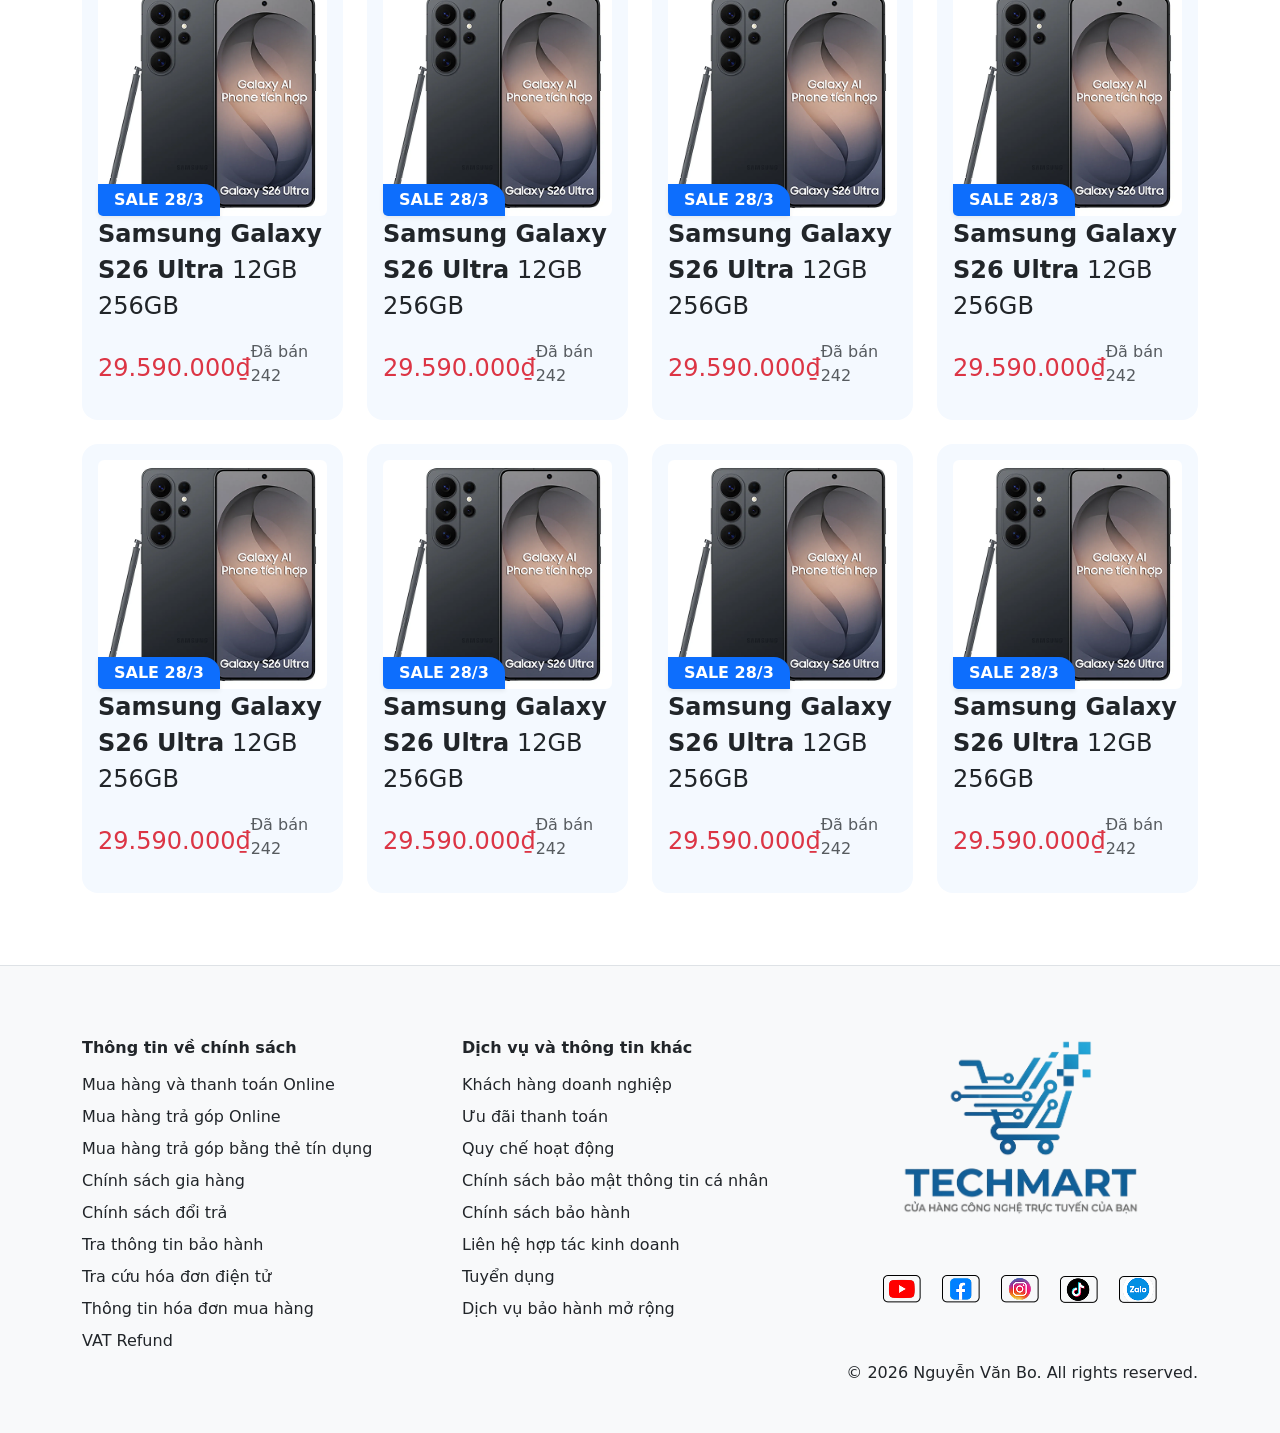
<file: category_phone.html>
<!doctype html>
<html lang="en" data-bs-theme="light">
    <head>
        <title>TechMart - Samsung Galaxy S26</title>
        <link rel="icon" type="image/x-icon" href="favicon.png">
        <!-- Required meta tags -->
        <meta charset="utf-8" />
        <meta name="viewport" content="width=device-width, initial-scale=1" />

        <!-- Bootstrap CSS v5.3.8 -->
        <link
            href="https://cdn.jsdelivr.net/npm/bootstrap@5.3.8/dist/css/bootstrap.min.css"
            rel="stylesheet"
            integrity="sha384-sRIl4kxILFvY47J16cr9ZwB07vP4J8+LH7qKQnuqkuIAvNWLzeN8tE5YBujZqJLB"
            crossorigin="anonymous"
        />
        <link rel="stylesheet" href="https://cdn.jsdelivr.net/npm/bootstrap-icons@1.11.3/font/bootstrap-icons.min.css">
        <link rel="stylesheet" href="style.css">
        <link rel="icon" href="data:,">
    </head>

    <body>
        <header class="bg-primary text-white border-bottom border-1 border-black p-3 shadow sticky-top">
            <div class="container-fluid d-flex align-items-center justify-content-between gap-4 flex-wrap px-5">
                <a href="index.html"><img loading="lazy" src="img/Logo_TechMart_2-removebg.png" class="img-fluid me-3 order-first" style="max-height: 50px;" alt="TechMart"></a>

                <!-- Menu Hamburger -->
                <button class="btn btn-outline-light border-0 d-lg-none order-1" type="button" data-bs-toggle="collapse" data-bs-target="#menuThuGon" aria-expanded="false">
                    <i class="bi bi-list fs-1"></i>
                </button>

                <div class="collapse d-lg-flex flex-grow-1 mt-3 mt-lg-0 custom-mobile-break" id="menuThuGon">
                    <div class="d-flex flex-column flex-lg-row align-items-lg-center gap-4 w-100">
                
                        <!-- Nút chọn địa chỉ -->
                        <div class="dropdown order-2 order-lg-1">
                            <button class="button btn btn-primary dropdown-toggle d-flex align-items-center justify-content-between w-100 text-start text-lg-center" type="button" data-bs-toggle="dropdown"
                                aria-expanded="false">
                                <span><i class="bi bi-geo-alt me-2"></i> Địa chỉ</span>
                            </button>
                
                            <ul class="dropdown-menu p-3" style="min-width: 400px; max-height: 300px; overflow-y: auto;">
                                <li>
                                    <p class="text-center text-muted mb-3">Vui lòng chọn tỉnh, thành phố để biết chính xác giá, khuyến
                                        mãi và tồn kho</p>
                                </li>
                                <li>
                                    <div class="container-fluid px-0">
                                        <div class="row align-items-start">
                                            <div class="col"><a class="dropdown-item border-bottom border-black border-1" href="#">TP
                                                    HCM</a></div>
                                            <div class="col"><a class="dropdown-item border-bottom border-black border-1" href="#">Hà
                                                    Nội</a></div>
                                        </div>
                                        <div class="row">
                                            <div class="col"><a class="dropdown-item border-bottom border-black border-1" href="#">An
                                                    Giang</a></div>
                                            <div class="col"><a class="dropdown-item border-bottom border-black border-1" href="#">Bà
                                                    Rịa - Vũng Tàu</a>
                                            </div>
                                        </div>
                                        <div class="row">
                                            <div class="col"><a class="dropdown-item border-bottom border-black border-1" href="#">Bạc
                                                    Liêu</a></div>
                                            <div class="col"><a class="dropdown-item border-bottom border-black border-1" href="#">Bắc
                                                    Giang</a></div>
                                        </div>
                                        <div class="row">
                                            <div class="col"><a class="dropdown-item border-bottom border-black border-1" href="#">Bắc
                                                    Ninh</a></div>
                                            <div class="col"><a class="dropdown-item border-bottom border-black border-1" href="#">Bến
                                                    Tre</a></div>
                                        </div>
                                        <div class="row">
                                            <div class="col"><a class="dropdown-item border-bottom border-black border-1" href="#">Bình
                                                    Dương</a></div>
                                            <div class="col"><a class="dropdown-item border-bottom border-black border-1" href="#">Bình
                                                    Định</a></div>
                                        </div>
                                        <div class="row">
                                            <div class="col"><a class="dropdown-item border-bottom border-black border-1" href="#">Bình
                                                    Phước</a></div>
                                            <div class="col"><a class="dropdown-item border-bottom border-black border-1" href="#">Bình
                                                    Thuận</a></div>
                                        </div>
                                        <div class="row">
                                            <div class="col"><a class="dropdown-item border-bottom border-black border-1" href="#">Cà
                                                    Mau</a></div>
                                            <div class="col"><a class="dropdown-item border-bottom border-black border-1" href="#">Cần
                                                    Thơ</a></div>
                                        </div>
                                        <div class="row">
                                            <div class="col"><a class="dropdown-item border-bottom border-black border-1" href="#">Đà
                                                    Nẵng</a></div>
                                            <div class="col"><a class="dropdown-item border-bottom border-black border-1" href="#">Đắk
                                                    Lắk</a></div>
                                        </div>
                                        <div class="row">
                                            <div class="col"><a class="dropdown-item border-bottom border-black border-1" href="#">Đồng
                                                    Nai</a></div>
                                            <div class="col"><a class="dropdown-item border-bottom border-black border-1" href="#">Đồng
                                                    Tháp</a></div>
                                        </div>
                                        <div class="row">
                                            <div class="col"><a class="dropdown-item border-bottom border-black border-1" href="#">Gia
                                                    Lai</a></div>
                                            <div class="col"><a class="dropdown-item border-bottom border-black border-1" href="#">Hà
                                                    Nam</a></div>
                                        </div>
                                        <div class="row">
                                            <div class="col"><a class="dropdown-item border-bottom border-black border-1" href="#">Hà
                                                    Tỉnh</a></div>
                                            <div class="col"><a class="dropdown-item border-bottom border-black border-1" href="#">Hải
                                                    Dương</a></div>
                                        </div>
                                        <div class="row">
                                            <div class="col"><a class="dropdown-item border-bottom border-black border-1" href="#">Hải
                                                    Phòng</a></div>
                                            <div class="col"><a class="dropdown-item border-bottom border-black border-1" href="#">Khánh
                                                    Hòa</a></div>
                                        </div>
                                        <div class="row">
                                            <div class="col"><a class="dropdown-item border-bottom border-black border-1" href="#">Kiên
                                                    Giang</a></div>
                                            <div class="col"><a class="dropdown-item border-bottom border-black border-1" href="#">Lạng
                                                    Sơn</a></div>
                                        </div>
                                        <div class="row">
                                            <div class="col"><a class="dropdown-item border-bottom border-black border-1" href="#">Lâm
                                                    Đồng</a></div>
                                            <div class="col"><a class="dropdown-item border-bottom border-black border-1" href="#">Long
                                                    An</a></div>
                                        </div>
                                        <div class="row">
                                            <div class="col"><a class="dropdown-item border-bottom border-black border-1" href="#">Ninh
                                                    Bình</a></div>
                                            <div class="col"><a class="dropdown-item border-bottom border-black border-1" href="#">Ninh
                                                    Thuận</a></div>
                                        </div>
                                        <div class="row">
                                            <div class="col"><a class="dropdown-item border-bottom border-black border-1" href="#">Phú
                                                    Thọ</a></div>
                                            <div class="col"><a class="dropdown-item border-bottom border-black border-1" href="#">Quảng
                                                    Bình</a></div>
                                        </div>
                                        <div class="row">
                                            <div class="col"><a class="dropdown-item border-bottom border-black border-1" href="#">Sóc
                                                    Trăng</a></div>
                                            <div class="col"><a class="dropdown-item border-bottom border-black border-1" href="#">Tây
                                                    Ninh</a></div>
                                        </div>
                                        <div class="row">
                                            <div class="col"><a class="dropdown-item border-bottom border-black border-1" href="#">Thái
                                                    Bình</a></div>
                                            <div class="col"><a class="dropdown-item border-bottom border-black border-1" href="#">Thái
                                                    Nguyên</a></div>
                                        </div>
                                        <div class="row">
                                            <div class="col"><a class="dropdown-item border-bottom border-black border-1" href="#">Thanh
                                                    Hóa</a></div>
                                            <div class="col"><a class="dropdown-item border-bottom border-black border-1" href="#">Thừa
                                                    Thiên - Huế</a>
                                            </div>
                                        </div>
                                        <div class="row">
                                            <div class="col"><a class="dropdown-item border-bottom border-black border-1" href="#">Tiền
                                                    Giang</a></div>
                                            <div class="col"><a class="dropdown-item border-bottom border-black border-1" href="#">Trà
                                                    Vinh</a></div>
                                        </div>
                                        <div class="row">
                                            <div class="col"><a class="dropdown-item border-bottom border-black border-1" href="#">Vĩnh
                                                    Long</a></div>
                                            <div class="col"><a class="dropdown-item border-bottom border-black border-1" href="#">Vĩnh
                                                    Phúc</a></div>
                                        </div>
                                    </div>
                                </li>
                            </ul>
                        </div>
                
                        <!-- Nút danh mục -->
                        <div class="dropdown order-3 order-lg-1">
                            <button class="button btn btn-primary dropdown-toggle d-flex align-items-center justify-content-between w-100 text-start text-lg-center" type="button" data-bs-toggle="dropdown"
                                aria-expanded="false">
                                <span><i class="bi bi-columns-gap me-2"></i> Danh mục</span>
                            </button>
                
                            <ul class="dropdown-menu p-2" style="min-width: 200px;">
                                <li>
                                    <a class="dropdown-item d-flex justify-content-between align-items-center py-2" href="category_laptop.html">
                                        <span><i class="bi bi-laptop me-2"></i> Laptop</span>
                                        <i class="bi bi-arrow-right-short fs-5"></i>
                                    </a>
                                </li>
                                <li>
                                    <a class="dropdown-item d-flex justify-content-between align-items-center py-2" href="category_phone.html">
                                        <span><i class="bi bi-phone me-2"></i> Điện thoại</span>
                                        <i class="bi bi-arrow-right-short fs-5"></i>
                                    </a>
                                </li>
                                <li>
                                    <a class="dropdown-item d-flex justify-content-between align-items-center py-2" href="category_tablet.html">
                                        <span><i class="bi bi-tablet me-2"></i> Tablet</span>
                                        <i class="bi bi-arrow-right-short fs-5"></i>
                                    </a>
                                </li>
                            </ul>
                        </div>
                
                        <!-- Thanh tìm kiếm -->
                        <form class="form-search d-flex flex-grow-1 order-0 order-lg-2" role="search">
                            <div class="input-group">
                                <input type="text" class="form-control rounded-start-pill"
                                    placeholder="Bạn cần tìm sản phẩm gì hôm nay?" aria-label="Search">
                                <button class="btn btn-light rounded-end-pill" type="submit">
                                    <i class="bi bi-search"></i>
                                </button>
                            </div>
                        </form>
                
                        <!-- Giỏ hàng -->
                        <a class="button btn btn-primary position-relative order-1 order-lg-3" href="cart.html">
                            Giỏ hàng <i class="bi bi-cart3 fs-5 ms-2"></i>
                            <span class="position-absolute top-0 start-100 translate-middle badge rounded-pill bg-danger">
                                3
                            </span>
                        </a>
                
                        <!-- Tùy chọn người dùng -->
                        <div class="dropdown order-lg-0 order-lg-4">
                            <button class="button btn btn-primary px-3 w-100 text-start text-lg-center" type="button" data-bs-toggle="dropdown" aria-expanded="false">
                                <i class="bi bi-person-circle"></i>
                                <span class="d-inline d-lg-none ps-2">Tài khoản</span>
                            </button>
                
                            <ul class="dropdown-menu p-3" style="min-width: 300px;">
                                <img loading="lazy" src="img/User.png" class="img-fluid rounded-circle d-block mx-auto" style="max-height: 75px;"
                                    alt="User">
                                <div class="container pt-3 border-bottom border-black p-2">
                                    <button class="button btn btn-primary px-4 flex-fill" type="button">
                                        Đăng nhập
                                    </button>
                                    <button class="btn btn-outline-dark rounded-pill px-4 flex-fill" type="button">
                                        Đăng ký
                                    </button>
                                </div>
                                <div class="container">
                                    <li class="border-bottom border-black p-2">
                                        <a class="dropdown-item d-flex justify-content-between align-items-center py-2" href="contact.html">
                                            <span>Liên hệ</span>
                                        </a>
                                    </li>
                                    <li class="border-bottom border-black p-2">
                                        <a class="dropdown-item d-flex justify-content-between align-items-center py-2" href="about_us.html">
                                            <span>About Us</span>
                                        </a>
                                    </li>
                                </div>
                            </ul>
                        </div>
                    </div>
                </div>

            </div>
        </header>

        <main>
            <div class="container my-4">
                <div class="row">
                    <div class="col d-flex align-items-center">
                        <button class="btn d-inline-flex align-items-center" onclick="history.back()">
                            <i class="bi bi-chevron-left me-2 fs-2 fw-bold"></i>
                        </button>
                        <p class="h3">Danh mục sản phẩm</p>
                    </div>
                </div>
            </div>

            <div class="container my-4">
                <div class="row mb-3">
                    <span class="fw-semibold fs-4">Loại sản phẩm</span>
                </div>
                <!-- Phần chọn loại sản phẩm -->
                <div class="row mb-4">
                    <div class="col">
                        <a href="category_laptop.html" class="btn btn-light border p-2 me-3 mb-3">
                            <span class="fw-semibold fs-5">Laptop</span>
                        </a>
                        <a href="category_phone.html" class="btn btn-primary border shadow p-2 me-3 mb-3">
                            <span class="fw-semibold fs-5">Điện thoại</span>
                        </a>
                        <a href="category_tablet.html" class="btn btn-light border p-2 me-3 mb-3">
                            <span class="fw-semibold fs-5">Tablet</span>
                        </a>
                    </div>
                </div>

                <!-- Bộ lọc sản phẩm theo tiêu chí của người mua -->
                <div class="row mb-3">
                    <span class="fw-semibold fs-4">Tiêu chí sản phẩm</span>
                </div>

                <!-- Nút lọc sản phẩm sẽ được cập nhật sau -->
                <div class="row mb-4">
                    <div class="col">
                        <button class="btn btn-outline-primary p-2 me-3 mb-3">
                            <i class="bi bi-funnel fw-semibold fs-4"></i>
                            <span class="fw-semibold fs-4">Bộ lọc</span>
                        </button>
                        <button class="btn btn-light border p-2 me-3 mb-3">
                            <i class="bi bi-truck fw-semibold fs-4"></i>
                            <span class="fw-semibold fs-4">Sẵn hàng</span>
                        </button>
                        <button class="btn btn-light border p-2 me-3 mb-3">
                            <i class="bi bi-bag-plus fw-semibold fs-4"></i>
                            <span class="fw-semibold fs-4">Hàng mới về</span>
                        </button>
                        <button class="btn btn-light border p-2 me-3 mb-3">
                            <i class="bi bi-tags fw-semibold fs-4"></i>
                            <span class="fw-semibold fs-4">Xem theo giá</span>
                        </button>
                    </div>
                </div>
            </div>

            <div class="container my-4">
                <div class="row mb-3">
                    <span class="fw-semibold fs-4">Sắp xếp theo</span>
                </div>
            
                <!-- Các chức năng sắp xếp sản phẩm -->
                <div class="row mb-4">
                    <div class="col">
                        <button class="btn btn-outline-primary rounded-5 p-2 me-3 mb-3">
                            <i class="bi bi-star fw-semibold fs-4"></i>
                            <span class="fs-4">Phổ biến</span>
                        </button>
                        <button class="btn btn-light rounded-5 border p-2 me-3 mb-3">
                            <i class="bi bi-percent fw-semibold fs-4"></i>
                            <span class="fs-4">Khuyến mãi HOT</span>
                        </button>
                        <button class="btn btn-light rounded-5 border p-2 me-3 mb-3">
                            <i class="bi bi-sort-up fw-semibold fs-4"></i>
                            <span class="fs-4">Giá Thấp - Cao</span>
                        </button>
                        <button class="btn btn-light rounded-5 border p-2 me-3 mb-3">
                            <i class="bi bi-sort-down fw-semibold fs-4"></i>
                            <span class="fs-4">Giá Cao - Thấp</span>
                        </button>
                    </div>
                </div>

                <!-- Nơi hiện sản phẩm theo nhu cầu người mua -->
                <div class="row mb-4">
                    <div class="col-lg-3 col-md-4 col-6">
                        <a href="product.html" class="text-decoration-none text-reset">
                            <div class="box-product-info p-3 mb-4">
                                <div class="position-relative d-inline-block">
                                    <img loading="lazy" src="img/img_products/phone.png" class="img-fluid rounded" alt="Ảnh sản phẩm">
                                    <span class="box-sale position-absolute bottom-0 start-0 badge bg-primary p-2 px-3 fs-6 shadow-sm">
                                        SALE 28/3
                                    </span>
                                </div>
                                <p class="fs-4"><span class="fw-semibold">Samsung Galaxy S26 Ultra</span> 12GB 256GB</p>
                                <div class="d-flex justify-content-between align-items-center">
                                    <p class="text-danger h4">29.590.000₫</p>
                                    <p class="text-muted">Đã bán 242</p>
                                </div>
                            </div>
                        </a>
                        <a href="product.html" class="text-decoration-none text-reset">
                            <div class="box-product-info p-3 mb-4">
                                <div class="position-relative d-inline-block">
                                    <img loading="lazy" src="img/img_products/phone.png" class="img-fluid rounded" alt="Ảnh sản phẩm">
                                    <span class="box-sale position-absolute bottom-0 start-0 badge bg-primary p-2 px-3 fs-6 shadow-sm">
                                        SALE 28/3
                                    </span>
                                </div>
                                <p class="fs-4"><span class="fw-semibold">Samsung Galaxy S26 Ultra</span> 12GB 256GB</p>
                                <div class="d-flex justify-content-between align-items-center">
                                    <p class="text-danger h4">29.590.000₫</p>
                                    <p class="text-muted">Đã bán 242</p>
                                </div>
                            </div>
                        </a>
                        <a href="product.html" class="text-decoration-none text-reset">
                            <div class="box-product-info p-3 mb-4">
                                <div class="position-relative d-inline-block">
                                    <img loading="lazy" src="img/img_products/phone.png" class="img-fluid rounded" alt="Ảnh sản phẩm">
                                    <span class="box-sale position-absolute bottom-0 start-0 badge bg-primary p-2 px-3 fs-6 shadow-sm">
                                        SALE 28/3
                                    </span>
                                </div>
                                <p class="fs-4"><span class="fw-semibold">Samsung Galaxy S26 Ultra</span> 12GB 256GB</p>
                                <div class="d-flex justify-content-between align-items-center">
                                    <p class="text-danger h4">29.590.000₫</p>
                                    <p class="text-muted">Đã bán 242</p>
                                </div>
                            </div>
                        </a>
                        <a href="product.html" class="text-decoration-none text-reset">
                            <div class="box-product-info p-3 mb-4">
                                <div class="position-relative d-inline-block">
                                    <img loading="lazy" src="img/img_products/phone.png" class="img-fluid rounded" alt="Ảnh sản phẩm">
                                    <span class="box-sale position-absolute bottom-0 start-0 badge bg-primary p-2 px-3 fs-6 shadow-sm">
                                        SALE 28/3
                                    </span>
                                </div>
                                <p class="fs-4"><span class="fw-semibold">Samsung Galaxy S26 Ultra</span> 12GB 256GB</p>
                                <div class="d-flex justify-content-between align-items-center">
                                    <p class="text-danger h4">29.590.000₫</p>
                                    <p class="text-muted">Đã bán 242</p>
                                </div>
                            </div>
                        </a>
                    </div>
                    <div class="col-lg-3 col-md-4 col-6">
                        <a href="product.html" class="text-decoration-none text-reset">
                            <div class="box-product-info p-3 mb-4">
                                <div class="position-relative d-inline-block">
                                    <img loading="lazy" src="img/img_products/phone.png" class="img-fluid rounded" alt="Ảnh sản phẩm">
                                    <span class="box-sale position-absolute bottom-0 start-0 badge bg-primary p-2 px-3 fs-6 shadow-sm">
                                        SALE 28/3
                                    </span>
                                </div>
                                <p class="fs-4"><span class="fw-semibold">Samsung Galaxy S26 Ultra</span> 12GB 256GB</p>
                                <div class="d-flex justify-content-between align-items-center">
                                    <p class="text-danger h4">29.590.000₫</p>
                                    <p class="text-muted">Đã bán 242</p>
                                </div>
                            </div>
                        </a>
                        <a href="product.html" class="text-decoration-none text-reset">
                            <div class="box-product-info p-3 mb-4">
                                <div class="position-relative d-inline-block">
                                    <img loading="lazy" src="img/img_products/phone.png" class="img-fluid rounded" alt="Ảnh sản phẩm">
                                    <span class="box-sale position-absolute bottom-0 start-0 badge bg-primary p-2 px-3 fs-6 shadow-sm">
                                        SALE 28/3
                                    </span>
                                </div>
                                <p class="fs-4"><span class="fw-semibold">Samsung Galaxy S26 Ultra</span> 12GB 256GB</p>
                                <div class="d-flex justify-content-between align-items-center">
                                    <p class="text-danger h4">29.590.000₫</p>
                                    <p class="text-muted">Đã bán 242</p>
                                </div>
                            </div>
                        </a>
                        <a href="product.html" class="text-decoration-none text-reset">
                            <div class="box-product-info p-3 mb-4">
                                <div class="position-relative d-inline-block">
                                    <img loading="lazy" src="img/img_products/phone.png" class="img-fluid rounded" alt="Ảnh sản phẩm">
                                    <span class="box-sale position-absolute bottom-0 start-0 badge bg-primary p-2 px-3 fs-6 shadow-sm">
                                        SALE 28/3
                                    </span>
                                </div>
                                <p class="fs-4"><span class="fw-semibold">Samsung Galaxy S26 Ultra</span> 12GB 256GB</p>
                                <div class="d-flex justify-content-between align-items-center">
                                    <p class="text-danger h4">29.590.000₫</p>
                                    <p class="text-muted">Đã bán 242</p>
                                </div>
                            </div>
                        </a>
                        <a href="product.html" class="text-decoration-none text-reset">
                            <div class="box-product-info p-3 mb-4">
                                <div class="position-relative d-inline-block">
                                    <img loading="lazy" src="img/img_products/phone.png" class="img-fluid rounded" alt="Ảnh sản phẩm">
                                    <span class="box-sale position-absolute bottom-0 start-0 badge bg-primary p-2 px-3 fs-6 shadow-sm">
                                        SALE 28/3
                                    </span>
                                </div>
                                <p class="fs-4"><span class="fw-semibold">Samsung Galaxy S26 Ultra</span> 12GB 256GB</p>
                                <div class="d-flex justify-content-between align-items-center">
                                    <p class="text-danger h4">29.590.000₫</p>
                                    <p class="text-muted">Đã bán 242</p>
                                </div>
                            </div>
                        </a>
                    </div>
                    <div class="col-lg-3 col-md-4 d-none d-md-block">
                        <a href="product.html" class="text-decoration-none text-reset">
                            <div class="box-product-info p-3 mb-4">
                                <div class="position-relative d-inline-block">
                                    <img loading="lazy" src="img/img_products/phone.png" class="img-fluid rounded" alt="Ảnh sản phẩm">
                                    <span class="box-sale position-absolute bottom-0 start-0 badge bg-primary p-2 px-3 fs-6 shadow-sm">
                                        SALE 28/3
                                    </span>
                                </div>
                                <p class="fs-4"><span class="fw-semibold">Samsung Galaxy S26 Ultra</span> 12GB 256GB</p>
                                <div class="d-flex justify-content-between align-items-center">
                                    <p class="text-danger h4">29.590.000₫</p>
                                    <p class="text-muted">Đã bán 242</p>
                                </div>
                            </div>
                        </a>
                        <a href="product.html" class="text-decoration-none text-reset">
                            <div class="box-product-info p-3 mb-4">
                                <div class="position-relative d-inline-block">
                                    <img loading="lazy" src="img/img_products/phone.png" class="img-fluid rounded" alt="Ảnh sản phẩm">
                                    <span class="box-sale position-absolute bottom-0 start-0 badge bg-primary p-2 px-3 fs-6 shadow-sm">
                                        SALE 28/3
                                    </span>
                                </div>
                                <p class="fs-4"><span class="fw-semibold">Samsung Galaxy S26 Ultra</span> 12GB 256GB</p>
                                <div class="d-flex justify-content-between align-items-center">
                                    <p class="text-danger h4">29.590.000₫</p>
                                    <p class="text-muted">Đã bán 242</p>
                                </div>
                            </div>
                        </a>
                        <a href="product.html" class="text-decoration-none text-reset">
                            <div class="box-product-info p-3 mb-4">
                                <div class="position-relative d-inline-block">
                                    <img loading="lazy" src="img/img_products/phone.png" class="img-fluid rounded" alt="Ảnh sản phẩm">
                                    <span class="box-sale position-absolute bottom-0 start-0 badge bg-primary p-2 px-3 fs-6 shadow-sm">
                                        SALE 28/3
                                    </span>
                                </div>
                                <p class="fs-4"><span class="fw-semibold">Samsung Galaxy S26 Ultra</span> 12GB 256GB</p>
                                <div class="d-flex justify-content-between align-items-center">
                                    <p class="text-danger h4">29.590.000₫</p>
                                    <p class="text-muted">Đã bán 242</p>
                                </div>
                            </div>
                        </a>
                        <a href="product.html" class="text-decoration-none text-reset">
                            <div class="box-product-info p-3 mb-4">
                                <div class="position-relative d-inline-block">
                                    <img loading="lazy" src="img/img_products/phone.png" class="img-fluid rounded" alt="Ảnh sản phẩm">
                                    <span class="box-sale position-absolute bottom-0 start-0 badge bg-primary p-2 px-3 fs-6 shadow-sm">
                                        SALE 28/3
                                    </span>
                                </div>
                                <p class="fs-4"><span class="fw-semibold">Samsung Galaxy S26 Ultra</span> 12GB 256GB</p>
                                <div class="d-flex justify-content-between align-items-center">
                                    <p class="text-danger h4">29.590.000₫</p>
                                    <p class="text-muted">Đã bán 242</p>
                                </div>
                            </div>
                        </a>
                    </div>
                    <div class="col-lg-3 d-none d-lg-block">
                        <a href="product.html" class="text-decoration-none text-reset">
                            <div class="box-product-info p-3 mb-4">
                                <div class="position-relative d-inline-block">
                                    <img loading="lazy" src="img/img_products/phone.png" class="img-fluid rounded" alt="Ảnh sản phẩm">
                                    <span class="box-sale position-absolute bottom-0 start-0 badge bg-primary p-2 px-3 fs-6 shadow-sm">
                                        SALE 28/3
                                    </span>
                                </div>
                                <p class="fs-4"><span class="fw-semibold">Samsung Galaxy S26 Ultra</span> 12GB 256GB</p>
                                <div class="d-flex justify-content-between align-items-center">
                                    <p class="text-danger h4">29.590.000₫</p>
                                    <p class="text-muted">Đã bán 242</p>
                                </div>
                            </div>
                        </a>
                        <a href="product.html" class="text-decoration-none text-reset">
                            <div class="box-product-info p-3 mb-4">
                                <div class="position-relative d-inline-block">
                                    <img loading="lazy" src="img/img_products/phone.png" class="img-fluid rounded" alt="Ảnh sản phẩm">
                                    <span class="box-sale position-absolute bottom-0 start-0 badge bg-primary p-2 px-3 fs-6 shadow-sm">
                                        SALE 28/3
                                    </span>
                                </div>
                                <p class="fs-4"><span class="fw-semibold">Samsung Galaxy S26 Ultra</span> 12GB 256GB</p>
                                <div class="d-flex justify-content-between align-items-center">
                                    <p class="text-danger h4">29.590.000₫</p>
                                    <p class="text-muted">Đã bán 242</p>
                                </div>
                            </div>
                        </a>
                        <a href="product.html" class="text-decoration-none text-reset">
                            <div class="box-product-info p-3 mb-4">
                                <div class="position-relative d-inline-block">
                                    <img loading="lazy" src="img/img_products/phone.png" class="img-fluid rounded" alt="Ảnh sản phẩm">
                                    <span class="box-sale position-absolute bottom-0 start-0 badge bg-primary p-2 px-3 fs-6 shadow-sm">
                                        SALE 28/3
                                    </span>
                                </div>
                                <p class="fs-4"><span class="fw-semibold">Samsung Galaxy S26 Ultra</span> 12GB 256GB</p>
                                <div class="d-flex justify-content-between align-items-center">
                                    <p class="text-danger h4">29.590.000₫</p>
                                    <p class="text-muted">Đã bán 242</p>
                                </div>
                            </div>
                        </a>
                        <a href="product.html" class="text-decoration-none text-reset">
                            <div class="box-product-info p-3 mb-4">
                                <div class="position-relative d-inline-block">
                                    <img loading="lazy" src="img/img_products/phone.png" class="img-fluid rounded" alt="Ảnh sản phẩm">
                                    <span class="box-sale position-absolute bottom-0 start-0 badge bg-primary p-2 px-3 fs-6 shadow-sm">
                                        SALE 28/3
                                    </span>
                                </div>
                                <p class="fs-4"><span class="fw-semibold">Samsung Galaxy S26 Ultra</span> 12GB 256GB</p>
                                <div class="d-flex justify-content-between align-items-center">
                                    <p class="text-danger h4">29.590.000₫</p>
                                    <p class="text-muted">Đã bán 242</p>
                                </div>
                            </div>
                        </a>
                    </div>

                </div>
            </div>

        </main>

        <button onclick="scrollToTop()" id="backToTopBtn" class="btn btn-primary rounded-circle" title="Lên đầu trang">
            <i class="bi bi-caret-up-fill"></i>
        </button>

        <footer class="bg-light pt-5 pb-4 mt-5 border-top">
            <div class="container custom-footer my-4">
                <div class="row">
                    <div class="col-lg-4 col-md-6 col-12 mb-4">
                        <p class="h6 fw-bold mb-3">Thông tin về chính sách</p>
                        <a href="#" class="d-block mb-2 text-decoration-none text-dark footer-link">Mua hàng và thanh toán Online</a>
                        <a href="#" class="d-block mb-2 text-decoration-none text-dark footer-link">Mua hàng trả góp Online</a>
                        <a href="#" class="d-block mb-2 text-decoration-none text-dark footer-link">Mua hàng trả góp bằng thẻ tín dụng</a>
                        <a href="#" class="d-block mb-2 text-decoration-none text-dark footer-link">Chính sách gia hàng</a>
                        <a href="#" class="d-block mb-2 text-decoration-none text-dark footer-link">Chính sách đổi trả</a>
                        <a href="#" class="d-block mb-2 text-decoration-none text-dark footer-link">Tra thông tin bảo hành</a>
                        <a href="#" class="d-block mb-2 text-decoration-none text-dark footer-link">Tra cứu hóa đơn điện tử</a>
                        <a href="#" class="d-block mb-2 text-decoration-none text-dark footer-link">Thông tin hóa đơn mua hàng</a>
                        <a href="#" class="d-block mb-2 text-decoration-none text-dark footer-link">VAT Refund</a>
                    </div>
                    <div class="col-lg-4 col-md-6 col-12 mb-4">
                        <p class="h6 fw-bold mb-3">Dịch vụ và thông tin khác</p>
                        <a href="#" class="d-block mb-2 text-decoration-none text-dark footer-link">Khách hàng doanh nghiệp</a>
                        <a href="#" class="d-block mb-2 text-decoration-none text-dark footer-link">Ưu đãi thanh toán</a>
                        <a href="#" class="d-block mb-2 text-decoration-none text-dark footer-link">Quy chế hoạt động</a>
                        <a href="#" class="d-block mb-2 text-decoration-none text-dark footer-link">Chính sách bảo mật thông tin cá nhân</a>
                        <a href="#" class="d-block mb-2 text-decoration-none text-dark footer-link">Chính sách bảo hành</a>
                        <a href="#" class="d-block mb-2 text-decoration-none text-dark footer-link">Liên hệ hợp tác kinh doanh</a>
                        <a href="#" class="d-block mb-2 text-decoration-none text-dark footer-link">Tuyển dụng</a>
                        <a href="#" class="d-block mb-2 text-decoration-none text-dark footer-link">Dịch vụ bảo hành mở rộng</a>
                    </div>
                    <div class="col-lg-4 col-md-12 col-12 d-flex flex-column">
                        <div>
                            <img loading="lazy" src="img/Logo_TechMart-removebg.png" class="img-fluid h-75 d-block mx-auto" alt="TechMart">
                        </div>
                        <div class="text-center">
                            <a href="#" class="p-2"><img loading="lazy" src="img/youtube.png" alt=""></a>
                            <a href="#" class="p-2"><img loading="lazy" src="img/facebook.png" alt=""></a>
                            <a href="#" class="p-2"><img loading="lazy" src="img/instagram.png" alt=""></a>
                            <a href="#" class="p-2"><img loading="lazy" src="img/tiktok.png" alt=""></a>
                            <a href="#" class="p-2"><img loading="lazy" src="img/zalo.png" alt=""></a>
                        </div>
                        <div class="mt-auto text-end pt-4">
                            <p class="mb-0">&copy; 2026 Nguyễn Văn Bo. All rights reserved.</p>
                        </div>
                    </div>
                </div>
            </div>
        </footer>
        <!-- Bootstrap JavaScript Bundle (includes Popper) -->
        <script
            src="https://cdn.jsdelivr.net/npm/bootstrap@5.3.8/dist/js/bootstrap.bundle.min.js"
            integrity="sha384-FKyoEForCGlyvwx9Hj09JcYn3nv7wiPVlz7YYwJrWVcXK/BmnVDxM+D2scQbITxI"
            crossorigin="anonymous"
        ></script>
        <script src="script.js"></script>
    </body>
</html>
</file>
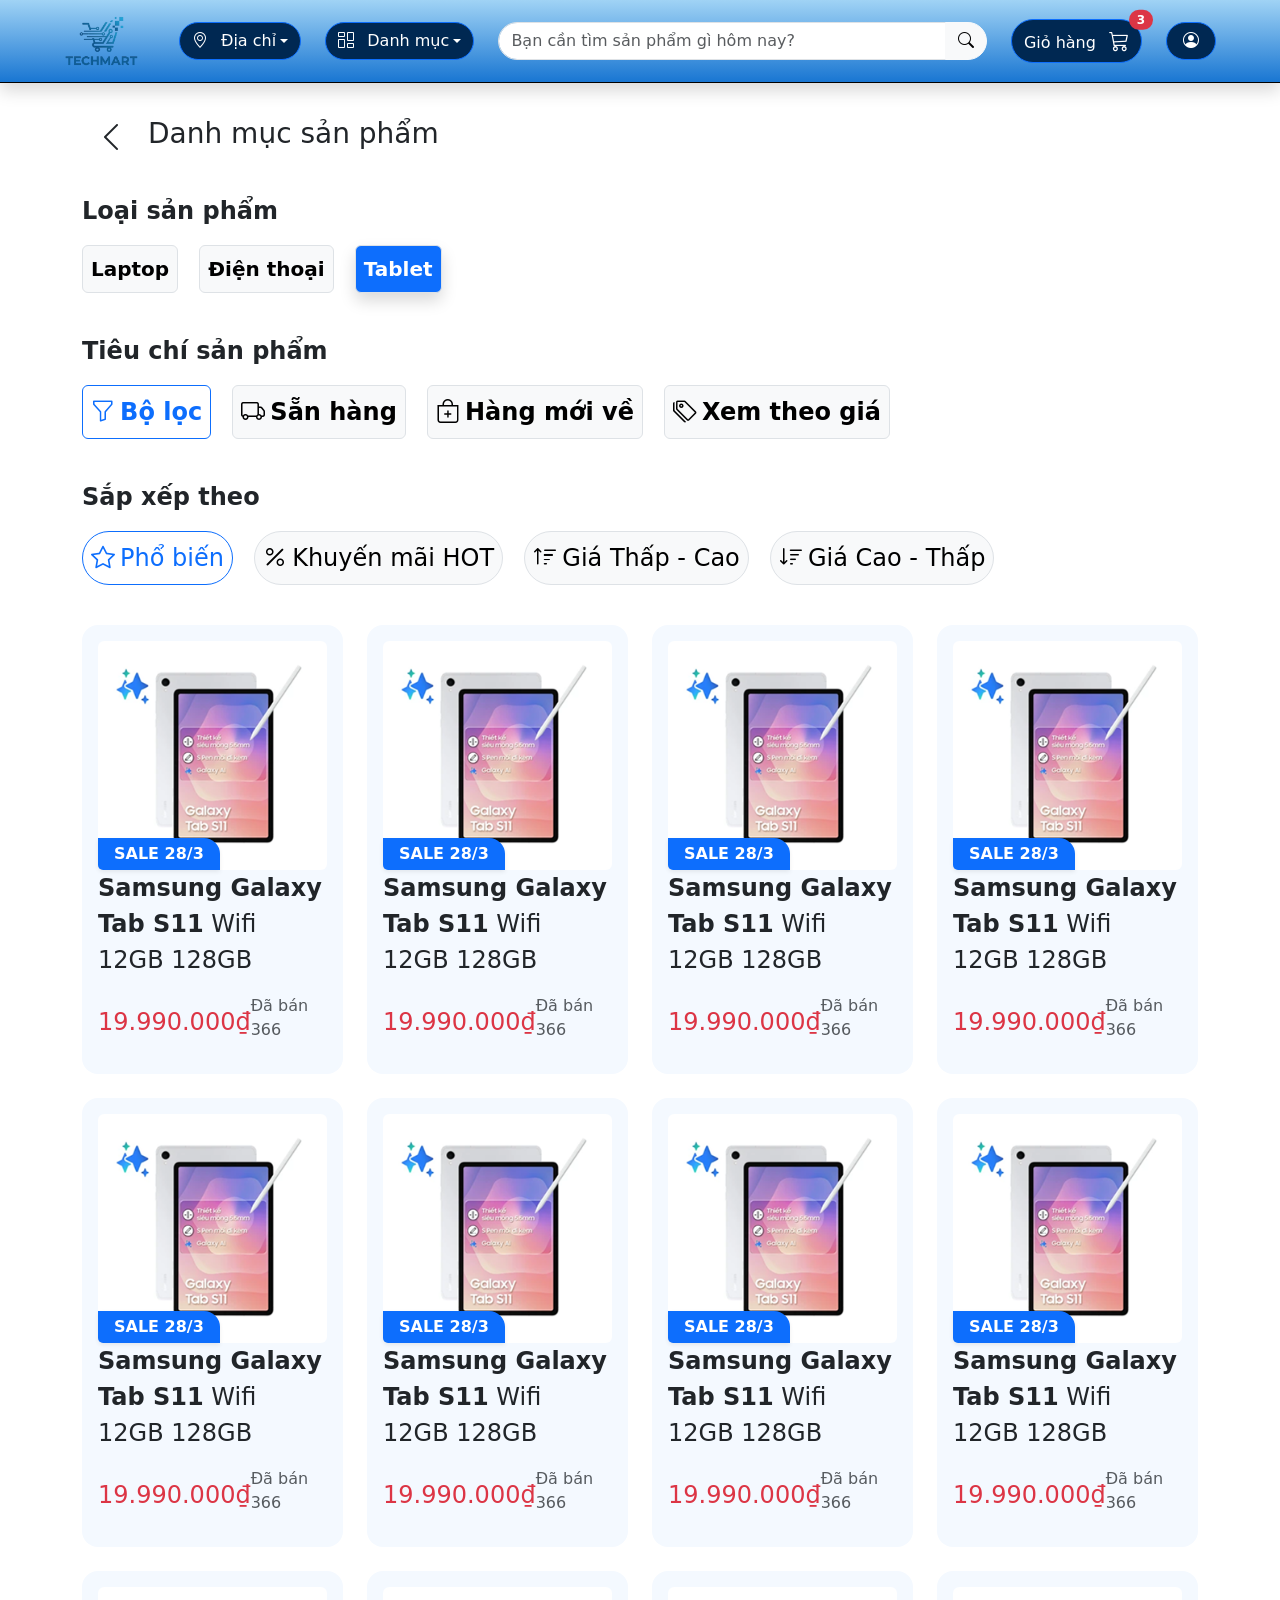
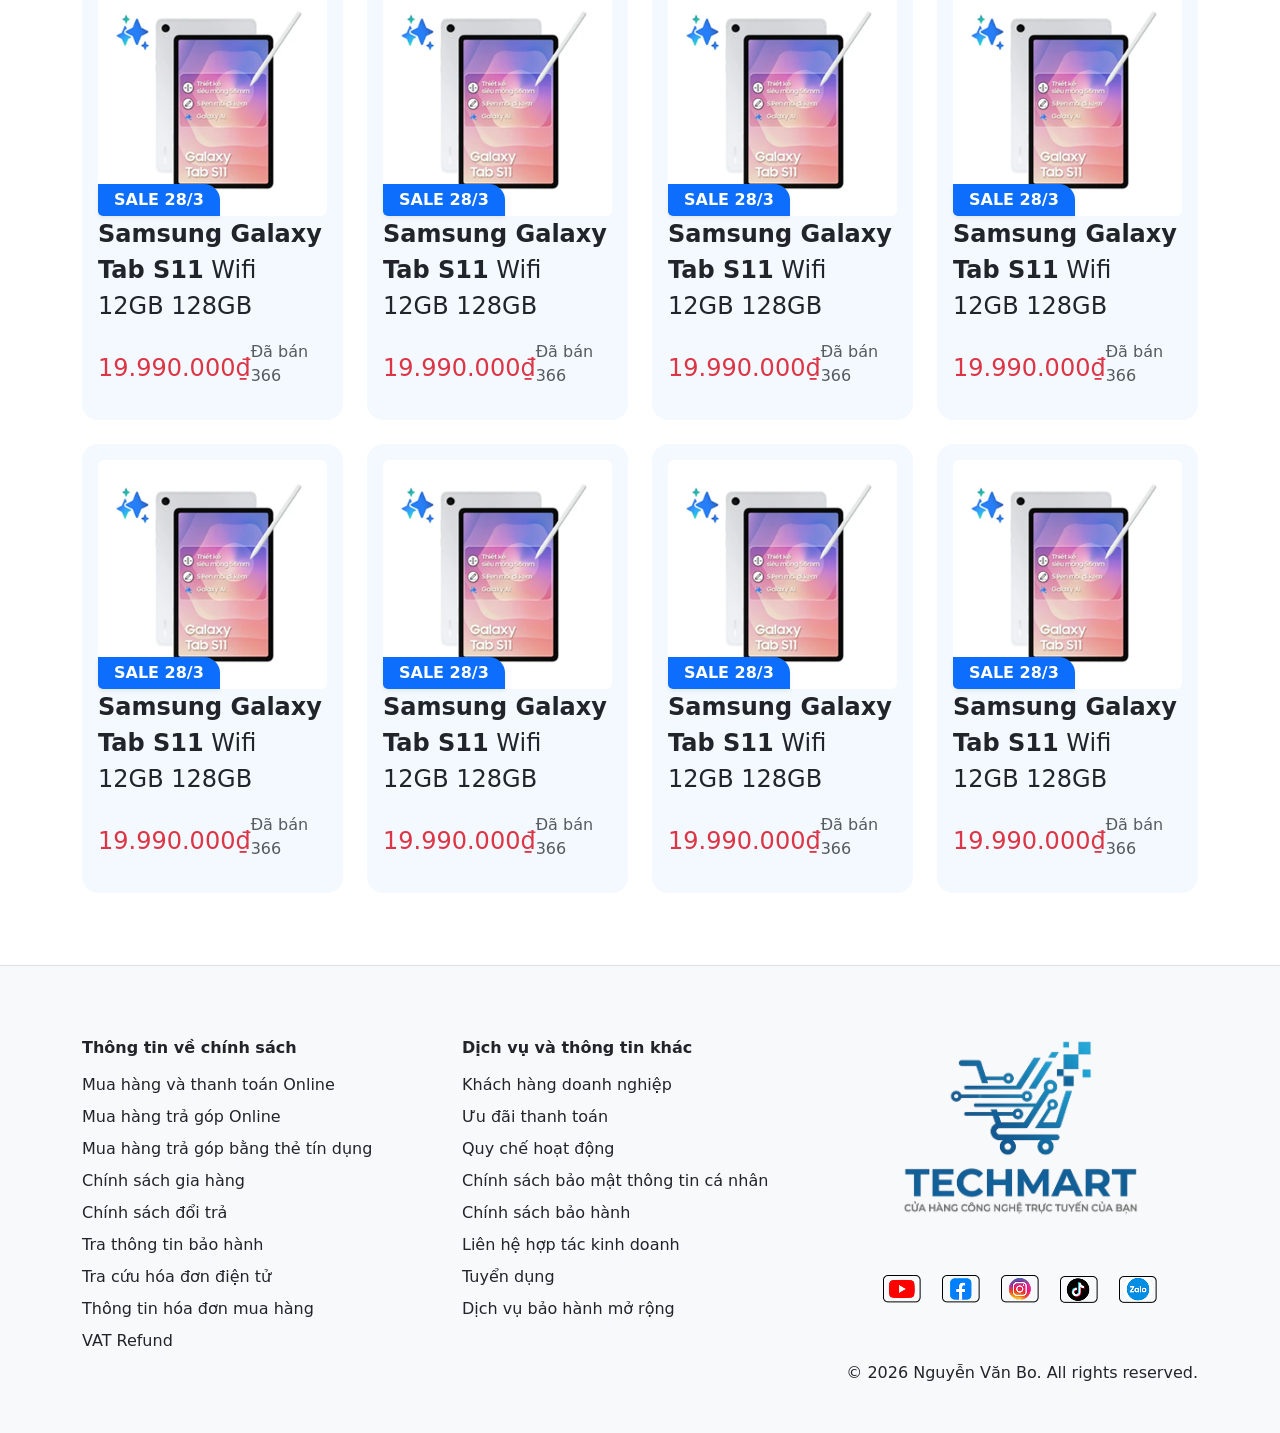
<file: category_tablet.html>
<!doctype html>
<html lang="en" data-bs-theme="light">
    <head>
        <title>TechMart - Samsung Galaxy S26</title>
        <link rel="icon" type="image/x-icon" href="favicon.png">
        <!-- Required meta tags -->
        <meta charset="utf-8" />
        <meta name="viewport" content="width=device-width, initial-scale=1" />

        <!-- Bootstrap CSS v5.3.8 -->
        <link
            href="https://cdn.jsdelivr.net/npm/bootstrap@5.3.8/dist/css/bootstrap.min.css"
            rel="stylesheet"
            integrity="sha384-sRIl4kxILFvY47J16cr9ZwB07vP4J8+LH7qKQnuqkuIAvNWLzeN8tE5YBujZqJLB"
            crossorigin="anonymous"
        />
        <link rel="stylesheet" href="https://cdn.jsdelivr.net/npm/bootstrap-icons@1.11.3/font/bootstrap-icons.min.css">
        <link rel="stylesheet" href="style.css">
        <link rel="icon" href="data:,">
    </head>

    <body>
        <header class="bg-primary text-white border-bottom border-1 border-black p-3 shadow sticky-top">
            <div class="container-fluid d-flex align-items-center justify-content-between gap-4 flex-wrap px-5">
                <a href="index.html"><img loading="lazy" src="img/Logo_TechMart_2-removebg.png" class="img-fluid me-3 order-first" style="max-height: 50px;" alt="TechMart"></a>

                <!-- Menu Hamburger -->
                <button class="btn btn-outline-light border-0 d-lg-none order-1" type="button" data-bs-toggle="collapse" data-bs-target="#menuThuGon" aria-expanded="false">
                    <i class="bi bi-list fs-1"></i>
                </button>

                <div class="collapse d-lg-flex flex-grow-1 mt-3 mt-lg-0 custom-mobile-break" id="menuThuGon">
                    <div class="d-flex flex-column flex-lg-row align-items-lg-center gap-4 w-100">
                
                        <!-- Nút chọn địa chỉ -->
                        <div class="dropdown order-2 order-lg-1">
                            <button class="button btn btn-primary dropdown-toggle d-flex align-items-center justify-content-between w-100 text-start text-lg-center" type="button" data-bs-toggle="dropdown"
                                aria-expanded="false">
                                <span><i class="bi bi-geo-alt me-2"></i> Địa chỉ</span>
                            </button>
                
                            <ul class="dropdown-menu p-3" style="min-width: 400px; max-height: 300px; overflow-y: auto;">
                                <li>
                                    <p class="text-center text-muted mb-3">Vui lòng chọn tỉnh, thành phố để biết chính xác giá, khuyến
                                        mãi và tồn kho</p>
                                </li>
                                <li>
                                    <div class="container-fluid px-0">
                                        <div class="row align-items-start">
                                            <div class="col"><a class="dropdown-item border-bottom border-black border-1" href="#">TP
                                                    HCM</a></div>
                                            <div class="col"><a class="dropdown-item border-bottom border-black border-1" href="#">Hà
                                                    Nội</a></div>
                                        </div>
                                        <div class="row">
                                            <div class="col"><a class="dropdown-item border-bottom border-black border-1" href="#">An
                                                    Giang</a></div>
                                            <div class="col"><a class="dropdown-item border-bottom border-black border-1" href="#">Bà
                                                    Rịa - Vũng Tàu</a>
                                            </div>
                                        </div>
                                        <div class="row">
                                            <div class="col"><a class="dropdown-item border-bottom border-black border-1" href="#">Bạc
                                                    Liêu</a></div>
                                            <div class="col"><a class="dropdown-item border-bottom border-black border-1" href="#">Bắc
                                                    Giang</a></div>
                                        </div>
                                        <div class="row">
                                            <div class="col"><a class="dropdown-item border-bottom border-black border-1" href="#">Bắc
                                                    Ninh</a></div>
                                            <div class="col"><a class="dropdown-item border-bottom border-black border-1" href="#">Bến
                                                    Tre</a></div>
                                        </div>
                                        <div class="row">
                                            <div class="col"><a class="dropdown-item border-bottom border-black border-1" href="#">Bình
                                                    Dương</a></div>
                                            <div class="col"><a class="dropdown-item border-bottom border-black border-1" href="#">Bình
                                                    Định</a></div>
                                        </div>
                                        <div class="row">
                                            <div class="col"><a class="dropdown-item border-bottom border-black border-1" href="#">Bình
                                                    Phước</a></div>
                                            <div class="col"><a class="dropdown-item border-bottom border-black border-1" href="#">Bình
                                                    Thuận</a></div>
                                        </div>
                                        <div class="row">
                                            <div class="col"><a class="dropdown-item border-bottom border-black border-1" href="#">Cà
                                                    Mau</a></div>
                                            <div class="col"><a class="dropdown-item border-bottom border-black border-1" href="#">Cần
                                                    Thơ</a></div>
                                        </div>
                                        <div class="row">
                                            <div class="col"><a class="dropdown-item border-bottom border-black border-1" href="#">Đà
                                                    Nẵng</a></div>
                                            <div class="col"><a class="dropdown-item border-bottom border-black border-1" href="#">Đắk
                                                    Lắk</a></div>
                                        </div>
                                        <div class="row">
                                            <div class="col"><a class="dropdown-item border-bottom border-black border-1" href="#">Đồng
                                                    Nai</a></div>
                                            <div class="col"><a class="dropdown-item border-bottom border-black border-1" href="#">Đồng
                                                    Tháp</a></div>
                                        </div>
                                        <div class="row">
                                            <div class="col"><a class="dropdown-item border-bottom border-black border-1" href="#">Gia
                                                    Lai</a></div>
                                            <div class="col"><a class="dropdown-item border-bottom border-black border-1" href="#">Hà
                                                    Nam</a></div>
                                        </div>
                                        <div class="row">
                                            <div class="col"><a class="dropdown-item border-bottom border-black border-1" href="#">Hà
                                                    Tỉnh</a></div>
                                            <div class="col"><a class="dropdown-item border-bottom border-black border-1" href="#">Hải
                                                    Dương</a></div>
                                        </div>
                                        <div class="row">
                                            <div class="col"><a class="dropdown-item border-bottom border-black border-1" href="#">Hải
                                                    Phòng</a></div>
                                            <div class="col"><a class="dropdown-item border-bottom border-black border-1" href="#">Khánh
                                                    Hòa</a></div>
                                        </div>
                                        <div class="row">
                                            <div class="col"><a class="dropdown-item border-bottom border-black border-1" href="#">Kiên
                                                    Giang</a></div>
                                            <div class="col"><a class="dropdown-item border-bottom border-black border-1" href="#">Lạng
                                                    Sơn</a></div>
                                        </div>
                                        <div class="row">
                                            <div class="col"><a class="dropdown-item border-bottom border-black border-1" href="#">Lâm
                                                    Đồng</a></div>
                                            <div class="col"><a class="dropdown-item border-bottom border-black border-1" href="#">Long
                                                    An</a></div>
                                        </div>
                                        <div class="row">
                                            <div class="col"><a class="dropdown-item border-bottom border-black border-1" href="#">Ninh
                                                    Bình</a></div>
                                            <div class="col"><a class="dropdown-item border-bottom border-black border-1" href="#">Ninh
                                                    Thuận</a></div>
                                        </div>
                                        <div class="row">
                                            <div class="col"><a class="dropdown-item border-bottom border-black border-1" href="#">Phú
                                                    Thọ</a></div>
                                            <div class="col"><a class="dropdown-item border-bottom border-black border-1" href="#">Quảng
                                                    Bình</a></div>
                                        </div>
                                        <div class="row">
                                            <div class="col"><a class="dropdown-item border-bottom border-black border-1" href="#">Sóc
                                                    Trăng</a></div>
                                            <div class="col"><a class="dropdown-item border-bottom border-black border-1" href="#">Tây
                                                    Ninh</a></div>
                                        </div>
                                        <div class="row">
                                            <div class="col"><a class="dropdown-item border-bottom border-black border-1" href="#">Thái
                                                    Bình</a></div>
                                            <div class="col"><a class="dropdown-item border-bottom border-black border-1" href="#">Thái
                                                    Nguyên</a></div>
                                        </div>
                                        <div class="row">
                                            <div class="col"><a class="dropdown-item border-bottom border-black border-1" href="#">Thanh
                                                    Hóa</a></div>
                                            <div class="col"><a class="dropdown-item border-bottom border-black border-1" href="#">Thừa
                                                    Thiên - Huế</a>
                                            </div>
                                        </div>
                                        <div class="row">
                                            <div class="col"><a class="dropdown-item border-bottom border-black border-1" href="#">Tiền
                                                    Giang</a></div>
                                            <div class="col"><a class="dropdown-item border-bottom border-black border-1" href="#">Trà
                                                    Vinh</a></div>
                                        </div>
                                        <div class="row">
                                            <div class="col"><a class="dropdown-item border-bottom border-black border-1" href="#">Vĩnh
                                                    Long</a></div>
                                            <div class="col"><a class="dropdown-item border-bottom border-black border-1" href="#">Vĩnh
                                                    Phúc</a></div>
                                        </div>
                                    </div>
                                </li>
                            </ul>
                        </div>
                
                        <!-- Nút danh mục -->
                        <div class="dropdown order-3 order-lg-1">
                            <button class="button btn btn-primary dropdown-toggle d-flex align-items-center justify-content-between w-100 text-start text-lg-center" type="button" data-bs-toggle="dropdown"
                                aria-expanded="false">
                                <span><i class="bi bi-columns-gap me-2"></i> Danh mục</span>
                            </button>
                
                            <ul class="dropdown-menu p-2" style="min-width: 200px;">
                                <li>
                                    <a class="dropdown-item d-flex justify-content-between align-items-center py-2" href="category_laptop.html">
                                        <span><i class="bi bi-laptop me-2"></i> Laptop</span>
                                        <i class="bi bi-arrow-right-short fs-5"></i>
                                    </a>
                                </li>
                                <li>
                                    <a class="dropdown-item d-flex justify-content-between align-items-center py-2" href="category_phone.html">
                                        <span><i class="bi bi-phone me-2"></i> Điện thoại</span>
                                        <i class="bi bi-arrow-right-short fs-5"></i>
                                    </a>
                                </li>
                                <li>
                                    <a class="dropdown-item d-flex justify-content-between align-items-center py-2" href="category_tablet.html">
                                        <span><i class="bi bi-tablet me-2"></i> Tablet</span>
                                        <i class="bi bi-arrow-right-short fs-5"></i>
                                    </a>
                                </li>
                            </ul>
                        </div>
                
                        <!-- Thanh tìm kiếm -->
                        <form class="form-search d-flex flex-grow-1 order-0 order-lg-2" role="search">
                            <div class="input-group">
                                <input type="text" class="form-control rounded-start-pill"
                                    placeholder="Bạn cần tìm sản phẩm gì hôm nay?" aria-label="Search">
                                <button class="btn btn-light rounded-end-pill" type="submit">
                                    <i class="bi bi-search"></i>
                                </button>
                            </div>
                        </form>
                
                        <!-- Giỏ hàng -->
                        <a class="button btn btn-primary position-relative order-1 order-lg-3" href="cart.html">
                            Giỏ hàng <i class="bi bi-cart3 fs-5 ms-2"></i>
                            <span class="position-absolute top-0 start-100 translate-middle badge rounded-pill bg-danger">
                                3
                            </span>
                        </a>
                
                        <!-- Tùy chọn người dùng -->
                        <div class="dropdown order-lg-0 order-lg-4">
                            <button class="button btn btn-primary px-3 w-100 text-start text-lg-center" type="button" data-bs-toggle="dropdown" aria-expanded="false">
                                <i class="bi bi-person-circle"></i>
                                <span class="d-inline d-lg-none ps-2">Tài khoản</span>
                            </button>
                
                            <ul class="dropdown-menu p-3" style="min-width: 300px;">
                                <img loading="lazy" src="img/User.png" class="img-fluid rounded-circle d-block mx-auto" style="max-height: 75px;"
                                    alt="User">
                                <div class="container pt-3 border-bottom border-black p-2">
                                    <button class="button btn btn-primary px-4 flex-fill" type="button">
                                        Đăng nhập
                                    </button>
                                    <button class="btn btn-outline-dark rounded-pill px-4 flex-fill" type="button">
                                        Đăng ký
                                    </button>
                                </div>
                                <div class="container">
                                    <li class="border-bottom border-black p-2">
                                        <a class="dropdown-item d-flex justify-content-between align-items-center py-2" href="contact.html">
                                            <span>Liên hệ</span>
                                        </a>
                                    </li>
                                    <li class="border-bottom border-black p-2">
                                        <a class="dropdown-item d-flex justify-content-between align-items-center py-2" href="about_us.html">
                                            <span>About Us</span>
                                        </a>
                                    </li>
                                </div>
                            </ul>
                        </div>
                    </div>
                </div>

            </div>
        </header>

        <main>
            <div class="container my-4">
                <div class="row">
                    <div class="col d-flex align-items-center">
                        <button class="btn d-inline-flex align-items-center" onclick="history.back()">
                            <i class="bi bi-chevron-left me-2 fs-2 fw-bold"></i>
                        </button>
                        <p class="h3">Danh mục sản phẩm</p>
                    </div>
                </div>
            </div>

            <div class="container my-4">
                <div class="row mb-3">
                    <span class="fw-semibold fs-4">Loại sản phẩm</span>
                </div>
                <!-- Phần chọn loại sản phẩm -->
                <div class="row mb-4">
                    <div class="col">
                        <a href="category_laptop.html" class="btn btn-light border p-2 me-3 mb-3">
                            <span class="fw-semibold fs-5">Laptop</span>
                        </a>
                        <a href="category_phone.html" class="btn btn-light border p-2 me-3 mb-3">
                            <span class="fw-semibold fs-5">Điện thoại</span>
                        </a>
                        <a href="category_tablet.html" class="btn btn-primary border shadow p-2 me-3 mb-3">
                            <span class="fw-semibold fs-5">Tablet</span>
                        </a>
                    </div>
                </div>

                <!-- Bộ lọc sản phẩm theo tiêu chí của người mua -->
                <div class="row mb-3">
                    <span class="fw-semibold fs-4">Tiêu chí sản phẩm</span>
                </div>

                <!-- Nút lọc sản phẩm sẽ được cập nhật sau -->
                <div class="row mb-4">
                    <div class="col">
                        <button class="btn btn-outline-primary p-2 me-3 mb-3">
                            <i class="bi bi-funnel fw-semibold fs-4"></i>
                            <span class="fw-semibold fs-4">Bộ lọc</span>
                        </button>
                        <button class="btn btn-light border p-2 me-3 mb-3">
                            <i class="bi bi-truck fw-semibold fs-4"></i>
                            <span class="fw-semibold fs-4">Sẵn hàng</span>
                        </button>
                        <button class="btn btn-light border p-2 me-3 mb-3">
                            <i class="bi bi-bag-plus fw-semibold fs-4"></i>
                            <span class="fw-semibold fs-4">Hàng mới về</span>
                        </button>
                        <button class="btn btn-light border p-2 me-3 mb-3">
                            <i class="bi bi-tags fw-semibold fs-4"></i>
                            <span class="fw-semibold fs-4">Xem theo giá</span>
                        </button>
                    </div>
                </div>
            </div>

            <div class="container my-4">
                <div class="row mb-3">
                    <span class="fw-semibold fs-4">Sắp xếp theo</span>
                </div>
            
                <!-- Các chức năng sắp xếp sản phẩm -->
                <div class="row mb-4">
                    <div class="col">
                        <button class="btn btn-outline-primary rounded-5 p-2 me-3 mb-3">
                            <i class="bi bi-star fw-semibold fs-4"></i>
                            <span class="fs-4">Phổ biến</span>
                        </button>
                        <button class="btn btn-light rounded-5 border p-2 me-3 mb-3">
                            <i class="bi bi-percent fw-semibold fs-4"></i>
                            <span class="fs-4">Khuyến mãi HOT</span>
                        </button>
                        <button class="btn btn-light rounded-5 border p-2 me-3 mb-3">
                            <i class="bi bi-sort-up fw-semibold fs-4"></i>
                            <span class="fs-4">Giá Thấp - Cao</span>
                        </button>
                        <button class="btn btn-light rounded-5 border p-2 me-3 mb-3">
                            <i class="bi bi-sort-down fw-semibold fs-4"></i>
                            <span class="fs-4">Giá Cao - Thấp</span>
                        </button>
                    </div>
                </div>

                <!-- Nơi hiện sản phẩm theo nhu cầu người mua -->
                <div class="row mb-4">
                    <div class="col-lg-3 col-md-4 col-6">
                        <a href="#" class="text-decoration-none text-reset">
                            <div class="box-product-info p-3 mb-4">
                                <div class="position-relative d-inline-block">
                                    <img loading="lazy" src="img/img_products/tablet.png" class="img-fluid rounded" alt="Ảnh sản phẩm">
                                    <span class="box-sale position-absolute bottom-0 start-0 badge bg-primary p-2 px-3 fs-6 shadow-sm">
                                        SALE 28/3
                                    </span>
                                </div>
                                <p class="fs-4"><span class="fw-semibold">Samsung Galaxy Tab S11</span> Wifi 12GB 128GB</p>
                                <div class="d-flex justify-content-between align-items-center">
                                    <p class="text-danger h4">19.990.000₫</p>
                                    <p class="text-muted">Đã bán 366</p>
                                </div>
                            </div>
                        </a>
                        <a href="#" class="text-decoration-none text-reset">
                            <div class="box-product-info p-3 mb-4">
                                <div class="position-relative d-inline-block">
                                    <img loading="lazy" src="img/img_products/tablet.png" class="img-fluid rounded" alt="Ảnh sản phẩm">
                                    <span class="box-sale position-absolute bottom-0 start-0 badge bg-primary p-2 px-3 fs-6 shadow-sm">
                                        SALE 28/3
                                    </span>
                                </div>
                                <p class="fs-4"><span class="fw-semibold">Samsung Galaxy Tab S11</span> Wifi 12GB 128GB</p>
                                <div class="d-flex justify-content-between align-items-center">
                                    <p class="text-danger h4">19.990.000₫</p>
                                    <p class="text-muted">Đã bán 366</p>
                                </div>
                            </div>
                        </a>
                        <a href="#" class="text-decoration-none text-reset">
                            <div class="box-product-info p-3 mb-4">
                                <div class="position-relative d-inline-block">
                                    <img loading="lazy" src="img/img_products/tablet.png" class="img-fluid rounded" alt="Ảnh sản phẩm">
                                    <span class="box-sale position-absolute bottom-0 start-0 badge bg-primary p-2 px-3 fs-6 shadow-sm">
                                        SALE 28/3
                                    </span>
                                </div>
                                <p class="fs-4"><span class="fw-semibold">Samsung Galaxy Tab S11</span> Wifi 12GB 128GB</p>
                                <div class="d-flex justify-content-between align-items-center">
                                    <p class="text-danger h4">19.990.000₫</p>
                                    <p class="text-muted">Đã bán 366</p>
                                </div>
                            </div>
                        </a>
                        <a href="#" class="text-decoration-none text-reset">
                            <div class="box-product-info p-3 mb-4">
                                <div class="position-relative d-inline-block">
                                    <img loading="lazy" src="img/img_products/tablet.png" class="img-fluid rounded" alt="Ảnh sản phẩm">
                                    <span class="box-sale position-absolute bottom-0 start-0 badge bg-primary p-2 px-3 fs-6 shadow-sm">
                                        SALE 28/3
                                    </span>
                                </div>
                                <p class="fs-4"><span class="fw-semibold">Samsung Galaxy Tab S11</span> Wifi 12GB 128GB</p>
                                <div class="d-flex justify-content-between align-items-center">
                                    <p class="text-danger h4">19.990.000₫</p>
                                    <p class="text-muted">Đã bán 366</p>
                                </div>
                            </div>
                        </a>
                    </div>
                    <div class="col-lg-3 col-md-4 col-6">
                        <a href="#" class="text-decoration-none text-reset">
                            <div class="box-product-info p-3 mb-4">
                                <div class="position-relative d-inline-block">
                                    <img loading="lazy" src="img/img_products/tablet.png" class="img-fluid rounded" alt="Ảnh sản phẩm">
                                    <span class="box-sale position-absolute bottom-0 start-0 badge bg-primary p-2 px-3 fs-6 shadow-sm">
                                        SALE 28/3
                                    </span>
                                </div>
                                <p class="fs-4"><span class="fw-semibold">Samsung Galaxy Tab S11</span> Wifi 12GB 128GB</p>
                                <div class="d-flex justify-content-between align-items-center">
                                    <p class="text-danger h4">19.990.000₫</p>
                                    <p class="text-muted">Đã bán 366</p>
                                </div>
                            </div>
                        </a>
                        <a href="#" class="text-decoration-none text-reset">
                            <div class="box-product-info p-3 mb-4">
                                <div class="position-relative d-inline-block">
                                    <img loading="lazy" src="img/img_products/tablet.png" class="img-fluid rounded" alt="Ảnh sản phẩm">
                                    <span class="box-sale position-absolute bottom-0 start-0 badge bg-primary p-2 px-3 fs-6 shadow-sm">
                                        SALE 28/3
                                    </span>
                                </div>
                                <p class="fs-4"><span class="fw-semibold">Samsung Galaxy Tab S11</span> Wifi 12GB 128GB</p>
                                <div class="d-flex justify-content-between align-items-center">
                                    <p class="text-danger h4">19.990.000₫</p>
                                    <p class="text-muted">Đã bán 366</p>
                                </div>
                            </div>
                        </a>
                        <a href="#" class="text-decoration-none text-reset">
                            <div class="box-product-info p-3 mb-4">
                                <div class="position-relative d-inline-block">
                                    <img loading="lazy" src="img/img_products/tablet.png" class="img-fluid rounded" alt="Ảnh sản phẩm">
                                    <span class="box-sale position-absolute bottom-0 start-0 badge bg-primary p-2 px-3 fs-6 shadow-sm">
                                        SALE 28/3
                                    </span>
                                </div>
                                <p class="fs-4"><span class="fw-semibold">Samsung Galaxy Tab S11</span> Wifi 12GB 128GB</p>
                                <div class="d-flex justify-content-between align-items-center">
                                    <p class="text-danger h4">19.990.000₫</p>
                                    <p class="text-muted">Đã bán 366</p>
                                </div>
                            </div>
                        </a>
                        <a href="#" class="text-decoration-none text-reset">
                            <div class="box-product-info p-3 mb-4">
                                <div class="position-relative d-inline-block">
                                    <img loading="lazy" src="img/img_products/tablet.png" class="img-fluid rounded" alt="Ảnh sản phẩm">
                                    <span class="box-sale position-absolute bottom-0 start-0 badge bg-primary p-2 px-3 fs-6 shadow-sm">
                                        SALE 28/3
                                    </span>
                                </div>
                                <p class="fs-4"><span class="fw-semibold">Samsung Galaxy Tab S11</span> Wifi 12GB 128GB</p>
                                <div class="d-flex justify-content-between align-items-center">
                                    <p class="text-danger h4">19.990.000₫</p>
                                    <p class="text-muted">Đã bán 366</p>
                                </div>
                            </div>
                        </a>
                    </div>
                    <div class="col-lg-3 col-md-4 d-none d-md-block">
                        <a href="#" class="text-decoration-none text-reset">
                            <div class="box-product-info p-3 mb-4">
                                <div class="position-relative d-inline-block">
                                    <img loading="lazy" src="img/img_products/tablet.png" class="img-fluid rounded" alt="Ảnh sản phẩm">
                                    <span class="box-sale position-absolute bottom-0 start-0 badge bg-primary p-2 px-3 fs-6 shadow-sm">
                                        SALE 28/3
                                    </span>
                                </div>
                                <p class="fs-4"><span class="fw-semibold">Samsung Galaxy Tab S11</span> Wifi 12GB 128GB</p>
                                <div class="d-flex justify-content-between align-items-center">
                                    <p class="text-danger h4">19.990.000₫</p>
                                    <p class="text-muted">Đã bán 366</p>
                                </div>
                            </div>
                        </a>
                        <a href="#" class="text-decoration-none text-reset">
                            <div class="box-product-info p-3 mb-4">
                                <div class="position-relative d-inline-block">
                                    <img loading="lazy" src="img/img_products/tablet.png" class="img-fluid rounded" alt="Ảnh sản phẩm">
                                    <span class="box-sale position-absolute bottom-0 start-0 badge bg-primary p-2 px-3 fs-6 shadow-sm">
                                        SALE 28/3
                                    </span>
                                </div>
                                <p class="fs-4"><span class="fw-semibold">Samsung Galaxy Tab S11</span> Wifi 12GB 128GB</p>
                                <div class="d-flex justify-content-between align-items-center">
                                    <p class="text-danger h4">19.990.000₫</p>
                                    <p class="text-muted">Đã bán 366</p>
                                </div>
                            </div>
                        </a>
                        <a href="#" class="text-decoration-none text-reset">
                            <div class="box-product-info p-3 mb-4">
                                <div class="position-relative d-inline-block">
                                    <img loading="lazy" src="img/img_products/tablet.png" class="img-fluid rounded" alt="Ảnh sản phẩm">
                                    <span class="box-sale position-absolute bottom-0 start-0 badge bg-primary p-2 px-3 fs-6 shadow-sm">
                                        SALE 28/3
                                    </span>
                                </div>
                                <p class="fs-4"><span class="fw-semibold">Samsung Galaxy Tab S11</span> Wifi 12GB 128GB</p>
                                <div class="d-flex justify-content-between align-items-center">
                                    <p class="text-danger h4">19.990.000₫</p>
                                    <p class="text-muted">Đã bán 366</p>
                                </div>
                            </div>
                        </a>
                        <a href="#" class="text-decoration-none text-reset">
                            <div class="box-product-info p-3 mb-4">
                                <div class="position-relative d-inline-block">
                                    <img loading="lazy" src="img/img_products/tablet.png" class="img-fluid rounded" alt="Ảnh sản phẩm">
                                    <span class="box-sale position-absolute bottom-0 start-0 badge bg-primary p-2 px-3 fs-6 shadow-sm">
                                        SALE 28/3
                                    </span>
                                </div>
                                <p class="fs-4"><span class="fw-semibold">Samsung Galaxy Tab S11</span> Wifi 12GB 128GB</p>
                                <div class="d-flex justify-content-between align-items-center">
                                    <p class="text-danger h4">19.990.000₫</p>
                                    <p class="text-muted">Đã bán 366</p>
                                </div>
                            </div>
                        </a>
                    </div>
                    <div class="col-lg-3 d-none d-lg-block">
                        <a href="#" class="text-decoration-none text-reset">
                            <div class="box-product-info p-3 mb-4">
                                <div class="position-relative d-inline-block">
                                    <img loading="lazy" src="img/img_products/tablet.png" class="img-fluid rounded" alt="Ảnh sản phẩm">
                                    <span class="box-sale position-absolute bottom-0 start-0 badge bg-primary p-2 px-3 fs-6 shadow-sm">
                                        SALE 28/3
                                    </span>
                                </div>
                                <p class="fs-4"><span class="fw-semibold">Samsung Galaxy Tab S11</span> Wifi 12GB 128GB</p>
                                <div class="d-flex justify-content-between align-items-center">
                                    <p class="text-danger h4">19.990.000₫</p>
                                    <p class="text-muted">Đã bán 366</p>
                                </div>
                            </div>
                        </a>
                        <a href="#" class="text-decoration-none text-reset">
                            <div class="box-product-info p-3 mb-4">
                                <div class="position-relative d-inline-block">
                                    <img loading="lazy" src="img/img_products/tablet.png" class="img-fluid rounded" alt="Ảnh sản phẩm">
                                    <span class="box-sale position-absolute bottom-0 start-0 badge bg-primary p-2 px-3 fs-6 shadow-sm">
                                        SALE 28/3
                                    </span>
                                </div>
                                <p class="fs-4"><span class="fw-semibold">Samsung Galaxy Tab S11</span> Wifi 12GB 128GB</p>
                                <div class="d-flex justify-content-between align-items-center">
                                    <p class="text-danger h4">19.990.000₫</p>
                                    <p class="text-muted">Đã bán 366</p>
                                </div>
                            </div>
                        </a>
                        <a href="#" class="text-decoration-none text-reset">
                            <div class="box-product-info p-3 mb-4">
                                <div class="position-relative d-inline-block">
                                    <img loading="lazy" src="img/img_products/tablet.png" class="img-fluid rounded" alt="Ảnh sản phẩm">
                                    <span class="box-sale position-absolute bottom-0 start-0 badge bg-primary p-2 px-3 fs-6 shadow-sm">
                                        SALE 28/3
                                    </span>
                                </div>
                                <p class="fs-4"><span class="fw-semibold">Samsung Galaxy Tab S11</span> Wifi 12GB 128GB</p>
                                <div class="d-flex justify-content-between align-items-center">
                                    <p class="text-danger h4">19.990.000₫</p>
                                    <p class="text-muted">Đã bán 366</p>
                                </div>
                            </div>
                        </a>
                        <a href="#" class="text-decoration-none text-reset">
                            <div class="box-product-info p-3 mb-4">
                                <div class="position-relative d-inline-block">
                                    <img loading="lazy" src="img/img_products/tablet.png" class="img-fluid rounded" alt="Ảnh sản phẩm">
                                    <span class="box-sale position-absolute bottom-0 start-0 badge bg-primary p-2 px-3 fs-6 shadow-sm">
                                        SALE 28/3
                                    </span>
                                </div>
                                <p class="fs-4"><span class="fw-semibold">Samsung Galaxy Tab S11</span> Wifi 12GB 128GB</p>
                                <div class="d-flex justify-content-between align-items-center">
                                    <p class="text-danger h4">19.990.000₫</p>
                                    <p class="text-muted">Đã bán 366</p>
                                </div>
                            </div>
                        </a>
                    </div>

                </div>
            </div>

        </main>

        <button onclick="scrollToTop()" id="backToTopBtn" class="btn btn-primary rounded-circle" title="Lên đầu trang">
            <i class="bi bi-caret-up-fill"></i>
        </button>

        <footer class="bg-light pt-5 pb-4 mt-5 border-top">
            <div class="container custom-footer my-4">
                <div class="row">
                    <div class="col-lg-4 col-md-6 col-12 mb-4">
                        <p class="h6 fw-bold mb-3">Thông tin về chính sách</p>
                        <a href="#" class="d-block mb-2 text-decoration-none text-dark footer-link">Mua hàng và thanh toán Online</a>
                        <a href="#" class="d-block mb-2 text-decoration-none text-dark footer-link">Mua hàng trả góp Online</a>
                        <a href="#" class="d-block mb-2 text-decoration-none text-dark footer-link">Mua hàng trả góp bằng thẻ tín dụng</a>
                        <a href="#" class="d-block mb-2 text-decoration-none text-dark footer-link">Chính sách gia hàng</a>
                        <a href="#" class="d-block mb-2 text-decoration-none text-dark footer-link">Chính sách đổi trả</a>
                        <a href="#" class="d-block mb-2 text-decoration-none text-dark footer-link">Tra thông tin bảo hành</a>
                        <a href="#" class="d-block mb-2 text-decoration-none text-dark footer-link">Tra cứu hóa đơn điện tử</a>
                        <a href="#" class="d-block mb-2 text-decoration-none text-dark footer-link">Thông tin hóa đơn mua hàng</a>
                        <a href="#" class="d-block mb-2 text-decoration-none text-dark footer-link">VAT Refund</a>
                    </div>
                    <div class="col-lg-4 col-md-6 col-12 mb-4">
                        <p class="h6 fw-bold mb-3">Dịch vụ và thông tin khác</p>
                        <a href="#" class="d-block mb-2 text-decoration-none text-dark footer-link">Khách hàng doanh nghiệp</a>
                        <a href="#" class="d-block mb-2 text-decoration-none text-dark footer-link">Ưu đãi thanh toán</a>
                        <a href="#" class="d-block mb-2 text-decoration-none text-dark footer-link">Quy chế hoạt động</a>
                        <a href="#" class="d-block mb-2 text-decoration-none text-dark footer-link">Chính sách bảo mật thông tin cá nhân</a>
                        <a href="#" class="d-block mb-2 text-decoration-none text-dark footer-link">Chính sách bảo hành</a>
                        <a href="#" class="d-block mb-2 text-decoration-none text-dark footer-link">Liên hệ hợp tác kinh doanh</a>
                        <a href="#" class="d-block mb-2 text-decoration-none text-dark footer-link">Tuyển dụng</a>
                        <a href="#" class="d-block mb-2 text-decoration-none text-dark footer-link">Dịch vụ bảo hành mở rộng</a>
                    </div>
                    <div class="col-lg-4 col-md-12 col-12 d-flex flex-column">
                        <div>
                            <img loading="lazy" src="img/Logo_TechMart-removebg.png" class="img-fluid h-75 d-block mx-auto" alt="TechMart">
                        </div>
                        <div class="text-center">
                            <a href="#" class="p-2"><img loading="lazy" src="img/youtube.png" alt=""></a>
                            <a href="#" class="p-2"><img loading="lazy" src="img/facebook.png" alt=""></a>
                            <a href="#" class="p-2"><img loading="lazy" src="img/instagram.png" alt=""></a>
                            <a href="#" class="p-2"><img loading="lazy" src="img/tiktok.png" alt=""></a>
                            <a href="#" class="p-2"><img loading="lazy" src="img/zalo.png" alt=""></a>
                        </div>
                        <div class="mt-auto text-end pt-4">
                            <p class="mb-0">&copy; 2026 Nguyễn Văn Bo. All rights reserved.</p>
                        </div>
                    </div>
                </div>
            </div>
        </footer>
        <!-- Bootstrap JavaScript Bundle (includes Popper) -->
        <script
            src="https://cdn.jsdelivr.net/npm/bootstrap@5.3.8/dist/js/bootstrap.bundle.min.js"
            integrity="sha384-FKyoEForCGlyvwx9Hj09JcYn3nv7wiPVlz7YYwJrWVcXK/BmnVDxM+D2scQbITxI"
            crossorigin="anonymous"
        ></script>
        <script src="script.js"></script>
    </body>
</html>
</file>
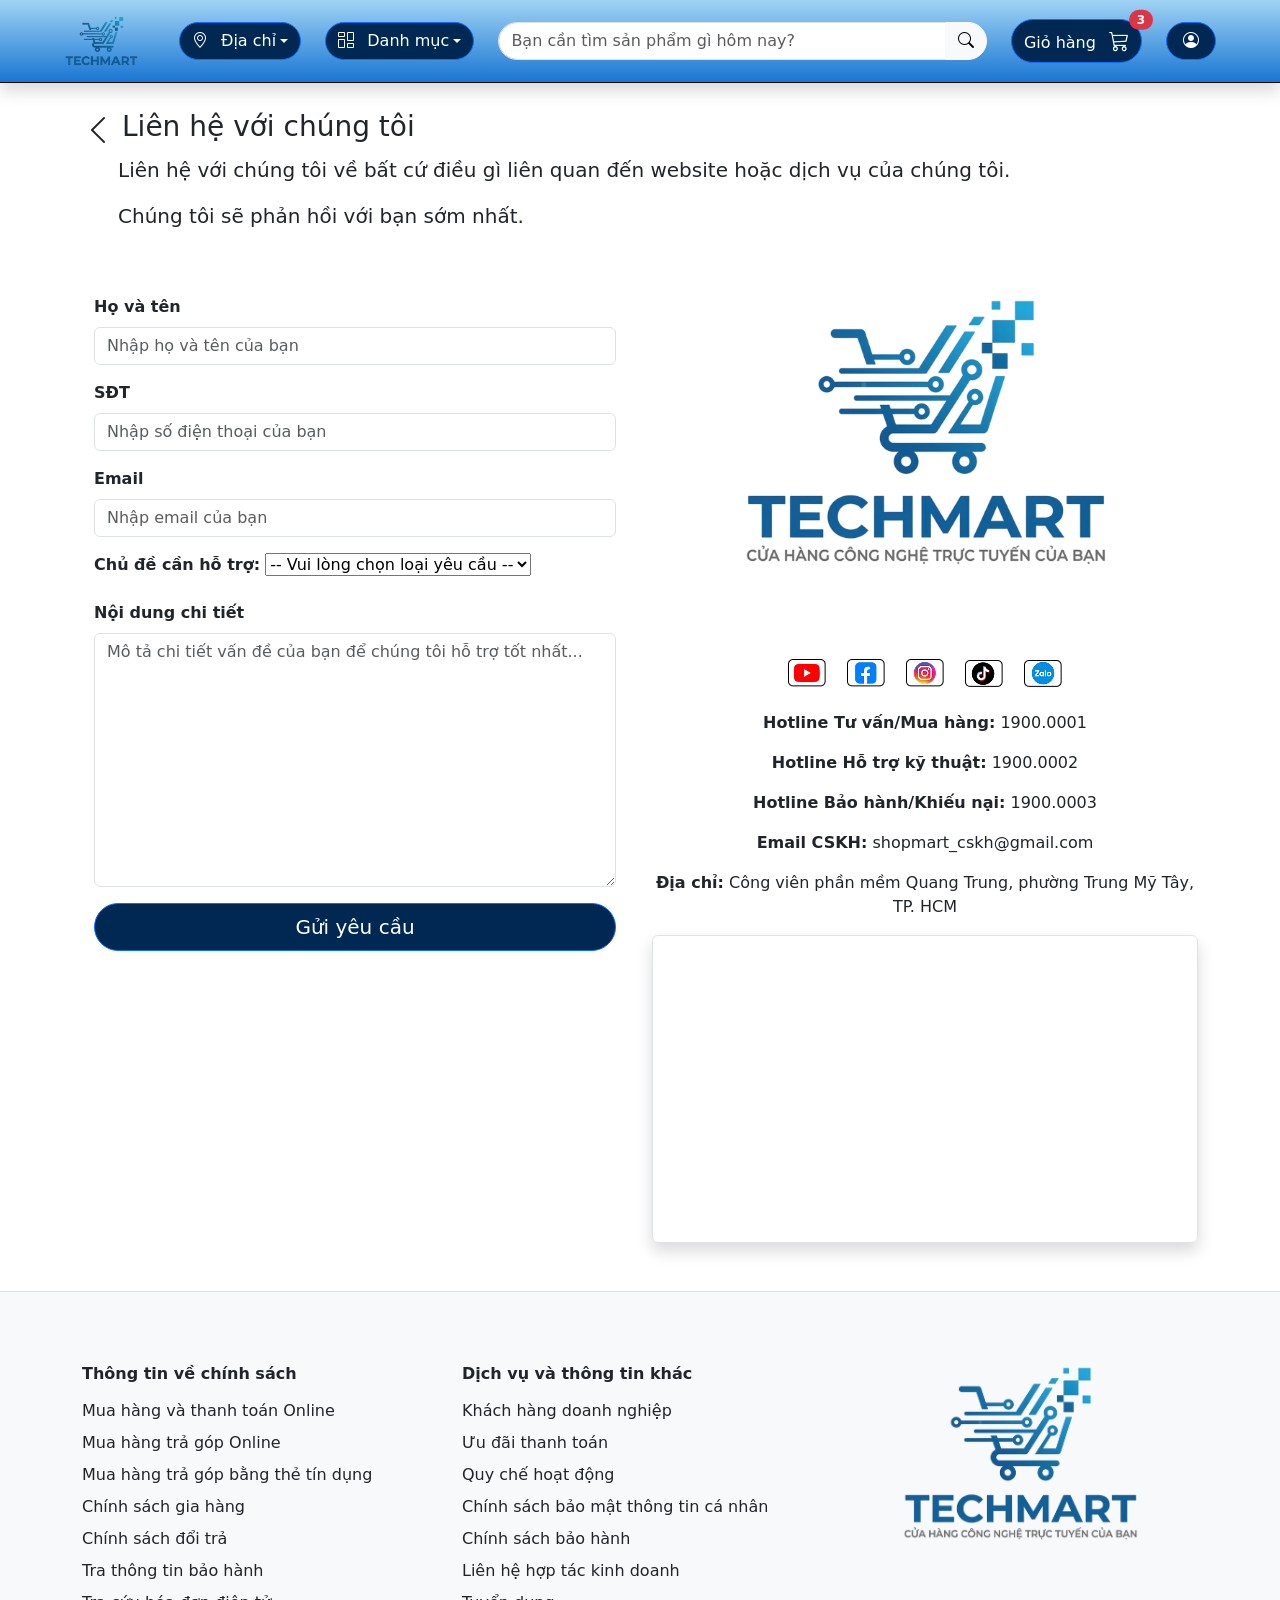
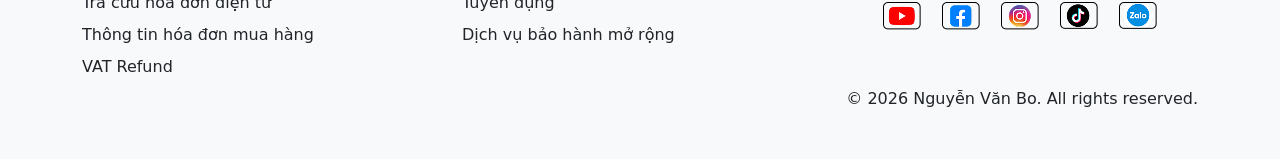
<file: contact.html>
<!doctype html>
<html lang="en" data-bs-theme="light">
    <head>
        <title>TechMart - Contact</title>
        <link rel="icon" type="image/x-icon" href="favicon.png">
        <!-- Required meta tags -->
        <meta charset="utf-8" />
        <meta name="viewport" content="width=device-width, initial-scale=1" />

        <!-- Bootstrap CSS v5.3.8 -->
        <link
            href="https://cdn.jsdelivr.net/npm/bootstrap@5.3.8/dist/css/bootstrap.min.css"
            rel="stylesheet"
            integrity="sha384-sRIl4kxILFvY47J16cr9ZwB07vP4J8+LH7qKQnuqkuIAvNWLzeN8tE5YBujZqJLB"
            crossorigin="anonymous"
        />
        <link rel="stylesheet" href="https://cdn.jsdelivr.net/npm/bootstrap-icons@1.11.3/font/bootstrap-icons.min.css">
        <link rel="stylesheet" href="style.css">
        <link rel="icon" href="data:,">
    </head>

    <body>
        <header class="bg-primary text-white border-bottom border-1 border-black p-3 shadow sticky-top">
            <div class="container-fluid d-flex align-items-center justify-content-between gap-4 flex-wrap px-5">
                <a href="index.html"><img loading="lazy" src="img/Logo_TechMart_2-removebg.png" class="img-fluid me-3 order-first" style="max-height: 50px;" alt="TechMart"></a>

                <!-- Menu Hamburger -->
                <button class="btn btn-outline-light border-0 d-lg-none order-1" type="button" data-bs-toggle="collapse" data-bs-target="#menuThuGon" aria-expanded="false">
                    <i class="bi bi-list fs-1"></i>
                </button>

                <div class="collapse d-lg-flex flex-grow-1 mt-3 mt-lg-0 custom-mobile-break" id="menuThuGon">
                    <div class="d-flex flex-column flex-lg-row align-items-lg-center gap-4 w-100">
                
                        <!-- Nút chọn địa chỉ -->
                        <div class="dropdown order-2 order-lg-1">
                            <button class="button btn btn-primary dropdown-toggle d-flex align-items-center justify-content-between w-100 text-start text-lg-center" type="button" data-bs-toggle="dropdown"
                                aria-expanded="false">
                                <span><i class="bi bi-geo-alt me-2"></i> Địa chỉ</span>
                            </button>
                
                            <ul class="dropdown-menu p-3" style="min-width: 400px; max-height: 300px; overflow-y: auto;">
                                <li>
                                    <p class="text-center text-muted mb-3">Vui lòng chọn tỉnh, thành phố để biết chính xác giá, khuyến
                                        mãi và tồn kho</p>
                                </li>
                                <li>
                                    <div class="container-fluid px-0">
                                        <div class="row align-items-start">
                                            <div class="col"><a class="dropdown-item border-bottom border-black border-1" href="#">TP
                                                    HCM</a></div>
                                            <div class="col"><a class="dropdown-item border-bottom border-black border-1" href="#">Hà
                                                    Nội</a></div>
                                        </div>
                                        <div class="row">
                                            <div class="col"><a class="dropdown-item border-bottom border-black border-1" href="#">An
                                                    Giang</a></div>
                                            <div class="col"><a class="dropdown-item border-bottom border-black border-1" href="#">Bà
                                                    Rịa - Vũng Tàu</a>
                                            </div>
                                        </div>
                                        <div class="row">
                                            <div class="col"><a class="dropdown-item border-bottom border-black border-1" href="#">Bạc
                                                    Liêu</a></div>
                                            <div class="col"><a class="dropdown-item border-bottom border-black border-1" href="#">Bắc
                                                    Giang</a></div>
                                        </div>
                                        <div class="row">
                                            <div class="col"><a class="dropdown-item border-bottom border-black border-1" href="#">Bắc
                                                    Ninh</a></div>
                                            <div class="col"><a class="dropdown-item border-bottom border-black border-1" href="#">Bến
                                                    Tre</a></div>
                                        </div>
                                        <div class="row">
                                            <div class="col"><a class="dropdown-item border-bottom border-black border-1" href="#">Bình
                                                    Dương</a></div>
                                            <div class="col"><a class="dropdown-item border-bottom border-black border-1" href="#">Bình
                                                    Định</a></div>
                                        </div>
                                        <div class="row">
                                            <div class="col"><a class="dropdown-item border-bottom border-black border-1" href="#">Bình
                                                    Phước</a></div>
                                            <div class="col"><a class="dropdown-item border-bottom border-black border-1" href="#">Bình
                                                    Thuận</a></div>
                                        </div>
                                        <div class="row">
                                            <div class="col"><a class="dropdown-item border-bottom border-black border-1" href="#">Cà
                                                    Mau</a></div>
                                            <div class="col"><a class="dropdown-item border-bottom border-black border-1" href="#">Cần
                                                    Thơ</a></div>
                                        </div>
                                        <div class="row">
                                            <div class="col"><a class="dropdown-item border-bottom border-black border-1" href="#">Đà
                                                    Nẵng</a></div>
                                            <div class="col"><a class="dropdown-item border-bottom border-black border-1" href="#">Đắk
                                                    Lắk</a></div>
                                        </div>
                                        <div class="row">
                                            <div class="col"><a class="dropdown-item border-bottom border-black border-1" href="#">Đồng
                                                    Nai</a></div>
                                            <div class="col"><a class="dropdown-item border-bottom border-black border-1" href="#">Đồng
                                                    Tháp</a></div>
                                        </div>
                                        <div class="row">
                                            <div class="col"><a class="dropdown-item border-bottom border-black border-1" href="#">Gia
                                                    Lai</a></div>
                                            <div class="col"><a class="dropdown-item border-bottom border-black border-1" href="#">Hà
                                                    Nam</a></div>
                                        </div>
                                        <div class="row">
                                            <div class="col"><a class="dropdown-item border-bottom border-black border-1" href="#">Hà
                                                    Tỉnh</a></div>
                                            <div class="col"><a class="dropdown-item border-bottom border-black border-1" href="#">Hải
                                                    Dương</a></div>
                                        </div>
                                        <div class="row">
                                            <div class="col"><a class="dropdown-item border-bottom border-black border-1" href="#">Hải
                                                    Phòng</a></div>
                                            <div class="col"><a class="dropdown-item border-bottom border-black border-1" href="#">Khánh
                                                    Hòa</a></div>
                                        </div>
                                        <div class="row">
                                            <div class="col"><a class="dropdown-item border-bottom border-black border-1" href="#">Kiên
                                                    Giang</a></div>
                                            <div class="col"><a class="dropdown-item border-bottom border-black border-1" href="#">Lạng
                                                    Sơn</a></div>
                                        </div>
                                        <div class="row">
                                            <div class="col"><a class="dropdown-item border-bottom border-black border-1" href="#">Lâm
                                                    Đồng</a></div>
                                            <div class="col"><a class="dropdown-item border-bottom border-black border-1" href="#">Long
                                                    An</a></div>
                                        </div>
                                        <div class="row">
                                            <div class="col"><a class="dropdown-item border-bottom border-black border-1" href="#">Ninh
                                                    Bình</a></div>
                                            <div class="col"><a class="dropdown-item border-bottom border-black border-1" href="#">Ninh
                                                    Thuận</a></div>
                                        </div>
                                        <div class="row">
                                            <div class="col"><a class="dropdown-item border-bottom border-black border-1" href="#">Phú
                                                    Thọ</a></div>
                                            <div class="col"><a class="dropdown-item border-bottom border-black border-1" href="#">Quảng
                                                    Bình</a></div>
                                        </div>
                                        <div class="row">
                                            <div class="col"><a class="dropdown-item border-bottom border-black border-1" href="#">Sóc
                                                    Trăng</a></div>
                                            <div class="col"><a class="dropdown-item border-bottom border-black border-1" href="#">Tây
                                                    Ninh</a></div>
                                        </div>
                                        <div class="row">
                                            <div class="col"><a class="dropdown-item border-bottom border-black border-1" href="#">Thái
                                                    Bình</a></div>
                                            <div class="col"><a class="dropdown-item border-bottom border-black border-1" href="#">Thái
                                                    Nguyên</a></div>
                                        </div>
                                        <div class="row">
                                            <div class="col"><a class="dropdown-item border-bottom border-black border-1" href="#">Thanh
                                                    Hóa</a></div>
                                            <div class="col"><a class="dropdown-item border-bottom border-black border-1" href="#">Thừa
                                                    Thiên - Huế</a>
                                            </div>
                                        </div>
                                        <div class="row">
                                            <div class="col"><a class="dropdown-item border-bottom border-black border-1" href="#">Tiền
                                                    Giang</a></div>
                                            <div class="col"><a class="dropdown-item border-bottom border-black border-1" href="#">Trà
                                                    Vinh</a></div>
                                        </div>
                                        <div class="row">
                                            <div class="col"><a class="dropdown-item border-bottom border-black border-1" href="#">Vĩnh
                                                    Long</a></div>
                                            <div class="col"><a class="dropdown-item border-bottom border-black border-1" href="#">Vĩnh
                                                    Phúc</a></div>
                                        </div>
                                    </div>
                                </li>
                            </ul>
                        </div>
                
                        <!-- Nút danh mục -->
                        <div class="dropdown order-3 order-lg-1">
                            <button class="button btn btn-primary dropdown-toggle d-flex align-items-center justify-content-between w-100 text-start text-lg-center" type="button" data-bs-toggle="dropdown"
                                aria-expanded="false">
                                <span><i class="bi bi-columns-gap me-2"></i> Danh mục</span>
                            </button>
                
                            <ul class="dropdown-menu p-2" style="min-width: 200px;">
                                <li>
                                    <a class="dropdown-item d-flex justify-content-between align-items-center py-2" href="category_laptop.html">
                                        <span><i class="bi bi-laptop me-2"></i> Laptop</span>
                                        <i class="bi bi-arrow-right-short fs-5"></i>
                                    </a>
                                </li>
                                <li>
                                    <a class="dropdown-item d-flex justify-content-between align-items-center py-2" href="category_phone.html">
                                        <span><i class="bi bi-phone me-2"></i> Điện thoại</span>
                                        <i class="bi bi-arrow-right-short fs-5"></i>
                                    </a>
                                </li>
                                <li>
                                    <a class="dropdown-item d-flex justify-content-between align-items-center py-2" href="category_tablet.html">
                                        <span><i class="bi bi-tablet me-2"></i> Tablet</span>
                                        <i class="bi bi-arrow-right-short fs-5"></i>
                                    </a>
                                </li>
                            </ul>
                        </div>
                
                        <!-- Thanh tìm kiếm -->
                        <form class="form-search d-flex flex-grow-1 order-0 order-lg-2" role="search">
                            <div class="input-group">
                                <input type="text" class="form-control rounded-start-pill"
                                    placeholder="Bạn cần tìm sản phẩm gì hôm nay?" aria-label="Search">
                                <button class="btn btn-light rounded-end-pill" type="submit">
                                    <i class="bi bi-search"></i>
                                </button>
                            </div>
                        </form>
                
                        <!-- Giỏ hàng -->
                        <a class="button btn btn-primary position-relative order-1 order-lg-3" href="cart.html">
                            Giỏ hàng <i class="bi bi-cart3 fs-5 ms-2"></i>
                            <span class="position-absolute top-0 start-100 translate-middle badge rounded-pill bg-danger">
                                3
                            </span>
                        </a>
                
                        <!-- Tùy chọn người dùng -->
                        <div class="dropdown order-lg-0 order-lg-4">
                            <button class="button btn btn-primary px-3 w-100 text-start text-lg-center" type="button" data-bs-toggle="dropdown" aria-expanded="false">
                                <i class="bi bi-person-circle"></i>
                                <span class="d-inline d-lg-none ps-2">Tài khoản</span>
                            </button>
                
                            <ul class="dropdown-menu p-3" style="min-width: 300px;">
                                <img loading="lazy" src="img/User.png" class="img-fluid rounded-circle d-block mx-auto" style="max-height: 75px;"
                                    alt="User">
                                <div class="container pt-3 border-bottom border-black p-2">
                                    <button class="button btn btn-primary px-4 flex-fill" type="button">
                                        Đăng nhập
                                    </button>
                                    <button class="btn btn-outline-dark rounded-pill px-4 flex-fill" type="button">
                                        Đăng ký
                                    </button>
                                </div>
                                <div class="container">
                                    <li class="border-bottom border-black p-2">
                                        <a class="dropdown-item d-flex justify-content-between align-items-center py-2" href="contact.html">
                                            <span>Liên hệ</span>
                                        </a>
                                    </li>
                                    <li class="border-bottom border-black p-2">
                                        <a class="dropdown-item d-flex justify-content-between align-items-center py-2" href="about_us.html">
                                            <span>About Us</span>
                                        </a>
                                    </li>
                                </div>
                            </ul>
                        </div>
                    </div>
                </div>

            </div>
        </header>

        <main>
            <div class="container my-4">

                <div class="row">
                    <div class="col-12 d-flex align-items-center">
                        <button class="btn d-inline-flex align-items-center p-0 border-0" onclick="history.back()">
                            <i class="bi bi-chevron-left me-2 fs-2 fw-bold"></i>
                        </button>
                        <p class="h3">Liên hệ với chúng tôi</p>
                    </div>
                    <div class="col ps-5 fs-5">
                        <p>Liên hệ với chúng tôi về bất cứ điều gì liên quan đến website hoặc dịch vụ của chúng tôi.</p>
                        <p>Chúng tôi sẽ phản hồi với bạn sớm nhất.</p>
                    </div>
                </div>

                <div class="row mt-5">

                    <div class="col-lg-6 col-md-6 col-12 mb-3">
                        <div class="container">
                            <div class="row">
                                <form action="#" method="post">

                                    <div class="mb-3">
                                        <label for="fullName" class="form-label fw-bold">Họ và tên</label>
                                        <input type="text" name="fullName" id="fullName" class="form-control" placeholder="Nhập họ và tên của bạn" required>
                                    </div>

                                    <div class="mb-3">
                                        <label for="phoneNumber" class="form-label fw-bold">SĐT</label>
                                        <input type="tel" name="phoneNumber" id="phoneNumber" class="form-control" placeholder="Nhập số điện thoại của bạn" required>
                                    </div>

                                    <div class="mb-3">
                                        <label for="emailAddress" class="form-label fw-bold">Email</label>
                                        <input type="email" name="emailAddress" id="emailAddress" class="form-control" placeholder="Nhập email của bạn" required>
                                    </div>

                                    <div class="mb-3">
                                        <label for="requestType" class="form-label fw-bold">Chủ đề cần hỗ trợ:  </label>
                                        <select name="requestType" id="requestType" required>
                                            <option value="" selected disabled>-- Vui lòng chọn loại yêu cầu --</option>
                                            <option value="1">Hỗ trợ kỹ thuật</option>
                                            <option value="2">Báo lỗi hệ thống</option>
                                            <option value="3">Góp ý / Phản hồi</option>
                                            <option value="4">Khác</option>
                                        </select>
                                    </div>

                                    <div class="d-grid mb-3">
                                        <label for="message" class="form-label fw-bold">Nội dung chi tiết</label>
                                        <textarea name="message" id="message" class="form-control" rows="10" placeholder="Mô tả chi tiết vấn đề của bạn để chúng tôi hỗ trợ tốt nhất..." required></textarea>
                                    </div>

                                    <div class="d-grid">
                                        <button type="submit" class="button btn btn-primary btn-lg">Gửi yêu cầu</button>
                                    </div>

                                </form>
                            </div>
                        </div>
                    </div>

                    <div class="col">

                        <div class="row mb-4">
                            <div>
                                <img loading="lazy" src="img/Logo_TechMart-removebg.png" class="img-fluid h-75 d-block mx-auto" alt="TechMart">
                            </div>
                            <div class="text-center">
                                <a href="#" class="p-2"><img loading="lazy" src="img/youtube.png" alt=""></a>
                                <a href="#" class="p-2"><img loading="lazy" src="img/facebook.png" alt=""></a>
                                <a href="#" class="p-2"><img loading="lazy" src="img/instagram.png" alt=""></a>
                                <a href="#" class="p-2"><img loading="lazy" src="img/tiktok.png" alt=""></a>
                                <a href="#" class="p-2"><img loading="lazy" src="img/zalo.png" alt=""></a>
                            </div>
                        </div>

                        <div class="row text-center">
                            <p><span class="fw-bold">Hotline Tư vấn/Mua hàng:</span> 1900.0001</p>
                            <p><span class="fw-bold">Hotline Hỗ trợ kỹ thuật:</span> 1900.0002</p>
                            <p><span class="fw-bold">Hotline Bảo hành/Khiếu nại:</span> 1900.0003</p>
                            <p><span class="fw-bold">Email CSKH:</span> shopmart_cskh@gmail.com</p>
                            <p><span class="fw-bold">Địa chỉ:</span> Công viên phần mềm Quang Trung, phường Trung Mỹ Tây, TP. HCM</p>
                        </div>

                        <div class="ratio ratio-16x9 shadow rounded border">
                            <iframe
                                src="https://www.google.com/maps/embed?pb=!1m18!1m12!1m3!1d3918.4355942317547!2d106.62392780790232!3d10.854436300000001!2m3!1f0!2f0!3f0!3m2!1i1024!2i768!4f13.1!3m3!1m2!1s0x31752bee0b0ef9e5%3A0x5b4da59e47aa97a8!2zQ8O0bmcgVmnDqm4gUGjhuqduIE3hu4FtIFF1YW5nIFRydW5n!5e0!3m2!1svi!2s!4v1776502133132!5m2!1svi!2s"
                                width="600" height="450" style="border:0;" allowfullscreen="" loading="lazy"
                                referrerpolicy="no-referrer-when-downgrade">
                            </iframe>
                        </div>

                    </div>

                </div>

            </div>
        </main>

        <button onclick="scrollToTop()" id="backToTopBtn" class="btn btn-primary rounded-circle" title="Lên đầu trang">
            <i class="bi bi-caret-up-fill"></i>
        </button>

        <footer class="bg-light pt-5 pb-4 mt-5 border-top">
            <div class="container custom-footer my-4">
                <div class="row">
                    <div class="col-lg-4 col-md-6 col-12 mb-4">
                        <p class="h6 fw-bold mb-3">Thông tin về chính sách</p>
                        <a href="#" class="d-block mb-2 text-decoration-none text-dark footer-link">Mua hàng và thanh toán Online</a>
                        <a href="#" class="d-block mb-2 text-decoration-none text-dark footer-link">Mua hàng trả góp Online</a>
                        <a href="#" class="d-block mb-2 text-decoration-none text-dark footer-link">Mua hàng trả góp bằng thẻ tín dụng</a>
                        <a href="#" class="d-block mb-2 text-decoration-none text-dark footer-link">Chính sách gia hàng</a>
                        <a href="#" class="d-block mb-2 text-decoration-none text-dark footer-link">Chính sách đổi trả</a>
                        <a href="#" class="d-block mb-2 text-decoration-none text-dark footer-link">Tra thông tin bảo hành</a>
                        <a href="#" class="d-block mb-2 text-decoration-none text-dark footer-link">Tra cứu hóa đơn điện tử</a>
                        <a href="#" class="d-block mb-2 text-decoration-none text-dark footer-link">Thông tin hóa đơn mua hàng</a>
                        <a href="#" class="d-block mb-2 text-decoration-none text-dark footer-link">VAT Refund</a>
                    </div>
                    <div class="col-lg-4 col-md-6 col-12 mb-4">
                        <p class="h6 fw-bold mb-3">Dịch vụ và thông tin khác</p>
                        <a href="#" class="d-block mb-2 text-decoration-none text-dark footer-link">Khách hàng doanh nghiệp</a>
                        <a href="#" class="d-block mb-2 text-decoration-none text-dark footer-link">Ưu đãi thanh toán</a>
                        <a href="#" class="d-block mb-2 text-decoration-none text-dark footer-link">Quy chế hoạt động</a>
                        <a href="#" class="d-block mb-2 text-decoration-none text-dark footer-link">Chính sách bảo mật thông tin cá nhân</a>
                        <a href="#" class="d-block mb-2 text-decoration-none text-dark footer-link">Chính sách bảo hành</a>
                        <a href="#" class="d-block mb-2 text-decoration-none text-dark footer-link">Liên hệ hợp tác kinh doanh</a>
                        <a href="#" class="d-block mb-2 text-decoration-none text-dark footer-link">Tuyển dụng</a>
                        <a href="#" class="d-block mb-2 text-decoration-none text-dark footer-link">Dịch vụ bảo hành mở rộng</a>
                    </div>
                    <div class="col-lg-4 col-md-12 col-12 d-flex flex-column">
                        <div>
                            <img loading="lazy" src="img/Logo_TechMart-removebg.png" class="img-fluid h-75 d-block mx-auto" alt="TechMart">
                        </div>
                        <div class="text-center">
                            <a href="#" class="p-2"><img loading="lazy" src="img/youtube.png" alt=""></a>
                            <a href="#" class="p-2"><img loading="lazy" src="img/facebook.png" alt=""></a>
                            <a href="#" class="p-2"><img loading="lazy" src="img/instagram.png" alt=""></a>
                            <a href="#" class="p-2"><img loading="lazy" src="img/tiktok.png" alt=""></a>
                            <a href="#" class="p-2"><img loading="lazy" src="img/zalo.png" alt=""></a>
                        </div>
                        <div class="mt-auto text-end pt-4">
                            <p class="mb-0">&copy; 2026 Nguyễn Văn Bo. All rights reserved.</p>
                        </div>
                    </div>
                </div>
            </div>
        </footer>
        <!-- Bootstrap JavaScript Bundle (includes Popper) -->
        <script
            src="https://cdn.jsdelivr.net/npm/bootstrap@5.3.8/dist/js/bootstrap.bundle.min.js"
            integrity="sha384-FKyoEForCGlyvwx9Hj09JcYn3nv7wiPVlz7YYwJrWVcXK/BmnVDxM+D2scQbITxI"
            crossorigin="anonymous"
        ></script>
        <script src="script.js"></script>
    </body>
</html>
</file>
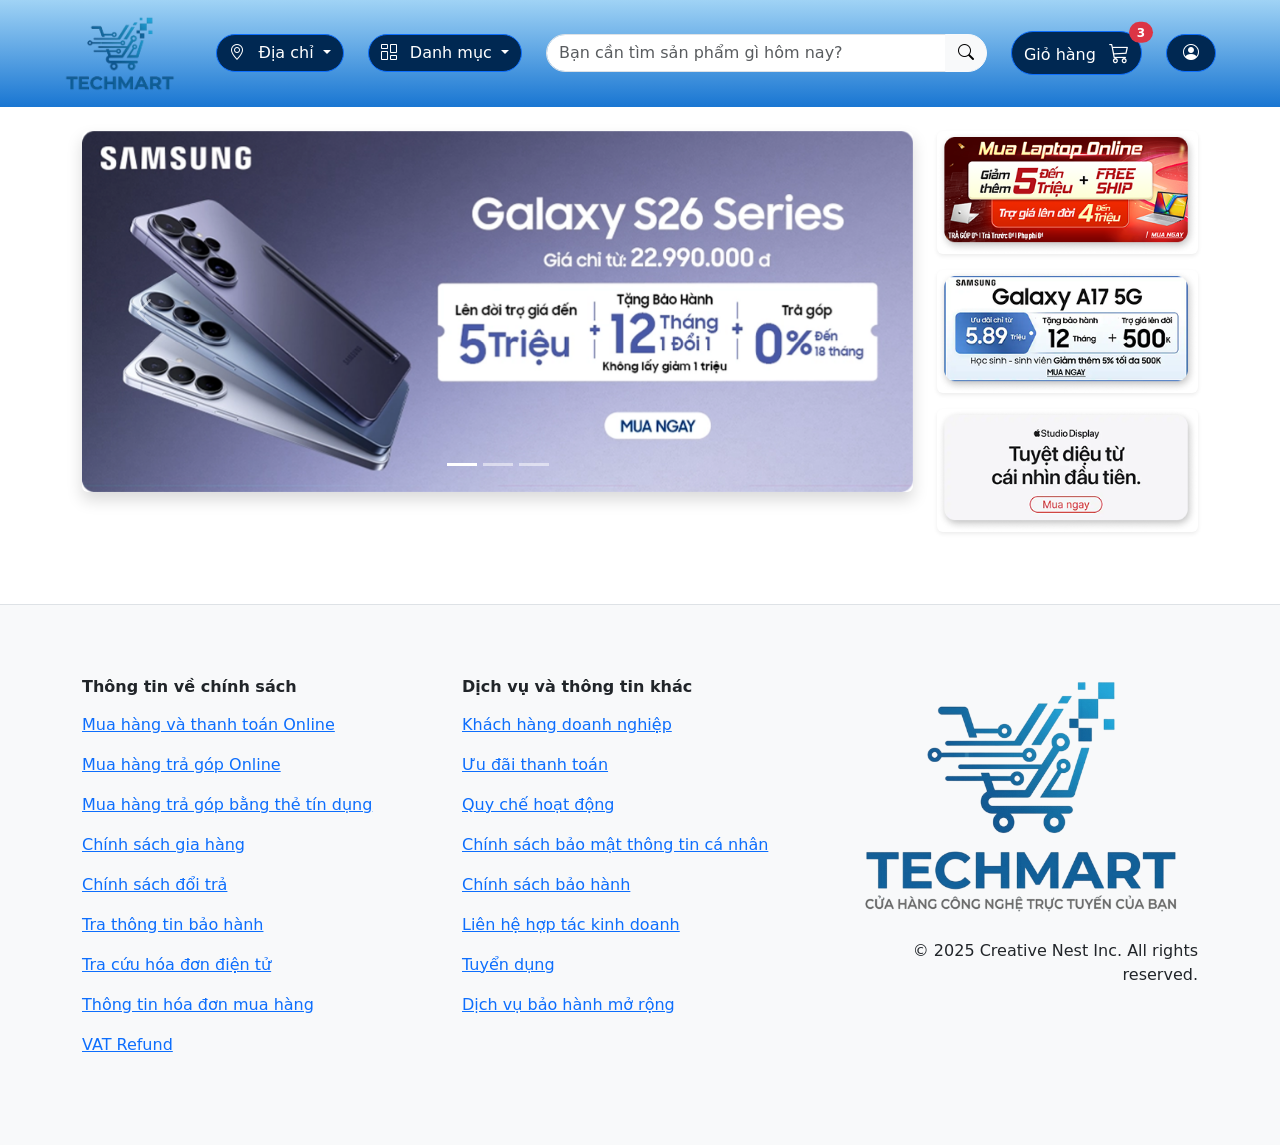
<file: home.html>
<!doctype html>
<html lang="en" data-bs-theme="light">
    <head>
        <title>TechMart</title>
        <!-- Required meta tags -->
        <meta charset="utf-8" />
        <meta name="viewport" content="width=device-width, initial-scale=1" />

        <!-- Bootstrap CSS v5.3.8 -->
        <link
            href="https://cdn.jsdelivr.net/npm/bootstrap@5.3.8/dist/css/bootstrap.min.css"
            rel="stylesheet"
            integrity="sha384-sRIl4kxILFvY47J16cr9ZwB07vP4J8+LH7qKQnuqkuIAvNWLzeN8tE5YBujZqJLB"
            crossorigin="anonymous"
        />
        <link rel="stylesheet" href="https://cdn.jsdelivr.net/npm/bootstrap-icons@1.11.3/font/bootstrap-icons.min.css">
        <link rel="stylesheet" href="style.css">
    </head>

    <body>
        <header class="bg-primary text-white p-3">
            <div class="container-fluid d-flex align-items-center gap-4 flex-wrap px-5">
                <img src="img/Logo_TechMart_2-removebg.png" class="img-fluid me-3" style="max-height: 75px;" alt="TechMart">
                <!-- Nút chọn địa chỉ -->
                <div class="dropdown">
                    <button class="button btn btn-primary dropdown-toggle" type="button" data-bs-toggle="dropdown" aria-expanded="false">
                        <i class="bi bi-geo-alt me-2"></i> Địa chỉ
                    </button>

                    <ul class="dropdown-menu p-3" style="min-width: 400px; max-height: 300px; overflow-y: auto;">
                        <li><p class="text-center text-muted mb-3">Vui lòng chọn tỉnh, thành phố để biết chính xác giá, khuyến mãi và tồn kho</p></li>
                        <div class="container-fluid px-0">
                            <div class="row align-items-start">
                                <div class="col"><li><a class="dropdown-item border-bottom border-black border-1" href="#">TP HCM</a></li></div>
                                <div class="col"><li><a class="dropdown-item border-bottom border-black border-1" href="#">Hà Nội</a></li></div>
                            </div>
                            <div class="row">
                                <div class="col"><li><a class="dropdown-item border-bottom border-black border-1" href="#">An Giang</a></li></div>
                                <div class="col"><li><a class="dropdown-item border-bottom border-black border-1" href="#">Bà Rịa - Vũng Tàu</a></li></div>
                            </div>
                            <div class="row">
                                <div class="col"><li><a class="dropdown-item border-bottom border-black border-1" href="#">Bạc Liêu</a></li></div>
                                <div class="col"><li><a class="dropdown-item border-bottom border-black border-1" href="#">Bắc Giang</a></li></div>
                            </div>
                            <div class="row">
                                <div class="col"><li><a class="dropdown-item border-bottom border-black border-1" href="#">Bắc Ninh</a></li></div>
                                <div class="col"><li><a class="dropdown-item border-bottom border-black border-1" href="#">Bến Tre</a></li></div>
                            </div>
                            <div class="row">
                                <div class="col"><li><a class="dropdown-item border-bottom border-black border-1" href="#">Bình Dương</a></li></div>
                                <div class="col"><li><a class="dropdown-item border-bottom border-black border-1" href="#">Bình Định</a></li></div>
                            </div>
                            <div class="row">
                                <div class="col"><li><a class="dropdown-item border-bottom border-black border-1" href="#">Bình Phước</a></li></div>
                                <div class="col"><li><a class="dropdown-item border-bottom border-black border-1" href="#">Bình Thuận</a></li></div>
                            </div>
                            <div class="row">
                                <div class="col"><li><a class="dropdown-item border-bottom border-black border-1" href="#">Cà Mau</a></li></div>
                                <div class="col"><li><a class="dropdown-item border-bottom border-black border-1" href="#">Cần Thơ</a></li></div>
                            </div>
                            <div class="row">
                                <div class="col"><li><a class="dropdown-item border-bottom border-black border-1" href="#">Đà Nẵng</a></li></div>
                                <div class="col"><li><a class="dropdown-item border-bottom border-black border-1" href="#">Đắk Lắk</a></li></div>
                            </div>
                            <div class="row">
                                <div class="col"><li><a class="dropdown-item border-bottom border-black border-1" href="#">Đồng Nai</a></li></div>
                                <div class="col"><li><a class="dropdown-item border-bottom border-black border-1" href="#">Đồng Tháp</a></li></div>
                            </div>
                            <div class="row">
                                <div class="col"><li><a class="dropdown-item border-bottom border-black border-1" href="#">Gia Lai</a></li></div>
                                <div class="col"><li><a class="dropdown-item border-bottom border-black border-1" href="#">Hà Nam</a></li></div>
                            </div>
                            <div class="row">
                                <div class="col"><li><a class="dropdown-item border-bottom border-black border-1" href="#">Hà Tỉnh</a></li></div>
                                <div class="col"><li><a class="dropdown-item border-bottom border-black border-1" href="#">Hải Dương</a></li></div>
                            </div>
                            <div class="row">
                                <div class="col"><li><a class="dropdown-item border-bottom border-black border-1" href="#">Hải Phòng</a></li></div>
                                <div class="col"><li><a class="dropdown-item border-bottom border-black border-1" href="#">Khánh Hòa</a></li></div>
                            </div>
                            <div class="row">
                                <div class="col"><li><a class="dropdown-item border-bottom border-black border-1" href="#">Kiên Giang</a></li></div>
                                <div class="col"><li><a class="dropdown-item border-bottom border-black border-1" href="#">Lạng Sơn</a></li></div>
                            </div>
                            <div class="row">
                                <div class="col"><li><a class="dropdown-item border-bottom border-black border-1" href="#">Lâm Đồng</a></li></div>
                                <div class="col"><li><a class="dropdown-item border-bottom border-black border-1" href="#">Long An</a></li></div>
                            </div>
                            <div class="row">
                                <div class="col"><li><a class="dropdown-item border-bottom border-black border-1" href="#">Ninh Bình</a></li></div>
                                <div class="col"><li><a class="dropdown-item border-bottom border-black border-1" href="#">Ninh Thuận</a></li></div>
                            </div>
                            <div class="row">
                                <div class="col"><li><a class="dropdown-item border-bottom border-black border-1" href="#">Phú Thọ</a></li></div>
                                <div class="col"><li><a class="dropdown-item border-bottom border-black border-1" href="#">Quảng Bình</a></li></div>
                            </div>
                            <div class="row">
                                <div class="col"><li><a class="dropdown-item border-bottom border-black border-1" href="#">Sóc Trăng</a></li></div>
                                <div class="col"><li><a class="dropdown-item border-bottom border-black border-1" href="#">Tây Ninh</a></li></div>
                            </div>
                            <div class="row">
                                <div class="col"><li><a class="dropdown-item border-bottom border-black border-1" href="#">Thái Bình</a></li></div>
                                <div class="col"><li><a class="dropdown-item border-bottom border-black border-1" href="#">Thái Nguyên</a></li></div>
                            </div>
                            <div class="row">
                                <div class="col"><li><a class="dropdown-item border-bottom border-black border-1" href="#">Thanh Hóa</a></li></div>
                                <div class="col"><li><a class="dropdown-item border-bottom border-black border-1" href="#">Thừa Thiên - Huế</a></li></div>
                            </div>
                            <div class="row">
                                <div class="col"><li><a class="dropdown-item border-bottom border-black border-1" href="#">Tiền Giang</a></li></div>
                                <div class="col"><li><a class="dropdown-item border-bottom border-black border-1" href="#">Trà Vinh</a></li></div>
                            </div>
                            <div class="row">
                                <div class="col"><li><a class="dropdown-item border-bottom border-black border-1" href="#">Vĩnh Long</a></li></div>
                                <div class="col"><li><a class="dropdown-item border-bottom border-black border-1" href="#">Vĩnh Phúc</a></li></div>
                            </div>
                        </div>
                    </ul>
                </div>

                <!-- Nút trọn loại sản phẩm -->
                <div class="dropdown">
                    <button class="button btn btn-primary dropdown-toggle" type="button" data-bs-toggle="dropdown" aria-expanded="false">
                        <i class="bi bi-columns-gap me-2"></i> Danh mục
                    </button>

                    <ul class="dropdown-menu p-2" style="min-width: 200px;">
                        <li>
                            <a class="dropdown-item d-flex justify-content-between align-items-center py-2" href="#">
                                <span><i class="bi bi-phone me-2"></i> Điện thoại</span>
                                <i class="bi bi-arrow-right-short fs-5"></i>
                            </a>
                        </li>
                        <li>
                            <a class="dropdown-item d-flex justify-content-between align-items-center py-2" href="#">
                                <span><i class="bi bi-laptop me-2"></i> Laptop</span>
                                <i class="bi bi-arrow-right-short fs-5"></i>
                            </a>
                        </li>
                        <li>
                            <a class="dropdown-item d-flex justify-content-between align-items-center py-2" href="#">
                                <span><i class="bi bi-tablet me-2"></i> Tablet</span>
                                <i class="bi bi-arrow-right-short fs-5"></i>
                            </a>
                        </li>
                    </ul>
                </div>

                <!-- Thanh tìm kiếm -->
                <form class="form-search d-flex flex-grow-1" role="search">
                    <div class="input-group">
                        <input type="text" class="form-control rounded-start-pill" placeholder="Bạn cần tìm sản phẩm gì hôm nay?" aria-label="Search">
                        <button class="btn btn-light rounded-end-pill" type="submit">
                            <i class="bi bi-search"></i>
                        </button>
                    </div>
                </form>

                <!-- Giỏ hàng -->
                <button class="button btn btn-primary position-relative">
                    Giỏ hàng <i class="bi bi-cart3 fs-5 ms-2"></i>
                    <span class="position-absolute top-0 start-100 translate-middle badge rounded-pill bg-danger">
                        3
                    </span>
                </button>

                <!-- Tùy chọn người dùng -->
                 <div class="dropdown">
                    <button class="button btn btn-primary px-3" type="button" data-bs-toggle="dropdown" aria-expanded="false">
                        <i class="bi bi-person-circle"></i>
                    </button>

                    <ul class="dropdown-menu p-3" style="min-width: 300px;">
                        <img src="img/User.png" class="img-fluid rounded-circle d-block mx-auto" style="max-height: 75px;" alt="User">
                        <div class="container pt-3 border-bottom border-black p-2">
                            <button class="button btn btn-primary px-4 flex-fill" type="button">
                                Đăng nhập
                            </button>
                            <button class="btn btn-outline-dark rounded-pill px-4 flex-fill" type="button">
                                Đăng ký
                            </button>
                        </div>
                        <div class="container">
                            <li class="border-bottom border-black p-2">
                                <a class="dropdown-item d-flex justify-content-between align-items-center py-2" href="#">
                                    <span>Liên hệ</span>
                                </a>
                            </li>
                            <li class="border-bottom border-black p-2">
                                <a class="dropdown-item d-flex justify-content-between align-items-center py-2" href="#">
                                    <span>About Us</span>
                                </a>
                            </li>
                        </div>
                    </ul>
                 </div>
            </div>
        </header>

        <main>
            <!-- Banner trượt -->
            <div class="container my-4">
                <div class="row">
                    <div class="col-lg-9 col-md-8 col-12 mb-4">
                        <div id="bannerTruot" class="carousel slide" data-bs-ride="carousel" data-bs-interval="3000">
            
                            <div class="carousel-indicators">
                                <button type="button" data-bs-target="#bannerTruot" data-bs-slide-to="0" class="active"
                                    aria-current="true" aria-label="Slide 1"></button>
                                <button type="button" data-bs-target="#bannerTruot" data-bs-slide-to="1"
                                    aria-label="Slide 2"></button>
                                <button type="button" data-bs-target="#bannerTruot" data-bs-slide-to="2"
                                    aria-label="Slide 3"></button>
                            </div>
            
                            <div class="carousel-inner rounded shadow">
                                <div class="carousel-item active">
                                    <a href="#link-san-pham-1">
                                        <img src="img/Banner1.png" class="d-block w-100" alt="Quảng cáo 1">
                                    </a>
                                </div>
            
                                <div class="carousel-item">
                                    <a href="#link-san-pham-2">
                                        <img src="img/Banner1.png" class="d-block w-100" alt="Quảng cáo 2">
                                    </a>
                                </div>
            
                                <div class="carousel-item">
                                    <a href="#link-san-pham-3">
                                        <img src="img/Banner3.png" class="d-block w-100" alt="Quảng cáo 3">
                                    </a>
                                </div>
                            </div>
            
                            <button class="carousel-control-prev" type="button" data-bs-target="#bannerTruot" data-bs-slide="prev">
                                <span class="carousel-control-prev-icon" aria-hidden="true"></span>
                                <span class="visually-hidden">Previous</span>
                            </button>
                            <button class="carousel-control-next" type="button" data-bs-target="#bannerTruot" data-bs-slide="next">
                                <span class="carousel-control-next-icon" aria-hidden="true"></span>
                                <span class="visually-hidden">Next</span>
                            </button>
                        </div>
                    </div>
                    <div class="col-lg-3 col-md-4 col-12 mb-4">
                        <div class="row h-100">
                            <div class="col-4 col-md-12 mb-md-3 mb-0">
                                <img src="img/QC1.png" class="img-fluid rounded shadow-sm w-100 h-100 object-fit-cover" alt="Quảng cáo 1">
                            </div>
                            <div class="col-4 col-md-12 mb-md-3 mb-0">
                                <img src="img/QC2.png" class="img-fluid rounded shadow-sm w-100 h-100 object-fit-cover" alt="Quảng cáo 2">
                            </div>
                            <div class="col-4 col-md-12">
                                <img src="img/QC3.png" class="img-fluid rounded shadow-sm w-100 h-100 object-fit-cover" alt="Quảng cáo 3">
                            </div>
                        </div>
                    </div>

                </div>
            </div>
        </main>

        <footer class="bg-light pt-5 pb-4 mt-5 border-top">
            <div class="container custom-footer my-4">
                <div class="row">
                    <div class="col-lg-4 col-md-6 col-12 mb-4">
                        <p class="h6 fw-bold mb-3">Thông tin về chính sách</p>
                        <a href="#"><p>Mua hàng và thanh toán Online</p></a>
                        <a href="#"><p>Mua hàng trả góp Online</p></a>
                        <a href="#"><p>Mua hàng trả góp bằng thẻ tín dụng</p></a>
                        <a href="#"><p>Chính sách gia hàng</p></a>
                        <a href="#"><p>Chính sách đổi trả</p></a>
                        <a href="#"><p>Tra thông tin bảo hành</p></a>
                        <a href="#"><p>Tra cứu hóa đơn điện tử</p></a>
                        <a href="#"><p>Thông tin hóa đơn mua hàng</p></a>
                        <a href="#"><p>VAT Refund</p></a>
                    </div>
                    <div class="col-lg-4 col-md-6 col-12 mb-4">
                        <p class="h6 fw-bold mb-3">Dịch vụ và thông tin khác</p>
                        <a href="#"><p>Khách hàng doanh nghiệp</p></a>
                        <a href="#"><p>Ưu đãi thanh toán</p></a>
                        <a href="#"><p>Quy chế hoạt động</p></a>
                        <a href="#"><p>Chính sách bảo mật thông tin cá nhân</p></a>
                        <a href="#"><p>Chính sách bảo hành</p></a>
                        <a href="#"><p>Liên hệ hợp tác kinh doanh</p></a>
                        <a href="#"><p>Tuyển dụng</p></a>
                        <a href="#"><p>Dịch vụ bảo hành mở rộng</p></a>
                    </div>
                    <div class="col-lg-4 col-md-12 col-12 d-flex flex-column h-100">
                        <div>
                            <img src="img/Logo_TechMart-removebg.png" class="img-fluid me-3" alt="TechMart">
                        </div>
                        <div class="mt-auto text-end pt-4">
                            <p>© 2025 Creative Nest Inc. All rights reserved.</p>
                        </div>
                    </div>
                </div>
            </div>
        </footer>
        <!-- Bootstrap JavaScript Bundle (includes Popper) -->
        <script
            src="https://cdn.jsdelivr.net/npm/bootstrap@5.3.8/dist/js/bootstrap.bundle.min.js"
            integrity="sha384-FKyoEForCGlyvwx9Hj09JcYn3nv7wiPVlz7YYwJrWVcXK/BmnVDxM+D2scQbITxI"
            crossorigin="anonymous"
        ></script>
        <script src="script.js"></script>
    </body>
</html>
</file>
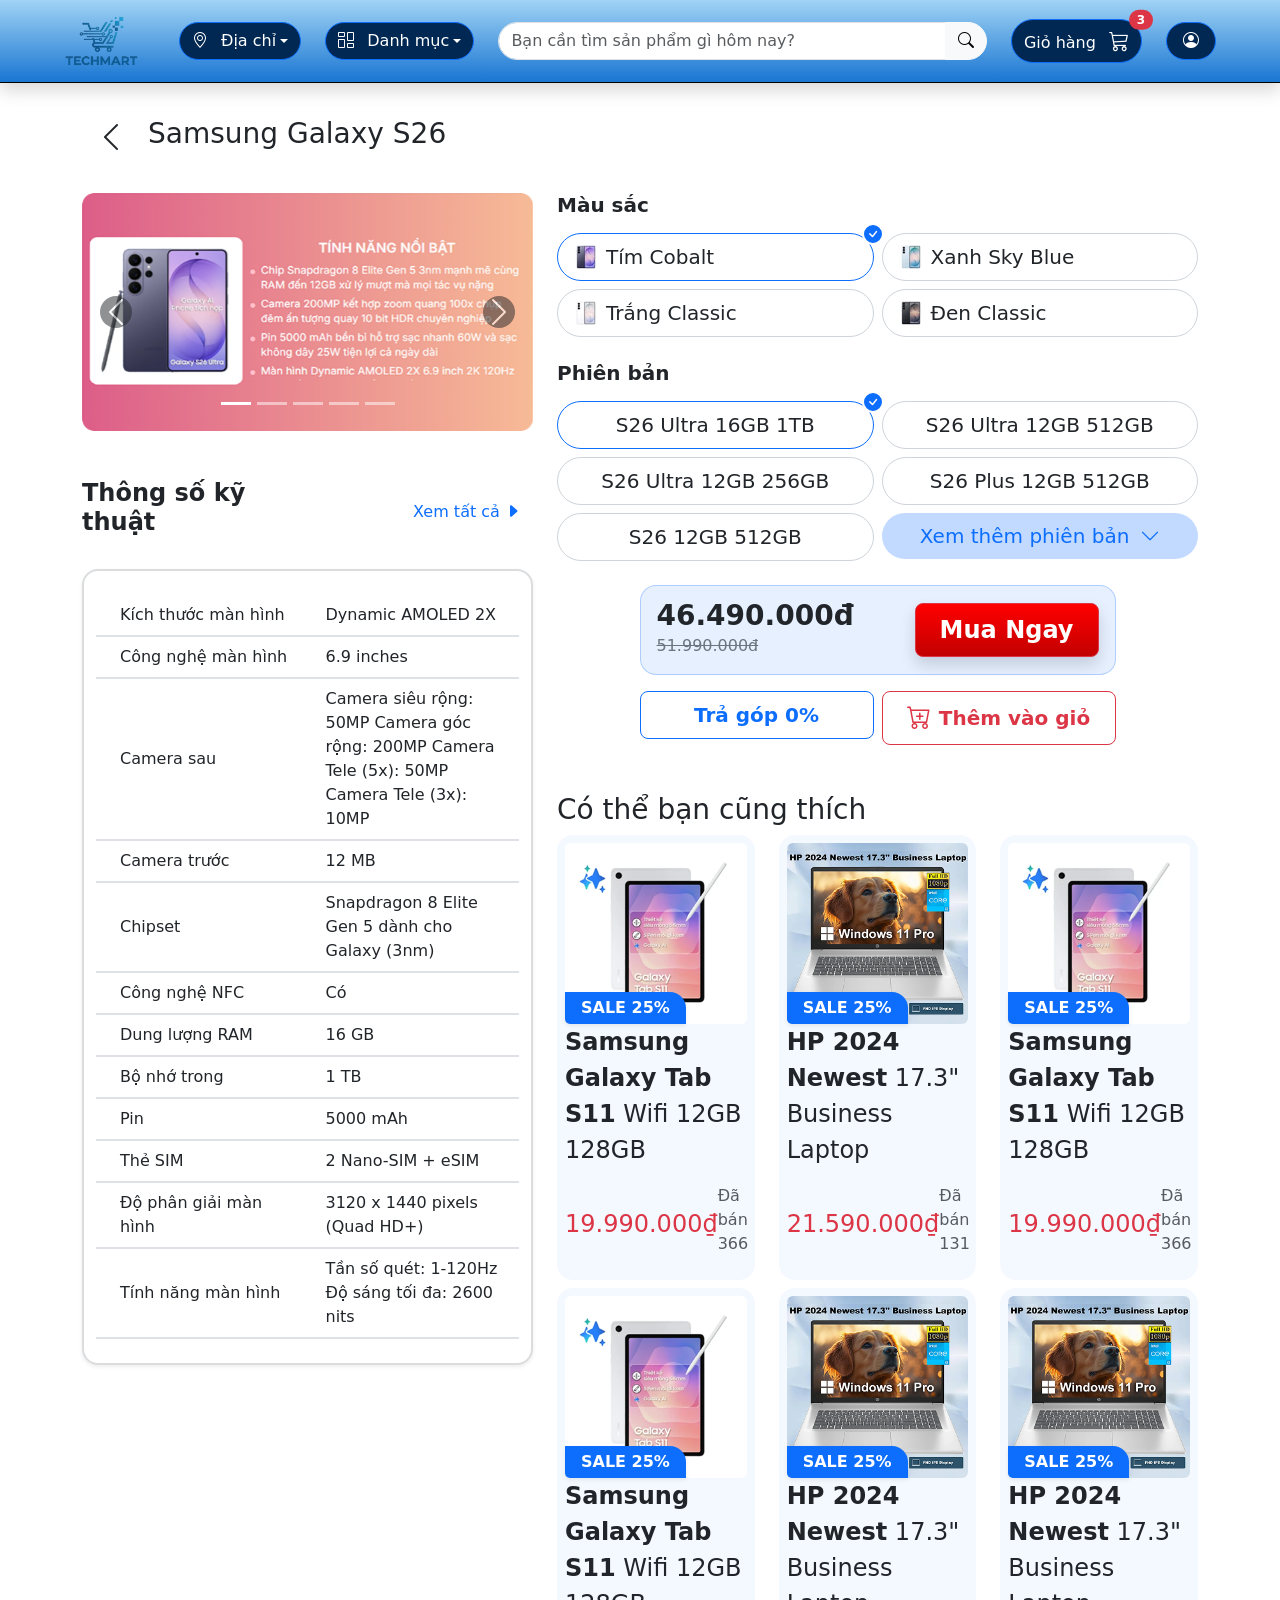
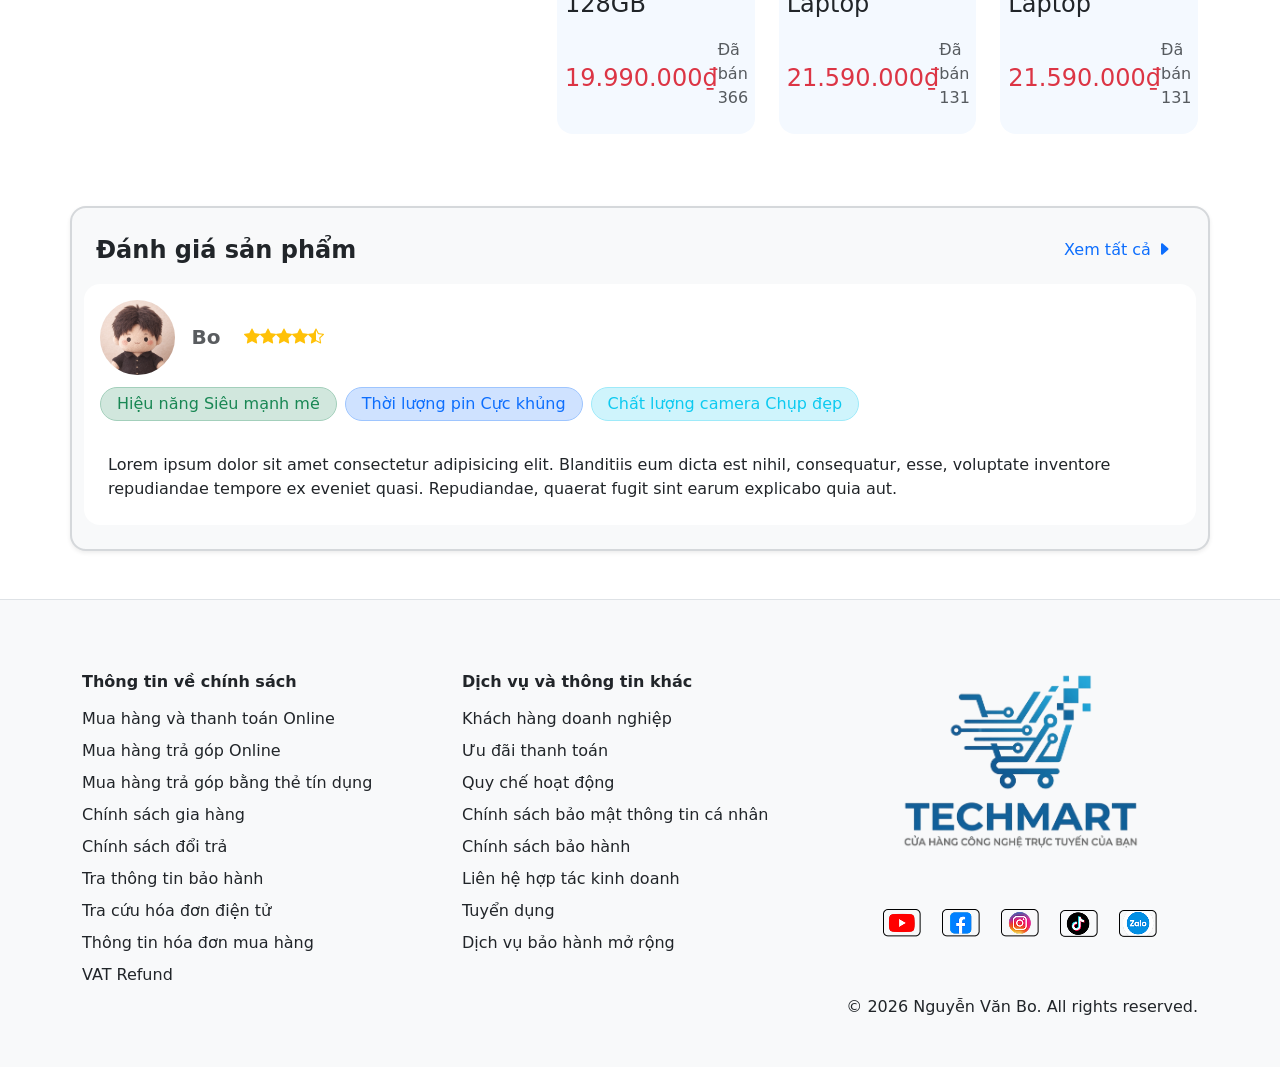
<file: product.html>
<!doctype html>
<html lang="en" data-bs-theme="light">
    <head>
        <title>TechMart - Samsung Galaxy S26</title>
        <link rel="icon" type="image/x-icon" href="favicon.png">
        <!-- Required meta tags -->
        <meta charset="utf-8" />
        <meta name="viewport" content="width=device-width, initial-scale=1" />

        <!-- Bootstrap CSS v5.3.8 -->
        <link
            href="https://cdn.jsdelivr.net/npm/bootstrap@5.3.8/dist/css/bootstrap.min.css"
            rel="stylesheet"
            integrity="sha384-sRIl4kxILFvY47J16cr9ZwB07vP4J8+LH7qKQnuqkuIAvNWLzeN8tE5YBujZqJLB"
            crossorigin="anonymous"
        />
        <link rel="stylesheet" href="https://cdn.jsdelivr.net/npm/bootstrap-icons@1.11.3/font/bootstrap-icons.min.css">
        <link rel="stylesheet" href="style.css">
        <link rel="icon" href="data:,">
    </head>

    <body>
        <header class="bg-primary text-white border-bottom border-1 border-black p-3 shadow sticky-top">
            <div class="container-fluid d-flex align-items-center justify-content-between gap-4 flex-wrap px-5">
                <a href="index.html"><img loading="lazy" src="img/Logo_TechMart_2-removebg.png" class="img-fluid me-3 order-first" style="max-height: 50px;" alt="TechMart"></a>

                <!-- Menu Hamburger -->
                <button class="btn btn-outline-light border-0 d-lg-none order-1" type="button" data-bs-toggle="collapse" data-bs-target="#menuThuGon" aria-expanded="false">
                    <i class="bi bi-list fs-1"></i>
                </button>

                <div class="collapse d-lg-flex flex-grow-1 mt-3 mt-lg-0 custom-mobile-break" id="menuThuGon">
                    <div class="d-flex flex-column flex-lg-row align-items-lg-center gap-4 w-100">
                
                        <!-- Nút chọn địa chỉ -->
                        <div class="dropdown order-2 order-lg-1">
                            <button class="button btn btn-primary dropdown-toggle d-flex align-items-center justify-content-between w-100 text-start text-lg-center" type="button" data-bs-toggle="dropdown"
                                aria-expanded="false">
                                <span><i class="bi bi-geo-alt me-2"></i> Địa chỉ</span>
                            </button>
                
                            <ul class="dropdown-menu p-3" style="min-width: 400px; max-height: 300px; overflow-y: auto;">
                                <li>
                                    <p class="text-center text-muted mb-3">Vui lòng chọn tỉnh, thành phố để biết chính xác giá, khuyến
                                        mãi và tồn kho</p>
                                </li>
                                <li>
                                    <div class="container-fluid px-0">
                                        <div class="row align-items-start">
                                            <div class="col"><a class="dropdown-item border-bottom border-black border-1" href="#">TP
                                                    HCM</a></div>
                                            <div class="col"><a class="dropdown-item border-bottom border-black border-1" href="#">Hà
                                                    Nội</a></div>
                                        </div>
                                        <div class="row">
                                            <div class="col"><a class="dropdown-item border-bottom border-black border-1" href="#">An
                                                    Giang</a></div>
                                            <div class="col"><a class="dropdown-item border-bottom border-black border-1" href="#">Bà
                                                    Rịa - Vũng Tàu</a>
                                            </div>
                                        </div>
                                        <div class="row">
                                            <div class="col"><a class="dropdown-item border-bottom border-black border-1" href="#">Bạc
                                                    Liêu</a></div>
                                            <div class="col"><a class="dropdown-item border-bottom border-black border-1" href="#">Bắc
                                                    Giang</a></div>
                                        </div>
                                        <div class="row">
                                            <div class="col"><a class="dropdown-item border-bottom border-black border-1" href="#">Bắc
                                                    Ninh</a></div>
                                            <div class="col"><a class="dropdown-item border-bottom border-black border-1" href="#">Bến
                                                    Tre</a></div>
                                        </div>
                                        <div class="row">
                                            <div class="col"><a class="dropdown-item border-bottom border-black border-1" href="#">Bình
                                                    Dương</a></div>
                                            <div class="col"><a class="dropdown-item border-bottom border-black border-1" href="#">Bình
                                                    Định</a></div>
                                        </div>
                                        <div class="row">
                                            <div class="col"><a class="dropdown-item border-bottom border-black border-1" href="#">Bình
                                                    Phước</a></div>
                                            <div class="col"><a class="dropdown-item border-bottom border-black border-1" href="#">Bình
                                                    Thuận</a></div>
                                        </div>
                                        <div class="row">
                                            <div class="col"><a class="dropdown-item border-bottom border-black border-1" href="#">Cà
                                                    Mau</a></div>
                                            <div class="col"><a class="dropdown-item border-bottom border-black border-1" href="#">Cần
                                                    Thơ</a></div>
                                        </div>
                                        <div class="row">
                                            <div class="col"><a class="dropdown-item border-bottom border-black border-1" href="#">Đà
                                                    Nẵng</a></div>
                                            <div class="col"><a class="dropdown-item border-bottom border-black border-1" href="#">Đắk
                                                    Lắk</a></div>
                                        </div>
                                        <div class="row">
                                            <div class="col"><a class="dropdown-item border-bottom border-black border-1" href="#">Đồng
                                                    Nai</a></div>
                                            <div class="col"><a class="dropdown-item border-bottom border-black border-1" href="#">Đồng
                                                    Tháp</a></div>
                                        </div>
                                        <div class="row">
                                            <div class="col"><a class="dropdown-item border-bottom border-black border-1" href="#">Gia
                                                    Lai</a></div>
                                            <div class="col"><a class="dropdown-item border-bottom border-black border-1" href="#">Hà
                                                    Nam</a></div>
                                        </div>
                                        <div class="row">
                                            <div class="col"><a class="dropdown-item border-bottom border-black border-1" href="#">Hà
                                                    Tỉnh</a></div>
                                            <div class="col"><a class="dropdown-item border-bottom border-black border-1" href="#">Hải
                                                    Dương</a></div>
                                        </div>
                                        <div class="row">
                                            <div class="col"><a class="dropdown-item border-bottom border-black border-1" href="#">Hải
                                                    Phòng</a></div>
                                            <div class="col"><a class="dropdown-item border-bottom border-black border-1" href="#">Khánh
                                                    Hòa</a></div>
                                        </div>
                                        <div class="row">
                                            <div class="col"><a class="dropdown-item border-bottom border-black border-1" href="#">Kiên
                                                    Giang</a></div>
                                            <div class="col"><a class="dropdown-item border-bottom border-black border-1" href="#">Lạng
                                                    Sơn</a></div>
                                        </div>
                                        <div class="row">
                                            <div class="col"><a class="dropdown-item border-bottom border-black border-1" href="#">Lâm
                                                    Đồng</a></div>
                                            <div class="col"><a class="dropdown-item border-bottom border-black border-1" href="#">Long
                                                    An</a></div>
                                        </div>
                                        <div class="row">
                                            <div class="col"><a class="dropdown-item border-bottom border-black border-1" href="#">Ninh
                                                    Bình</a></div>
                                            <div class="col"><a class="dropdown-item border-bottom border-black border-1" href="#">Ninh
                                                    Thuận</a></div>
                                        </div>
                                        <div class="row">
                                            <div class="col"><a class="dropdown-item border-bottom border-black border-1" href="#">Phú
                                                    Thọ</a></div>
                                            <div class="col"><a class="dropdown-item border-bottom border-black border-1" href="#">Quảng
                                                    Bình</a></div>
                                        </div>
                                        <div class="row">
                                            <div class="col"><a class="dropdown-item border-bottom border-black border-1" href="#">Sóc
                                                    Trăng</a></div>
                                            <div class="col"><a class="dropdown-item border-bottom border-black border-1" href="#">Tây
                                                    Ninh</a></div>
                                        </div>
                                        <div class="row">
                                            <div class="col"><a class="dropdown-item border-bottom border-black border-1" href="#">Thái
                                                    Bình</a></div>
                                            <div class="col"><a class="dropdown-item border-bottom border-black border-1" href="#">Thái
                                                    Nguyên</a></div>
                                        </div>
                                        <div class="row">
                                            <div class="col"><a class="dropdown-item border-bottom border-black border-1" href="#">Thanh
                                                    Hóa</a></div>
                                            <div class="col"><a class="dropdown-item border-bottom border-black border-1" href="#">Thừa
                                                    Thiên - Huế</a>
                                            </div>
                                        </div>
                                        <div class="row">
                                            <div class="col"><a class="dropdown-item border-bottom border-black border-1" href="#">Tiền
                                                    Giang</a></div>
                                            <div class="col"><a class="dropdown-item border-bottom border-black border-1" href="#">Trà
                                                    Vinh</a></div>
                                        </div>
                                        <div class="row">
                                            <div class="col"><a class="dropdown-item border-bottom border-black border-1" href="#">Vĩnh
                                                    Long</a></div>
                                            <div class="col"><a class="dropdown-item border-bottom border-black border-1" href="#">Vĩnh
                                                    Phúc</a></div>
                                        </div>
                                    </div>
                                </li>
                            </ul>
                        </div>
                
                        <!-- Nút danh mục -->
                        <div class="dropdown order-3 order-lg-1">
                            <button class="button btn btn-primary dropdown-toggle d-flex align-items-center justify-content-between w-100 text-start text-lg-center" type="button" data-bs-toggle="dropdown"
                                aria-expanded="false">
                                <span><i class="bi bi-columns-gap me-2"></i> Danh mục</span>
                            </button>
                
                            <ul class="dropdown-menu p-2" style="min-width: 200px;">
                                <li>
                                    <a class="dropdown-item d-flex justify-content-between align-items-center py-2" href="category_laptop.html">
                                        <span><i class="bi bi-laptop me-2"></i> Laptop</span>
                                        <i class="bi bi-arrow-right-short fs-5"></i>
                                    </a>
                                </li>
                                <li>
                                    <a class="dropdown-item d-flex justify-content-between align-items-center py-2" href="category_phone.html">
                                        <span><i class="bi bi-phone me-2"></i> Điện thoại</span>
                                        <i class="bi bi-arrow-right-short fs-5"></i>
                                    </a>
                                </li>
                                <li>
                                    <a class="dropdown-item d-flex justify-content-between align-items-center py-2" href="category_tablet.html">
                                        <span><i class="bi bi-tablet me-2"></i> Tablet</span>
                                        <i class="bi bi-arrow-right-short fs-5"></i>
                                    </a>
                                </li>
                            </ul>
                        </div>
                
                        <!-- Thanh tìm kiếm -->
                        <form class="form-search d-flex flex-grow-1 order-0 order-lg-2" role="search">
                            <div class="input-group">
                                <input type="text" class="form-control rounded-start-pill"
                                    placeholder="Bạn cần tìm sản phẩm gì hôm nay?" aria-label="Search">
                                <button class="btn btn-light rounded-end-pill" type="submit">
                                    <i class="bi bi-search"></i>
                                </button>
                            </div>
                        </form>
                
                        <!-- Giỏ hàng -->
                        <a class="button btn btn-primary position-relative order-1 order-lg-3" href="cart.html">
                            Giỏ hàng <i class="bi bi-cart3 fs-5 ms-2"></i>
                            <span class="position-absolute top-0 start-100 translate-middle badge rounded-pill bg-danger">
                                3
                            </span>
                        </a>
                
                        <!-- Tùy chọn người dùng -->
                        <div class="dropdown order-lg-0 order-lg-4">
                            <button class="button btn btn-primary px-3 w-100 text-start text-lg-center" type="button" data-bs-toggle="dropdown" aria-expanded="false">
                                <i class="bi bi-person-circle"></i>
                                <span class="d-inline d-lg-none ps-2">Tài khoản</span>
                            </button>
                
                            <ul class="dropdown-menu p-3" style="min-width: 300px;">
                                <img loading="lazy" src="img/User.png" class="img-fluid rounded-circle d-block mx-auto" style="max-height: 75px;"
                                    alt="User">
                                <div class="container pt-3 border-bottom border-black p-2">
                                    <button class="button btn btn-primary px-4 flex-fill" type="button">
                                        Đăng nhập
                                    </button>
                                    <button class="btn btn-outline-dark rounded-pill px-4 flex-fill" type="button">
                                        Đăng ký
                                    </button>
                                </div>
                                <div class="container">
                                    <li class="border-bottom border-black p-2">
                                        <a class="dropdown-item d-flex justify-content-between align-items-center py-2" href="contact.html">
                                            <span>Liên hệ</span>
                                        </a>
                                    </li>
                                    <li class="border-bottom border-black p-2">
                                        <a class="dropdown-item d-flex justify-content-between align-items-center py-2" href="about_us.html">
                                            <span>About Us</span>
                                        </a>
                                    </li>
                                </div>
                            </ul>
                        </div>
                    </div>
                </div>

            </div>
        </header>

        <main>
            <div class="container my-4">
                <div class="row">
                    <div class="col d-flex align-items-center">
                        <button class="btn d-inline-flex align-items-center" onclick="history.back()">
                            <i class="bi bi-chevron-left me-2 fs-2 fw-bold"></i>
                        </button>
                        <p class="h3">Samsung Galaxy S26</p>
                    </div>
                </div>
            </div>

            <!-- Giới thiệu sản phẩm -->
            <div class="container my-4">
                <div class="row">
                    <div class="col-lg-5 col-md-12 col-12 mb-3">
                        <!-- Giới thiệu sản phẩm dạng trượt ảnh -->
                        <div id="productSlider" class="carousel slide" data-bs-ride="carousel">
                            <div class="carousel-indicators">
                                <button type="button" data-bs-target="#productSlider" data-bs-slide-to="0" class="active"></button>
                                <button type="button" data-bs-target="#productSlider" data-bs-slide-to="1"></button>
                                <button type="button" data-bs-target="#productSlider" data-bs-slide-to="2"></button>
                                <button type="button" data-bs-target="#productSlider" data-bs-slide-to="3"></button>
                                <button type="button" data-bs-target="#productSlider" data-bs-slide-to="4"></button>
                            </div>
            
                            <div class="carousel-inner">
                                <div class="carousel-item active">
                                    <img loading="lazy" src="img/img_products/product_ss_galaxy_s26_1.png" class="d-block w-100"
                                        alt="Sản phẩm 1">
                                </div>
                                <div class="carousel-item">
                                    <img loading="lazy" src="img/img_products/product_ss_galaxy_s26_2.png" class="d-block w-100"
                                        alt="Sản phẩm 2">
                                </div>
                                <div class="carousel-item"><img loading="lazy" src="img/img_products/product_ss_galaxy_s26_3.png"
                                        class="d-block w-100"></div>
                                <div class="carousel-item"><img loading="lazy" src="img/img_products/product_ss_galaxy_s26_4.png"
                                        class="d-block w-100"></div>
                                <div class="carousel-item"><img loading="lazy" src="img/img_products/product_ss_galaxy_s26_5.png"
                                        class="d-block w-100"></div>
                            </div>
            
                            <button class="carousel-control-prev" type="button" data-bs-target="#productSlider"
                                data-bs-slide="prev">
                                <span class="carousel-control-prev-icon bg-dark rounded-circle p-3"></span>
                            </button>
                            <button class="carousel-control-next" type="button" data-bs-target="#productSlider"
                                data-bs-slide="next">
                                <span class="carousel-control-next-icon bg-dark rounded-circle p-3"></span>
                            </button>
                        </div>

                        <!-- Bảng thông tin chi tiết sản phẩm -->
                        <div class="col mt-5">
                        
                            <div class="row align-items-center">
                                <div class="col justify-content-between">
                                    <p class="h4 fw-bold">Thông số kỹ thuật</p>
                                </div>
                                <div class="col text-end">
                                    <button type="button" class="btn text-primary border-0 justify-content-end" data-bs-toggle="modal"
                                        data-bs-target="#thongTinChoTiet">
                                        Xem tất cả
                                        <i class="bi bi-caret-right-fill"></i>
                                    </button>
                                </div>
                            </div>
                        
                            <div class="table border border-2 border-secondary border-opacity-25 rounded-4 overflow-hidden shadow-sm mt-4 p-4">
                        
                                <div class="row align-items-center border-bottom border-2 pt-2 pb-2">
                                    <div class="col ps-4">Kích thước màn hình</div>
                                    <div class="col">Dynamic AMOLED 2X</div>
                                </div>
                                <div class="row align-items-center border-bottom border-2 pt-2 pb-2">
                                    <div class="col ps-4">Công nghệ màn hình</div>
                                    <div class="col">6.9 inches</div>
                                </div>
                                <div class="row align-items-center border-bottom border-2 pt-2 pb-2">
                                    <div class="col ps-4">Camera sau</div>
                                    <div class="col">
                                        Camera siêu rộng: 50MP
                                        Camera góc rộng: 200MP
                                        Camera Tele (5x): 50MP
                                        Camera Tele (3x): 10MP
                                    </div>
                                </div>
                                <div class="row align-items-center border-bottom border-2 pt-2 pb-2">
                                    <div class="col ps-4">Camera trước</div>
                                    <div class="col">12 MB</div>
                                </div>
                                <div class="row align-items-center border-bottom border-2 pt-2 pb-2">
                                    <div class="col ps-4">Chipset</div>
                                    <div class="col">Snapdragon 8 Elite Gen 5 dành cho Galaxy (3nm)</div>
                                </div>
                                <div class="row align-items-center border-bottom border-2 pt-2 pb-2">
                                    <div class="col ps-4">Công nghệ NFC</div>
                                    <div class="col">Có</div>
                                </div>
                                <div class="row align-items-center border-bottom border-2 pt-2 pb-2">
                                    <div class="col ps-4">Dung lượng RAM</div>
                                    <div class="col">16 GB</div>
                                </div>
                                <div class="row align-items-center border-bottom border-2 pt-2 pb-2">
                                    <div class="col ps-4">Bộ nhớ trong</div>
                                    <div class="col">1 TB</div>
                                </div>
                                <div class="row align-items-center border-bottom border-2 pt-2 pb-2">
                                    <div class="col ps-4">Pin</div>
                                    <div class="col">5000 mAh</div>
                                </div>
                                <div class="row align-items-center border-bottom border-2 pt-2 pb-2">
                                    <div class="col ps-4">Thẻ SIM</div>
                                    <div class="col">2 Nano-SIM + eSIM</div>
                                </div>
                                <div class="row align-items-center border-bottom border-2 pt-2 pb-2">
                                    <div class="col ps-4">Độ phân giải màn hình</div>
                                    <div class="col">3120 x 1440 pixels (Quad HD+)</div>
                                </div>
                                <div class="row align-items-center border-bottom border-2 pt-2 pb-2">
                                    <div class="col ps-4">Tính năng màn hình</div>
                                    <div class="col">
                                        Tần số quét: 1-120Hz
                                        Độ sáng tối đa: 2600 nits
                                    </div>
                                </div>
                        
                            </div>
                        
                        </div>

                    </div>
                    
                    <!-- Chọn option, mua ngay, thêm vào giỏ hàng & Gợi ý sản phẩm -->
                    <div class="col mb-3">

                        <!-- Chọn option, mua ngay và thêm vào giỏ hàng -->
                        <div class="row">
                            <div class="product-selection-container mx-auto" style="max-width: 750px;">
                            
                                <h5 class="fw-bold mb-3 text-dark">Màu sắc</h5>
                                <div class="row g-2 mb-4">
                            
                                    <div class="col-6">
                                        <input type="radio" class="btn-check" name="color" id="color_purple" checked>
                                        <label
                                            class="btn w-100 position-relative rounded-pill d-flex align-items-center px-3 py-2 option-label bg-white"
                                            for="color_purple">
                                            <img src="img/img_products/samsung-galaxy-s26-plus_purple.png" alt="Tím" class="me-2"
                                                style="height: 24px; object-fit: contain;">
                                            <span class="text-dark fs-5">Tím Cobalt</span>
                                            <span
                                                class="check-badge position-absolute top-0 start-100 translate-middle bg-primary border border-2 border-white rounded-circle align-items-center justify-content-center"
                                                style="width: 22px; height: 22px;">
                                                <i class="bi bi-check text-white lh-1"></i>
                                            </span>
                                        </label>
                                    </div>
                            
                                    <div class="col-6">
                                        <input type="radio" class="btn-check" name="color" id="color_blue">
                                        <label
                                            class="btn w-100 position-relative rounded-pill d-flex align-items-center px-3 py-2 option-label bg-white"
                                            for="color_blue">
                                            <img src="img/img_products/samsung-galaxy-s26-plus_blue.png" alt="Xanh" class="me-2"
                                                style="height: 24px; object-fit: contain;">
                                            <span class="text-dark fs-5">Xanh Sky Blue</span>
                                            <span
                                                class="check-badge position-absolute top-0 start-100 translate-middle bg-primary border border-2 border-white rounded-circle align-items-center justify-content-center"
                                                style="width: 22px; height: 22px;">
                                                <i class="bi bi-check text-white lh-1"></i>
                                            </span>
                                        </label>
                                    </div>
                            
                                    <div class="col-6">
                                        <input type="radio" class="btn-check" name="color" id="color_white">
                                        <label
                                            class="btn w-100 position-relative rounded-pill d-flex align-items-center px-3 py-2 option-label bg-white"
                                            for="color_white">
                                            <img src="img/img_products/samsung-galaxy-s26-plus_white.png" alt="Trắng" class="me-2"
                                                style="height: 24px; object-fit: contain;">
                                            <span class="text-dark fs-5">Trắng Classic</span>
                                            <span
                                                class="check-badge position-absolute top-0 start-100 translate-middle bg-primary border border-2 border-white rounded-circle align-items-center justify-content-center"
                                                style="width: 22px; height: 22px;">
                                                <i class="bi bi-check text-white lh-1"></i>
                                            </span>
                                        </label>
                                    </div>
                            
                                    <div class="col-6">
                                        <input type="radio" class="btn-check" name="color" id="color_black">
                                        <label
                                            class="btn w-100 position-relative rounded-pill d-flex align-items-center px-3 py-2 option-label bg-white"
                                            for="color_black">
                                            <img src="img/img_products/samsung-galaxy-s26-plus_black.png" alt="Đen" class="me-2"
                                                style="height: 24px; object-fit: contain;">
                                            <span class="text-dark fs-5">Đen Classic</span>
                                            <span
                                                class="check-badge position-absolute top-0 start-100 translate-middle bg-primary border border-2 border-white rounded-circle align-items-center justify-content-center"
                                                style="width: 22px; height: 22px;">
                                                <i class="bi bi-check text-white lh-1"></i>
                                            </span>
                                        </label>
                                    </div>
                            
                                </div>
                            
                                <h5 class="fw-bold mb-3 text-dark">Phiên bản</h5>
                                <div class="row g-2">
                            
                                    <div class="col-6">
                                        <input type="radio" class="btn-check" name="version" id="ver_1tb" checked>
                                        <label class="btn w-100 position-relative rounded-pill py-2 option-label bg-white text-dark" for="ver_1tb">
                                            <span class="fs-5">S26 Ultra 16GB 1TB</span>
                                            <span
                                                class="check-badge position-absolute top-0 start-100 translate-middle bg-primary border border-2 border-white rounded-circle align-items-center justify-content-center"
                                                style="width: 22px; height: 22px;">
                                                <i class="bi bi-check text-white lh-1"></i>
                                            </span>
                                        </label>
                                    </div>
                            
                                    <div class="col-6">
                                        <input type="radio" class="btn-check" name="version" id="ver_512">
                                        <label class="btn w-100 position-relative rounded-pill py-2 option-label bg-white text-dark" for="ver_512">
                                            <span class="fs-5">S26 Ultra 12GB 512GB</span>
                                            <span
                                                class="check-badge position-absolute top-0 start-100 translate-middle bg-primary border border-2 border-white rounded-circle align-items-center justify-content-center"
                                                style="width: 22px; height: 22px;">
                                                <i class="bi bi-check text-white lh-1"></i>
                                            </span>
                                        </label>
                                    </div>
                            
                                    <div class="col-6">
                                        <input type="radio" class="btn-check" name="version" id="ver_256">
                                        <label class="btn w-100 position-relative rounded-pill py-2 option-label bg-white text-dark" for="ver_256">
                                            <span class="fs-5">S26 Ultra 12GB 256GB</span>
                                            <span
                                                class="check-badge position-absolute top-0 start-100 translate-middle bg-primary border border-2 border-white rounded-circle align-items-center justify-content-center"
                                                style="width: 22px; height: 22px;">
                                                <i class="bi bi-check text-white lh-1"></i>
                                            </span>
                                        </label>
                                    </div>
                            
                                    <div class="col-6">
                                        <input type="radio" class="btn-check" name="version" id="ver_plus_512">
                                        <label class="btn w-100 position-relative rounded-pill py-2 option-label bg-white text-dark"
                                            for="ver_plus_512">
                                            <span class="fs-5">S26 Plus 12GB 512GB</span>
                                            <span
                                                class="check-badge position-absolute top-0 start-100 translate-middle bg-primary border border-2 border-white rounded-circle align-items-center justify-content-center"
                                                style="width: 22px; height: 22px;">
                                                <i class="bi bi-check text-white lh-1"></i>
                                            </span>
                                        </label>
                                    </div>
                            
                                    <div class="col-6">
                                        <input type="radio" class="btn-check" name="version" id="ver_base_512">
                                        <label class="btn w-100 position-relative rounded-pill py-2 option-label bg-white text-dark"
                                            for="ver_base_512">
                                            <span class="fs-5">S26 12GB 512GB</span>
                                            <span
                                                class="check-badge position-absolute top-0 start-100 translate-middle bg-primary border border-2 border-white rounded-circle align-items-center justify-content-center"
                                                style="width: 22px; height: 22px;">
                                                <i class="bi bi-check text-white lh-1"></i>
                                            </span>
                                        </label>
                                    </div>
                            
                                    <div class="col-6">
                                        <button type="button" class="btn bg-primary bg-opacity-25 text-primary w-100 rounded-pill py-2 border-0">
                                            <span class="fs-5">Xem thêm phiên bản <i class="bi bi-chevron-down ms-1"></i></span>
                                        </button>
                                    </div>
                            
                                </div>
                            </div>
                        </div>

                        <!-- Mua ngay & Thêm vào giỏ hàng -->
                        <div class="row pt-4">
                            <div class="purchase-actions-container mx-auto" style="max-width: 500px;">
                                <div class="d-flex justify-content-between align-items-center p-3 mb-3 border border-primary border-opacity-25 rounded-4 bg-primary bg-opacity-10">
                                    <div class="price-info">
                                        <div class="fs-3     fw-bold text-dark lh-1 mb-1">46.490.000đ</div>
                                        <div class="fs-6 text-secondary text-decoration-line-through">51.990.000đ</div>
                                    </div>
                                    <button class="purchase btn btn-danger text-white fw-bold fs-4 px-4 py-2 rounded-3 shadow">
                                        Mua Ngay
                                    </button>
                                </div>
                                <div class="row g-2">
                                    <div class="col-6">
                                        <button class="btn btn-outline-primary w-100 fw-bold fs-5 py-2 rounded-3">
                                            Trả góp 0%
                                        </button>
                                    </div>
                                    <div class="col-6">
                                        <button class="btn btn-outline-danger w-100 fw-bold fs-5 py-2 rounded-3 d-flex align-items-center justify-content-center gap-2">
                                            <i class="bi bi-cart-plus fs-4"></i> Thêm vào giỏ
                                        </button>
                                    </div>
                                </div>
                        
                            </div>
                        </div>

                        <!-- Gợi ý sản phẩm -->
                        <div class="col mt-5">
                        
                            <div class="row">
                                <p class="h3">Có thể bạn cũng thích</p>
                            </div>
                        
                            <div class="row">
                                <div class="col-lg-4 col-6">
                                    <a href="#" class="text-decoration-none text-reset">
                                        <div class="box-product-info p-2 mb-2">
                                            <div class="position-relative d-inline-block">
                                                <img loading="lazy" src="img/img_products/tablet.png" class="img-fluid rounded"
                                                    alt="Ảnh sản phẩm">
                                                <span
                                                    class="box-sale position-absolute bottom-0 start-0 badge bg-primary p-2 px-3 fs-6 shadow-sm">
                                                    SALE 25%
                                                </span>
                                            </div>
                                            <p class="fs-4"><span class="fw-semibold">Samsung Galaxy Tab S11</span> Wifi 12GB 128GB</p>
                                            <div class="d-flex justify-content-between align-items-center">
                                                <p class="text-danger h4">19.990.000₫</p>
                                                <p class="text-muted">Đã bán 366</p>
                                            </div>
                                        </div>
                                    </a>
                                </div>
                                <div class="col-lg-4 col-6">
                                    <a href="#" class="text-decoration-none text-reset">
                                        <div class="box-product-info p-2 mb-2">
                                            <div class="position-relative d-inline-block">
                                                <img loading="lazy" src="img/img_products/laptop.png" class="img-fluid rounded"
                                                    alt="Ảnh sản phẩm">
                                                <span
                                                    class="box-sale position-absolute bottom-0 start-0 badge bg-primary p-2 px-3 fs-6 shadow-sm">
                                                    SALE 25%
                                                </span>
                                            </div>
                                            <p class="fs-4"><span class="fw-semibold">HP 2024 Newest</span> 17.3" Business Laptop</p>
                                            <div class="d-flex justify-content-between align-items-center">
                                                <p class="text-danger h4">21.590.000₫</p>
                                                <p class="text-muted">Đã bán 131</p>
                                            </div>
                                        </div>
                                    </a>
                                </div>
                                <div class="col-lg-4 col-6 d-none d-lg-block">
                                    <a href="#" class="text-decoration-none text-reset">
                                        <div class="box-product-info p-2 mb-2">
                                            <div class="position-relative d-inline-block">
                                                <img loading="lazy" src="img/img_products/tablet.png" class="img-fluid rounded"
                                                    alt="Ảnh sản phẩm">
                                                <span
                                                    class="box-sale position-absolute bottom-0 start-0 badge bg-primary p-2 px-3 fs-6 shadow-sm">
                                                    SALE 25%
                                                </span>
                                            </div>
                                            <p class="fs-4"><span class="fw-semibold">Samsung Galaxy Tab S11</span> Wifi 12GB 128GB</p>
                                            <div class="d-flex justify-content-between align-items-center">
                                                <p class="text-danger h4">19.990.000₫</p>
                                                <p class="text-muted">Đã bán 366</p>
                                            </div>
                                        </div>
                                    </a>
                                </div>
                            </div>
                        
                            <div class="row">
                                <div class="col-lg-4 col-6">
                                    <a href="#" class="text-decoration-none text-reset">
                                        <div class="box-product-info p-2 mb-2">
                                            <div class="position-relative d-inline-block">
                                                <img loading="lazy" src="img/img_products/tablet.png" class="img-fluid rounded"
                                                    alt="Ảnh sản phẩm">
                                                <span
                                                    class="box-sale position-absolute bottom-0 start-0 badge bg-primary p-2 px-3 fs-6 shadow-sm">
                                                    SALE 25%
                                                </span>
                                            </div>
                                            <p class="fs-4"><span class="fw-semibold">Samsung Galaxy Tab S11</span> Wifi 12GB 128GB</p>
                                            <div class="d-flex justify-content-between align-items-center">
                                                <p class="text-danger h4">19.990.000₫</p>
                                                <p class="text-muted">Đã bán 366</p>
                                            </div>
                                        </div>
                                    </a>
                                </div>
                                <div class="col-lg-4 col-6">
                                    <a href="#" class="text-decoration-none text-reset">
                                        <div class="box-product-info p-2 mb-2">
                                            <div class="position-relative d-inline-block">
                                                <img loading="lazy" src="img/img_products/laptop.png" class="img-fluid rounded"
                                                    alt="Ảnh sản phẩm">
                                                <span
                                                    class="box-sale position-absolute bottom-0 start-0 badge bg-primary p-2 px-3 fs-6 shadow-sm">
                                                    SALE 25%
                                                </span>
                                            </div>
                                            <p class="fs-4"><span class="fw-semibold">HP 2024 Newest</span> 17.3" Business Laptop</p>
                                            <div class="d-flex justify-content-between align-items-center">
                                                <p class="text-danger h4">21.590.000₫</p>
                                                <p class="text-muted">Đã bán 131</p>
                                            </div>
                                        </div>
                                    </a>
                                </div>
                                <div class="col-lg-4 col-6 d-none d-lg-block">
                                    <a href="#" class="text-decoration-none text-reset">
                                        <div class="box-product-info p-2 mb-2">
                                            <div class="position-relative d-inline-block">
                                                <img loading="lazy" src="img/img_products/laptop.png" class="img-fluid rounded"
                                                    alt="Ảnh sản phẩm">
                                                <span
                                                    class="box-sale position-absolute bottom-0 start-0 badge bg-primary p-2 px-3 fs-6 shadow-sm">
                                                    SALE 25%
                                                </span>
                                            </div>
                                            <p class="fs-4"><span class="fw-semibold">HP 2024 Newest</span> 17.3" Business Laptop</p>
                                            <div class="d-flex justify-content-between align-items-center">
                                                <p class="text-danger h4">21.590.000₫</p>
                                                <p class="text-muted">Đã bán 131</p>
                                            </div>
                                        </div>
                                    </a>
                                </div>
                            </div>
                        
                        </div>

                    </div>
                    
                </div>

                <div class="row my-4">
                    <div class="bg-light border border-2 border-secondary border-opacity-25 rounded-4 overflow-hidden shadow-sm mt-4 p-4">
                    
                        <div class="row mb-3">
                            <div class="col d-flex align-items-center">
                                <p class="h4 fw-bold mb-0">Đánh giá sản phẩm</p>
                            </div>
                            <div class="col text-end">
                                <button type="button" class="btn text-primary border-0" data-bs-toggle="modal">
                                    Xem tất cả
                                    <i class="bi bi-caret-right-fill"></i>
                                </button>
                            </div>
                        </div>
                    
                        <div class="row bg-body rounded-4">
                    
                            <div class="col-12 px-3 pt-3 pb-2 d-flex align-items-center">
                                <img loading="lazy" src="img/User.png" class="img-fluid rounded-circle me-3" style="max-height: 75px;" alt="Avatar_User">
                                <p class="fw-semibold fs-5 text-muted mb-0 me-4">Bo</p>
                    
                                <div class="box-vote text-warning d-flex">
                                    <i class="bi bi-star-fill"></i>
                                    <i class="bi bi-star-fill"></i>
                                    <i class="bi bi-star-fill"></i>
                                    <i class="bi bi-star-fill"></i>
                                    <i class="bi bi-star-half"></i>
                                </div>
                            </div>
                    
                            <div class="col-12 px-3 pb-2 pt-1">
                                <div class="d-flex flex-wrap gap-2">
                                    <span
                                        class="badge bg-success-subtle text-success border border-success-subtle px-3 py-2 rounded-pill fw-normal fs-6">
                                        Hiệu năng Siêu mạnh mẽ
                                    </span>
                                    <span
                                        class="badge bg-primary-subtle text-primary border border-primary-subtle px-3 py-2 rounded-pill fw-normal fs-6">
                                        Thời lượng pin Cực khủng
                                    </span>
                                    <span
                                        class="badge bg-info-subtle text-info border border-info-subtle px-3 py-2 rounded-pill fw-normal fs-6">
                                        Chất lượng camera Chụp đẹp
                                    </span>
                                </div>
                            </div>

                            <div class="col-11 rounded-4 p-2 m-3">
                                <span>Lorem ipsum dolor sit amet consectetur adipisicing elit. Blanditiis eum dicta est nihil, consequatur, esse, voluptate inventore repudiandae tempore ex eveniet quasi. Repudiandae, quaerat fugit sint earum explicabo quia aut.</span>
                            </div>
                    
                        </div>
                    
                    </div>
                </div>

            </div>
        </main>

        <button onclick="scrollToTop()" id="backToTopBtn" class="btn btn-primary rounded-circle" title="Lên đầu trang">
            <i class="bi bi-caret-up-fill"></i>
        </button>

        <footer class="bg-light pt-5 pb-4 mt-5 border-top">
            <div class="container custom-footer my-4">
                <div class="row">
                    <div class="col-lg-4 col-md-6 col-12 mb-4">
                        <p class="h6 fw-bold mb-3">Thông tin về chính sách</p>
                        <a href="#" class="d-block mb-2 text-decoration-none text-dark footer-link">Mua hàng và thanh toán Online</a>
                        <a href="#" class="d-block mb-2 text-decoration-none text-dark footer-link">Mua hàng trả góp Online</a>
                        <a href="#" class="d-block mb-2 text-decoration-none text-dark footer-link">Mua hàng trả góp bằng thẻ tín dụng</a>
                        <a href="#" class="d-block mb-2 text-decoration-none text-dark footer-link">Chính sách gia hàng</a>
                        <a href="#" class="d-block mb-2 text-decoration-none text-dark footer-link">Chính sách đổi trả</a>
                        <a href="#" class="d-block mb-2 text-decoration-none text-dark footer-link">Tra thông tin bảo hành</a>
                        <a href="#" class="d-block mb-2 text-decoration-none text-dark footer-link">Tra cứu hóa đơn điện tử</a>
                        <a href="#" class="d-block mb-2 text-decoration-none text-dark footer-link">Thông tin hóa đơn mua hàng</a>
                        <a href="#" class="d-block mb-2 text-decoration-none text-dark footer-link">VAT Refund</a>
                    </div>
                    <div class="col-lg-4 col-md-6 col-12 mb-4">
                        <p class="h6 fw-bold mb-3">Dịch vụ và thông tin khác</p>
                        <a href="#" class="d-block mb-2 text-decoration-none text-dark footer-link">Khách hàng doanh nghiệp</a>
                        <a href="#" class="d-block mb-2 text-decoration-none text-dark footer-link">Ưu đãi thanh toán</a>
                        <a href="#" class="d-block mb-2 text-decoration-none text-dark footer-link">Quy chế hoạt động</a>
                        <a href="#" class="d-block mb-2 text-decoration-none text-dark footer-link">Chính sách bảo mật thông tin cá nhân</a>
                        <a href="#" class="d-block mb-2 text-decoration-none text-dark footer-link">Chính sách bảo hành</a>
                        <a href="#" class="d-block mb-2 text-decoration-none text-dark footer-link">Liên hệ hợp tác kinh doanh</a>
                        <a href="#" class="d-block mb-2 text-decoration-none text-dark footer-link">Tuyển dụng</a>
                        <a href="#" class="d-block mb-2 text-decoration-none text-dark footer-link">Dịch vụ bảo hành mở rộng</a>
                    </div>
                    <div class="col-lg-4 col-md-12 col-12 d-flex flex-column">
                        <div>
                            <img loading="lazy" src="img/Logo_TechMart-removebg.png" class="img-fluid h-75 d-block mx-auto" alt="TechMart">
                        </div>
                        <div class="text-center">
                            <a href="#" class="p-2"><img loading="lazy" src="img/youtube.png" alt=""></a>
                            <a href="#" class="p-2"><img loading="lazy" src="img/facebook.png" alt=""></a>
                            <a href="#" class="p-2"><img loading="lazy" src="img/instagram.png" alt=""></a>
                            <a href="#" class="p-2"><img loading="lazy" src="img/tiktok.png" alt=""></a>
                            <a href="#" class="p-2"><img loading="lazy" src="img/zalo.png" alt=""></a>
                        </div>
                        <div class="mt-auto text-end pt-4">
                            <p class="mb-0">&copy; 2026 Nguyễn Văn Bo. All rights reserved.</p>
                        </div>
                    </div>
                </div>
            </div>
        </footer>
        <!-- Bootstrap JavaScript Bundle (includes Popper) -->
        <script
            src="https://cdn.jsdelivr.net/npm/bootstrap@5.3.8/dist/js/bootstrap.bundle.min.js"
            integrity="sha384-FKyoEForCGlyvwx9Hj09JcYn3nv7wiPVlz7YYwJrWVcXK/BmnVDxM+D2scQbITxI"
            crossorigin="anonymous"
        ></script>
        <script src="script.js"></script>
    </body>
</html>
</file>
<file: style.css>
/* Cuộn mượt mà */
html {
    scroll-behavior: smooth;
}

/* Căn lề để không bị thanh header che khuất (đẩy xuống 120px) */
#khu-vuc-san-pham {
    scroll-margin-top: 120px;
}

/* Ép menu thu gọn rơi xuống hàng mới trên màn hình nhỏ */
@media (max-width: 991px) {
    .custom-mobile-break {
        flex-basis: 100%;
    }
}


/* Header */
header {
    background-image: linear-gradient(to bottom, #A0D3F5, #1976D2);
}


/* Button */
.button {
    background-color: #002852;
    border-radius: 50px;
    box-shadow: 12px;
}

/* Tùy chỉnh nút mua hàng */
.purchase {
    background-image: linear-gradient(to bottom, #FF0000, #C20000);
}


/* Nút quay về đầu trang */
#backToTopBtn {
    background-image: linear-gradient(to bottom, #0353B0, #01234A);
    display: none;/* Ẩn nút theo mặc định */
    position: fixed;/* Ghim vị trí trên màn hình */
    bottom: 30px;/* Cách dưới lên 30px */
    right: 30px;/* Cách lề phải 30px */
    z-index: 99;/* Đảm bảo nút luôn nằm trên các thành phần khác */
    width: 50px;
    height: 50px;
    font-size: 20px;
    font-weight: bold;
    box-shadow: 0 4px 8px rgba(0, 0, 0, 0.2);/* Đổ bóng nhẹ cho nút nổi bật hơn */
    transition: all 0.3s ease;/* Hiệu ứng mượt khi hover */
}

/* Đổi màu một chút khi người dùng di chuột vào */
#backToTopBtn:hover {
    transform: translateY(-3px);/* Nảy lên một chút khi hover */
}


/* H */
.h-color {
    color: #002852;
}


/* Footer */
/* Tùy chỉnh link ở Footer */
.footer-link {
    transition: all 0.3s ease; /* Giúp hiệu ứng chuyển màu mượt mà hơn */
}

.footer-link:hover {
    color: #0d6efd !important; /* Đổi sang màu xanh primary của Bootstrap */
    text-decoration: underline !important; /* Gạch chân */
    transform: translateX(5px); /* Trượt nhẹ sang phải 5px tạo cảm giác tương tác tốt */
}


/* --------------------------------------------------------------------------------------- */
/* Banner */
/* Tùy chỉnh chiều cao banner để ảnh không bị quá to trên màn hình lớn */
.carousel-item img {
    height: auto;
    object-fit: cover;
    /* Cắt ảnh vừa khung hình mà không bị méo */
}


/* Box */
.box-introduction {
    background-image: linear-gradient(to bottom,#0353B0, #01234A);
    border-radius: 16px;
}

.box-product {
    background-image: linear-gradient(to bottom, #FFFFFF, #E5E5E5);
    border-radius: 16px;
    transition: all 0.3s ease;
}
.box-product:hover {
    border-color: #68819E;
    transform: translateY(-5px);
    background-image: linear-gradient(to bottom, #B5D7FF, #5F95D4);
}

.box-product-info {
    background-color: #f4f9ff;
    border-radius: 16px;
    transition: all 0.3s ease; /* Hiệu ứng chuyển màu mượt mà */
}
.box-product-info:hover {
    background-color: #f4f9ff;
    border-radius: 16px;
    box-shadow: 0 4px 8px rgba(0, 40, 82, 0.3); /* Thêm đổ bóng nhẹ cho nổi bật */
    transform: translateY(-5px);
}

.box-sale {
    border-radius: 0px 16px 0px 5px !important;
}

/* Trạng thái mặc định (Khi nút CHƯA được chọn) */
.box-tab {
    border-radius: 16px !important;
    background-color: white;
    color: #002852 !important; /* Chữ màu xanh đen của TechMart */
    transition: all 0.3s ease; /* Hiệu ứng chuyển màu mượt mà */
    text-align: center;
}

/* Hiệu ứng khi lướt chuột qua (Hover) */
.box-tab:hover:not(.active) {
    background-color: rgba(0, 110, 227, 0.3);
    transform: translateY(-2px);
}

/* Trạng thái ACTIVE (Khi nút ĐƯỢC CHỌN) */
.nav-pills .box-tab.active {
    background-image: linear-gradient(to bottom, #0353B0, #01234A) !important; /* Trả lại màu gradient của bạn */
    color: #ffffff !important; /* Đổi chữ thành màu trắng */
    border: none;
    box-shadow: 0 4px 8px rgba(0, 40, 82, 0.3); /* Thêm đổ bóng nhẹ cho nổi bật */
}


/* --------------------------------------------------------------------------------------- */
/* Thuộc tính cho phần chọn option sản phẩm */
/* 1. Trạng thái mặc định: Viền xám và ẩn dấu tick */
.option-label {
  border: 1px solid #ced4da !important; /* Màu xám viền chuẩn của Bootstrap */
  transition: all 0.2s ease-in-out;
}

.check-badge {
  display: none !important; /* Ẩn dấu tick đi */
}

/* 2. Trạng thái khi được người dùng CHỌN (Checked) */
.btn-check:checked + .option-label {
  border-color: #0d6efd !important; /* Đổi viền sang màu xanh Primary */
}

.btn-check:checked + .option-label .check-badge {
  display: flex !important; /* Hiện dấu tick lên */
}

/* 3. Hiệu ứng Hover cho đẹp (Tùy chọn) */
.option-label:hover {
  border-color: #a5c8fd !important; /* Xanh nhạt khi di chuột vào */
}
</file>
